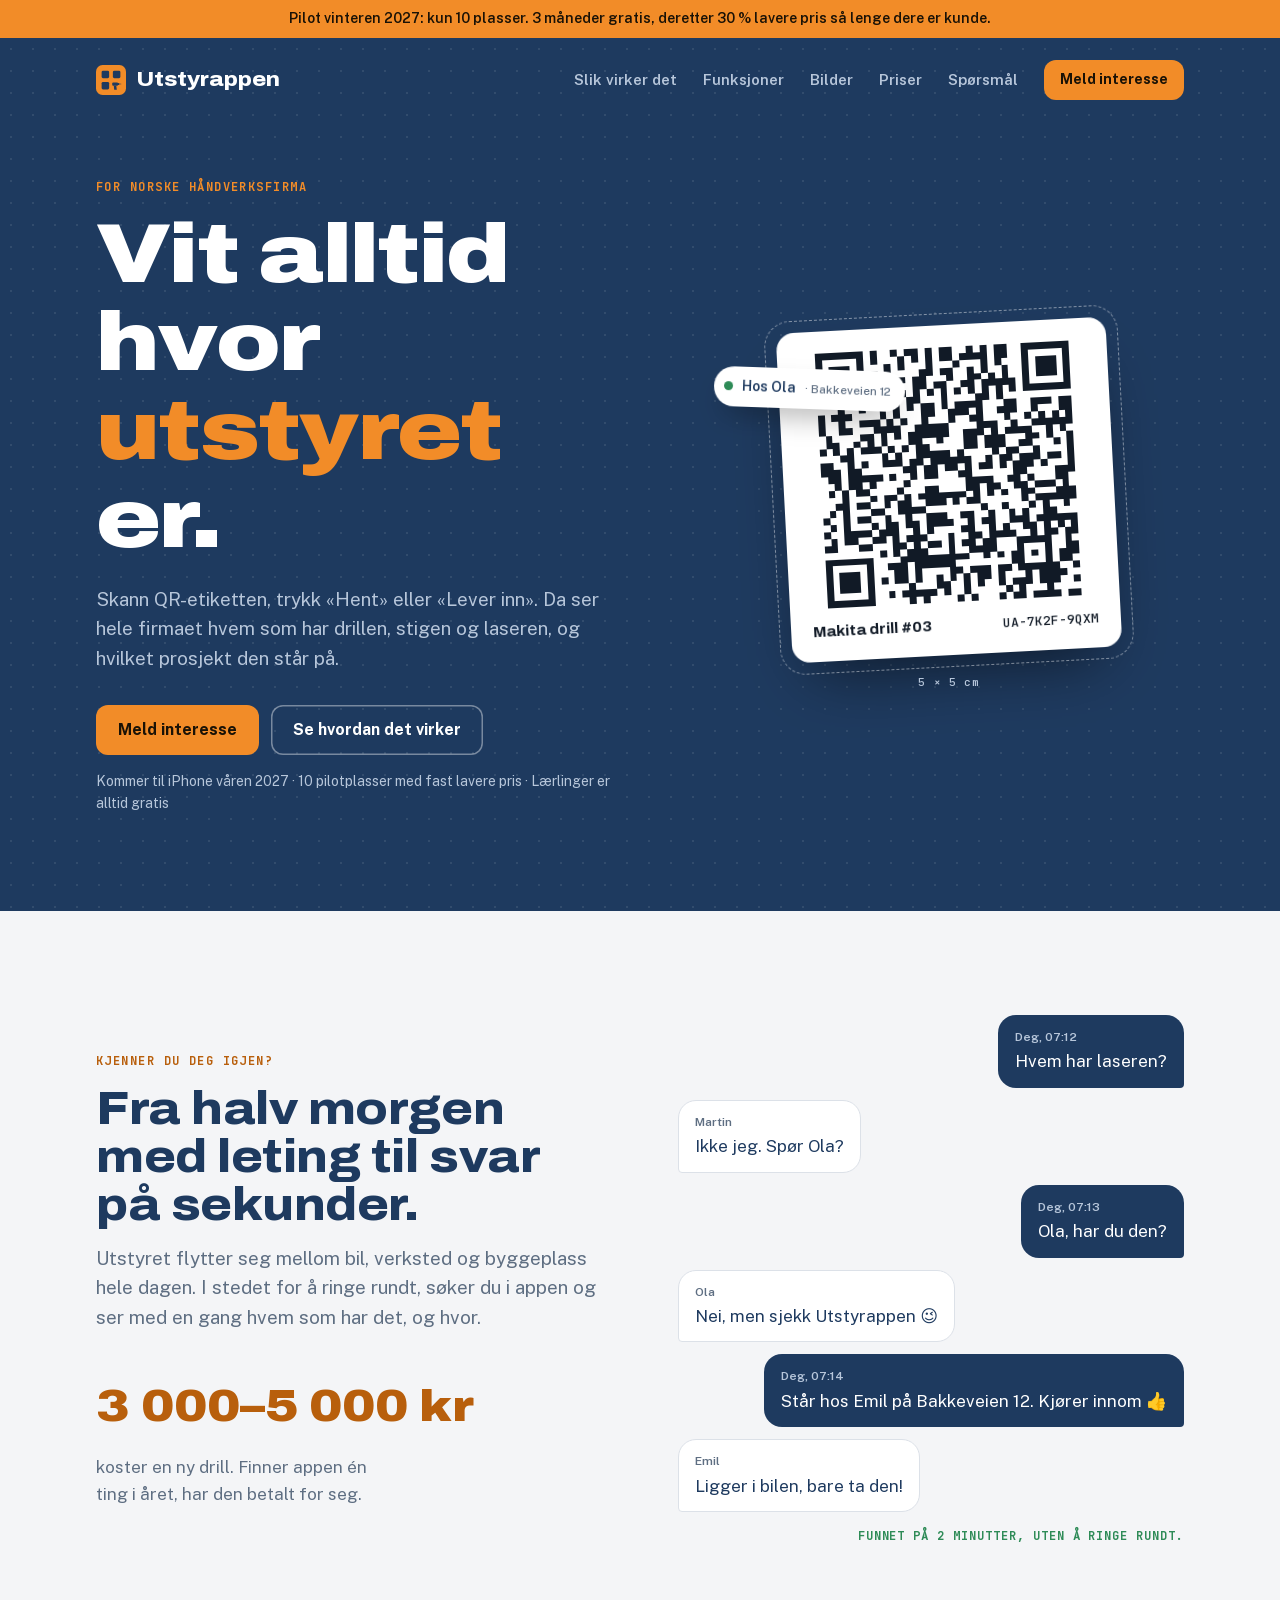
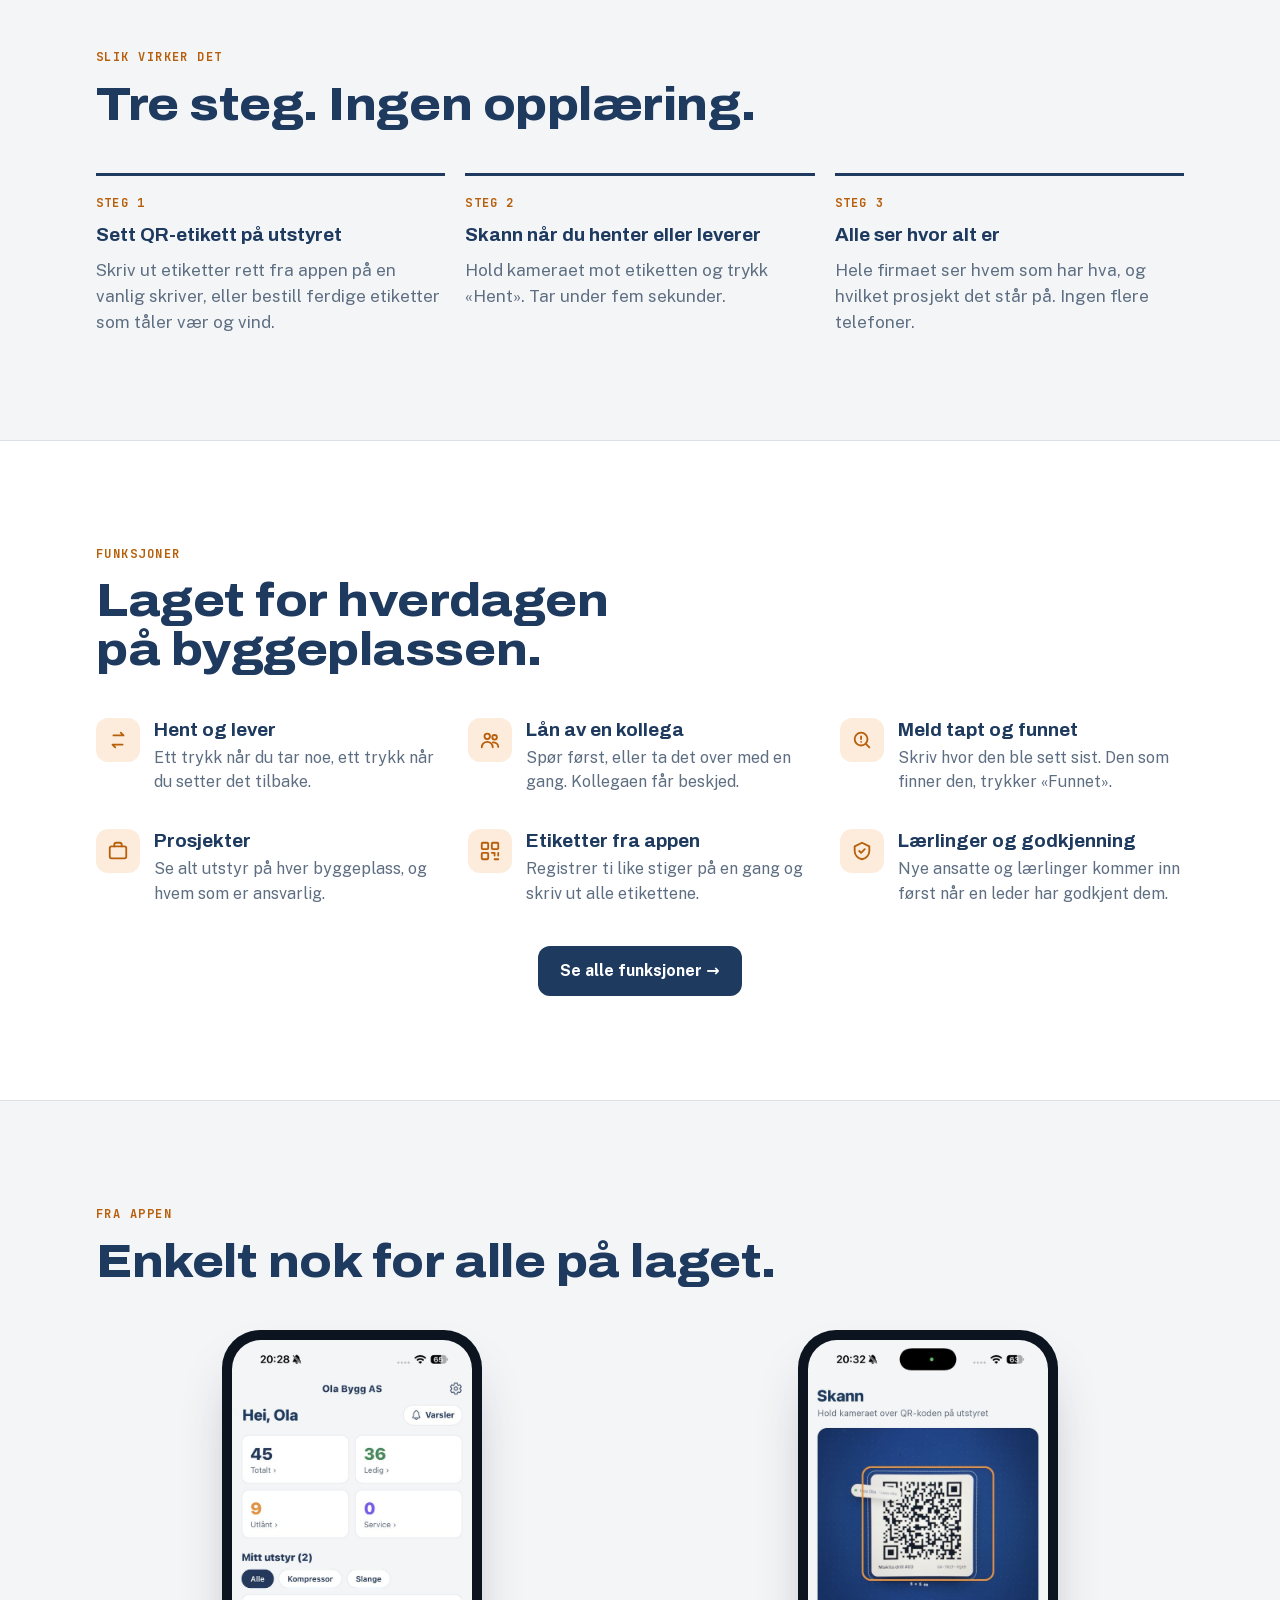
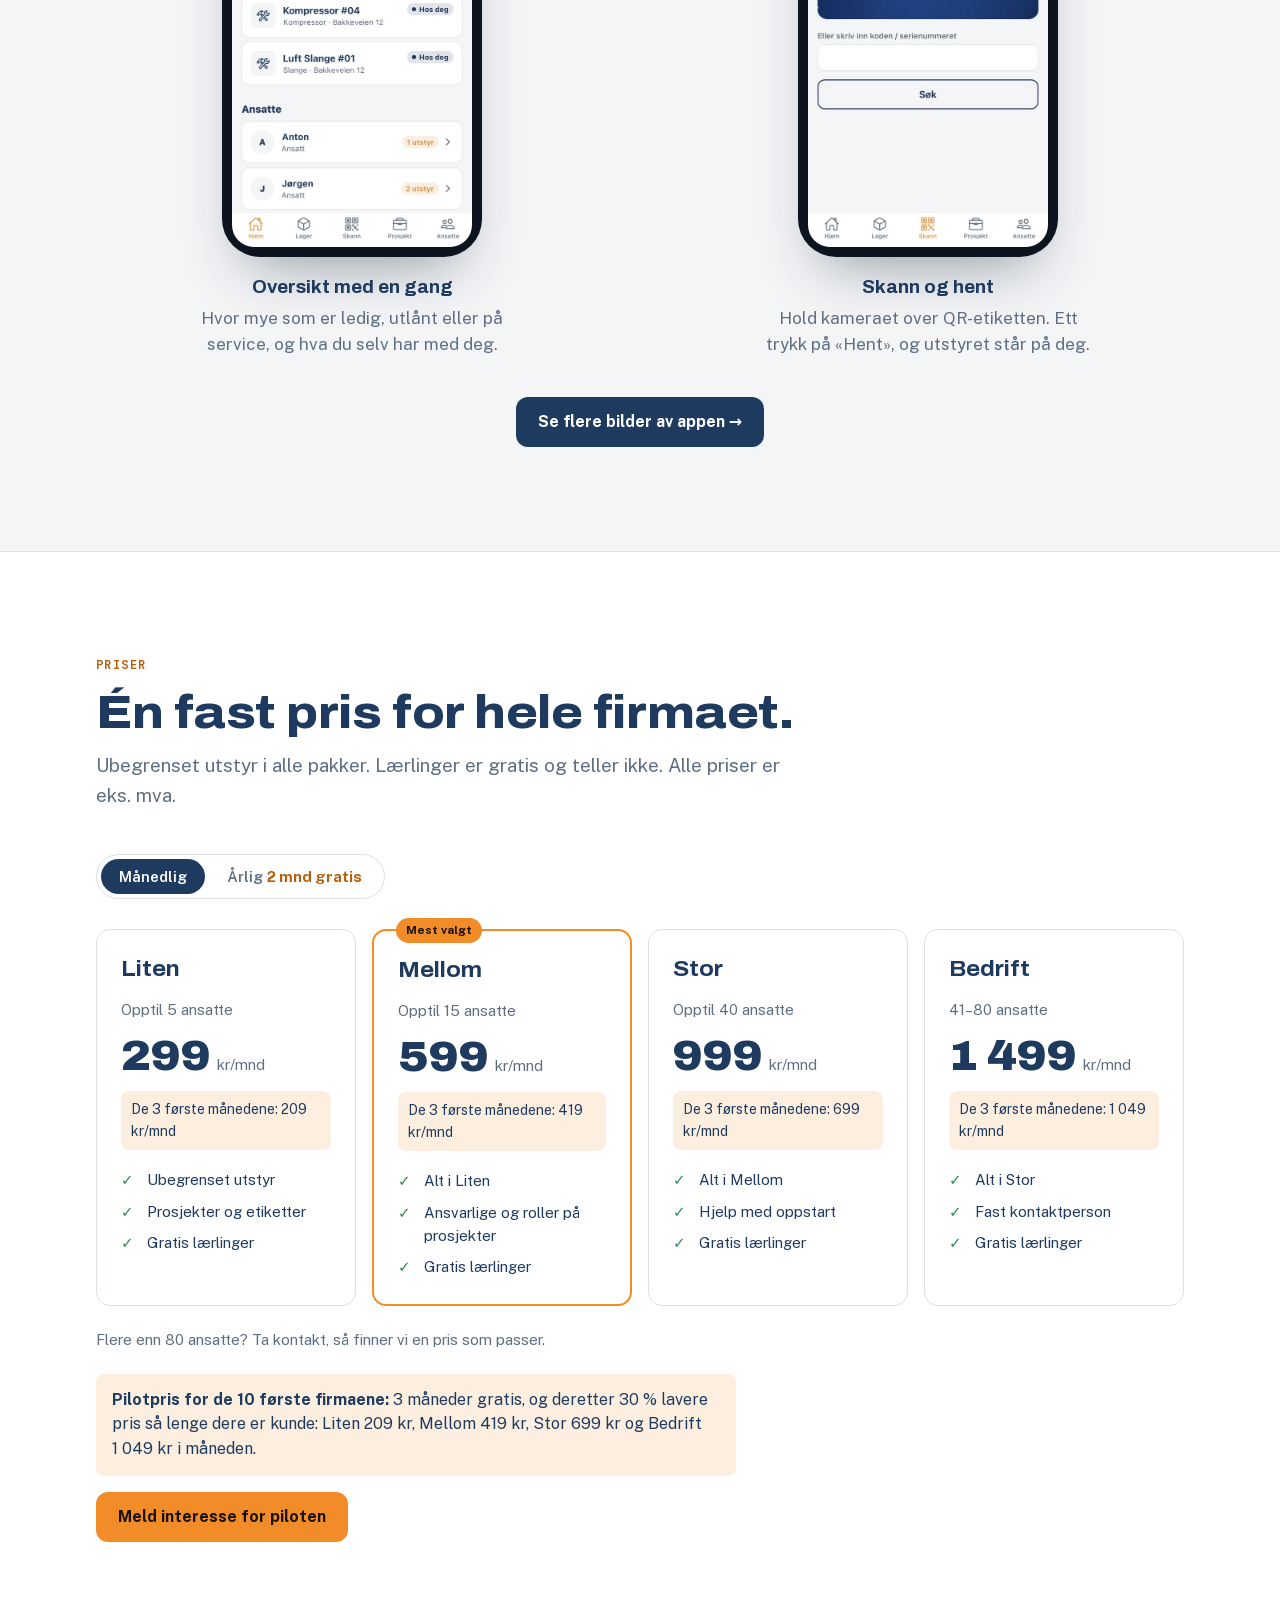
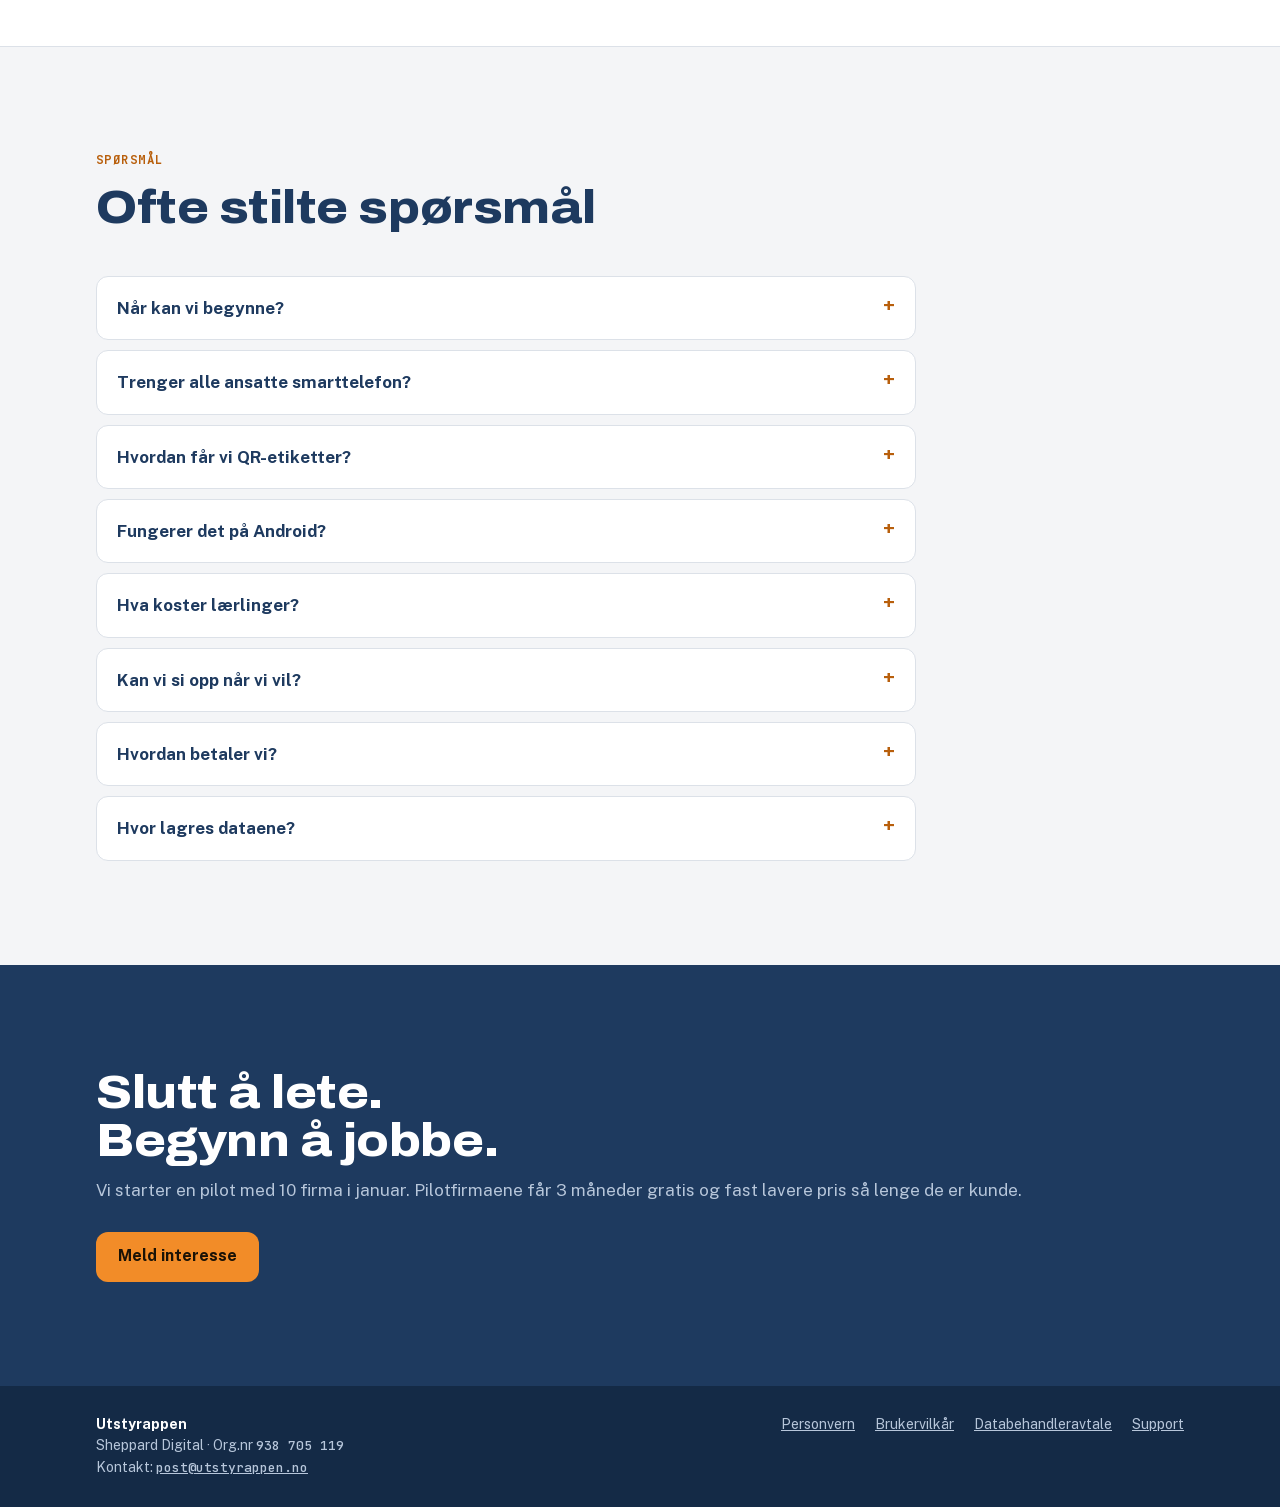
<file: index.html>
<!doctype html>
<html lang="nb">
<head>
<meta charset="utf-8">
<meta name="viewport" content="width=device-width, initial-scale=1, viewport-fit=cover">
<title>Utstyrappen – vit alltid hvor utstyret er</title>
<meta name="description" content="Utstyrappen holder oversikt over drill, stige, laser og alt annet utstyr i håndverksfirmaet. Skann QR-etiketten, trykk Hent eller Lever inn, og hele firmaet ser hvor alt er.">
<meta property="og:title" content="Utstyrappen – vit alltid hvor utstyret er">
<meta property="og:description" content="Utstyrsoversikt for norske håndverksfirma. Skann, hent og lever – hele firmaet ser hvor alt er.">
<meta property="og:url" content="https://utstyrappen.no/">
<meta property="og:type" content="website">
<meta property="og:locale" content="nb_NO">
<link rel="icon" href="favicon.svg" type="image/svg+xml">
<link rel="stylesheet" href="fonts.css">
<script>
// Lenker fra appens e-poster (bekreft e-post, nytt passord) lander her med nøkler i adressen.
// Send dem videre til en forklarende side, og fjern nøklene fra adressen.
(function () {
  var h = location.hash.slice(1), s = location.search.slice(1);
  if (!/(access_token|error_code|error_description|type)=/.test(h + '&' + s)) return;
  var p = new URLSearchParams(h + '&' + s);
  var dit = p.get('error_code') || p.get('error') ? '?feil=1' : p.get('type') === 'recovery' ? '?type=recovery' : '';
  location.replace('/bekreftet.html' + dit);
})();
</script>
<style>
html { -webkit-text-size-adjust: 100%; }
body { margin: 0; }
img { max-width: 100%; }
/* Layout: a workshop label sheet — navy band hero holding one oversized QR label, then calm white sections on a cool grey ground */
:root {
  --navy: #1E3A5F;
  --navy-deep: #142A46;
  --orange: #F28C28;
  --orange-ink: #B85F0C;
  --bg: #F4F5F7;
  --surface: #FFFFFF;
  --ink: #1E3A5F;
  --muted: #5E6E82;
  --line: #DCE1E8;
  --label: #FFFFFF;
  --label-ink: #111A26;
  --on-navy: #FFFFFF;
  --on-navy-muted: #B7C6DA;
  --font-display: "Archivo", "Arial Narrow", system-ui, sans-serif;
  --font-body: "Public Sans", system-ui, -apple-system, "Segoe UI", sans-serif;
  --font-mono: "JetBrains Mono", ui-monospace, "SF Mono", Menlo, monospace;
  --r: 14px;
}
@media (prefers-color-scheme: dark) {
  :root:not([data-theme="light"]) {
    --navy: #17304F; --navy-deep: #0E1F35; --orange: #F59A3E; --orange-ink: #F59A3E;
    --bg: #0E1621; --surface: #172231; --ink: #E4ECF6; --muted: #93A3B8; --line: #263447;
    --label: #F7F8FA; --label-ink: #111A26; --on-navy: #FFFFFF; --on-navy-muted: #A9BAD0;
    color-scheme: dark;
  }
}
:root[data-theme="dark"] {
  --navy: #17304F; --navy-deep: #0E1F35; --orange: #F59A3E; --orange-ink: #F59A3E;
  --bg: #0E1621; --surface: #172231; --ink: #E4ECF6; --muted: #93A3B8; --line: #263447;
  --label: #F7F8FA; --label-ink: #111A26; --on-navy: #FFFFFF; --on-navy-muted: #A9BAD0;
  color-scheme: dark;
}

* { box-sizing: border-box; }
body { background: var(--bg); color: var(--ink); font-family: var(--font-body); font-size: 17px; line-height: 1.55; }
h1, h2, h3 { font-family: var(--font-display); text-wrap: balance; margin: 0; line-height: 1.05; }
h2 { font-size: clamp(30px, 4.6vw, 46px); font-weight: 800; font-stretch: 112%; letter-spacing: -0.01em; }
h3 { font-size: 19px; font-weight: 700; font-stretch: 100%; line-height: 1.25; }
p { margin: 0; }
a { color: inherit; }
:focus-visible { outline: 3px solid var(--orange); outline-offset: 3px; border-radius: 6px; }

.wrap { max-width: 1120px; margin: 0 auto; padding-left: max(16px, env(safe-area-inset-left, 0px)); padding-right: max(16px, env(safe-area-inset-right, 0px)); }
section { padding-block: clamp(56px, 9vw, 104px); }
.eyebrow { font-family: var(--font-mono); font-size: 12px; font-weight: 700; letter-spacing: 0.12em; text-transform: uppercase; color: var(--orange-ink); }
.lead { color: var(--muted); font-size: 19px; max-width: 58ch; }
.section-head { display: grid; gap: 14px; margin-bottom: 44px; max-width: 760px; }

/* Utkast-stripe */
.draft { background: var(--orange); color: #1A1206; font-size: 14px; font-weight: 600; }
.draft .wrap { padding-block: 8px; display: flex; gap: 8px; flex-wrap: wrap; justify-content: center; text-align: center; }

/* Topplinje + hero */
.hero { background: var(--navy); color: var(--on-navy); padding-block: 0 clamp(56px, 8vw, 96px); position: relative; overflow: hidden; }
.hero::before { content: ""; position: absolute; inset: 0; background-image: radial-gradient(color-mix(in srgb, var(--on-navy) 9%, transparent) 1px, transparent 1px); background-size: 22px 22px; pointer-events: none; }
nav { position: relative; display: flex; align-items: center; justify-content: space-between; gap: 16px; padding-block: 22px; }
.brand { display: flex; align-items: center; gap: 10px; font-family: var(--font-display); font-weight: 800; font-stretch: 110%; font-size: 21px; text-decoration: none; }
.brand-mark { width: 30px; height: 30px; border-radius: 8px; background: var(--orange); display: grid; place-items: center; }
.navlinks { display: flex; gap: 26px; align-items: center; font-weight: 600; font-size: 15px; }
.navlinks a { text-decoration: none; color: var(--on-navy-muted); }
.navlinks a:hover { color: var(--on-navy); }

.hero-grid { position: relative; display: grid; grid-template-columns: 1.15fr 1fr; gap: clamp(32px, 6vw, 80px); align-items: center; padding-top: clamp(24px, 5vw, 56px); }
@media (max-width: 860px) { .hero-grid { grid-template-columns: 1fr; } }
.hero h1 { font-size: clamp(44px, 7.4vw, 84px); font-weight: 900; font-stretch: 118%; letter-spacing: -0.02em; }
.hero h1 em { font-style: normal; color: var(--orange); }
.hero .lead { color: var(--on-navy-muted); margin-top: 22px; }
.cta-row { display: flex; flex-wrap: wrap; gap: 12px; margin-top: 32px; }
.btn { display: inline-flex; align-items: center; justify-content: center; gap: 8px; height: 50px; padding: 0 22px; border-radius: 12px; font-weight: 700; font-size: 16px; text-decoration: none; border: 0; cursor: pointer; font-family: var(--font-body); }
.btn-orange { background: var(--orange); color: #1A1206; }
.btn-orange:hover { filter: brightness(1.06); }
.btn-ghost { background: transparent; color: var(--on-navy); box-shadow: inset 0 0 0 1.5px color-mix(in srgb, var(--on-navy) 40%, transparent); }
.btn-small { height: 40px; padding: 0 16px; font-size: 14px; }
.hero-note { margin-top: 16px; font-size: 14px; color: var(--on-navy-muted); }

/* Den store etiketten */
.label-stage { position: relative; display: grid; place-items: center; padding: 28px 8px 40px; }
.label { position: relative; width: min(330px, 82vw); aspect-ratio: 1; max-width: 100%; background: var(--label); color: var(--label-ink); border-radius: 18px; padding: 22px 22px 18px; display: grid; grid-template-rows: 1fr auto; gap: 12px; box-shadow: 0 30px 60px -20px rgba(0,0,0,.55); transform: rotate(-3deg); }
.label::after { content: ""; position: absolute; inset: -12px; border: 1.5px dashed color-mix(in srgb, var(--on-navy) 45%, transparent); border-radius: 26px; pointer-events: none; }
.label svg { width: 100%; height: 100%; display: block; }
.label svg path[stroke] { stroke: var(--label-ink); }
.label-meta { display: flex; justify-content: space-between; align-items: baseline; gap: 8px; font-family: var(--font-mono); font-size: 13px; }
.label-meta b { font-family: var(--font-display); font-stretch: 105%; font-size: 15px; }
.dim { position: absolute; font-family: var(--font-mono); font-size: 11px; color: var(--on-navy-muted); letter-spacing: .06em; }
.dim-x { bottom: 4px; left: 50%; transform: translateX(-50%); }
.dim-y { right: -6px; top: 50%; transform: translateY(-50%) rotate(90deg); }
.chip { position: absolute; left: 0; top: 18%; background: var(--surface); color: var(--ink); border-radius: 999px; padding: 9px 14px 9px 10px; display: flex; align-items: center; gap: 9px; font-size: 14px; font-weight: 600; box-shadow: 0 14px 30px -12px rgba(0,0,0,.5); transform: rotate(2deg); }
.chip .dot { width: 9px; height: 9px; border-radius: 50%; background: #2E8B57; }
.chip small { color: var(--muted); font-weight: 500; }
@media (max-width: 480px) { .chip { left: -4px; top: 4%; } }

/* Problem */
.calls { display: grid; gap: 12px; max-width: 560px; }
.bubble { background: var(--surface); border: 1px solid var(--line); border-radius: 18px 18px 18px 4px; padding: 12px 16px; width: fit-content; max-width: 100%; }
.bubble.me { justify-self: end; border-radius: 18px 18px 4px 18px; background: var(--navy); color: var(--on-navy); border-color: transparent; }
.bubble small { display: block; font-size: 12px; color: var(--muted); font-weight: 600; margin-bottom: 2px; }
.bubble.me small { color: var(--on-navy-muted); }
.solved { justify-self: end; margin: 4px 0 0; font: 700 12px var(--font-mono); letter-spacing: .08em; text-transform: uppercase; color: #2E8B57; }
.switch { display: flex; align-items: center; gap: 10px; color: var(--orange-ink); font: 700 12px var(--font-mono); letter-spacing: .1em; text-transform: uppercase; margin-block: 6px; }
.switch::before, .switch::after { content: ""; flex: 1; height: 1px; background: var(--line); }
.appcard { display: grid; grid-template-columns: 40px 1fr auto; gap: 12px; align-items: center; background: var(--surface); border: 2px solid var(--orange); border-radius: 16px; padding: 12px 14px; box-shadow: 0 14px 30px -18px rgba(15,30,50,.45); }
.appcard-ico { width: 40px; height: 40px; border-radius: 10px; background: var(--orange); color: #1A1206; display: grid; place-items: center; }
.appcard div { display: grid; min-width: 0; }
.appcard b { font-family: var(--font-display); font-stretch: 105%; font-size: 17px; }
.appcard span { color: var(--muted); font-size: 14px; }
.appcard em { font-style: normal; font-size: 12px; font-weight: 700; color: #2E8B57; background: color-mix(in srgb, #2E8B57 14%, transparent); padding: 4px 9px; border-radius: 999px; }
.more { display: flex; justify-content: center; margin-top: 40px; }
.btn-more { background: var(--navy); color: var(--on-navy); }
.btn-more:hover { filter: brightness(1.15); }
.problem-grid { display: grid; grid-template-columns: 1fr 1fr; gap: clamp(32px, 6vw, 80px); align-items: center; }
@media (max-width: 860px) { .problem-grid { grid-template-columns: 1fr; } }
.cost { margin-top: 26px; display: flex; gap: 14px; align-items: baseline; flex-wrap: wrap; }
.cost strong { font-family: var(--font-display); font-weight: 900; font-stretch: 115%; font-size: 44px; color: var(--orange-ink); font-variant-numeric: tabular-nums; }
.cost span { color: var(--muted); max-width: 30ch; }

/* Steg */
.steps { display: grid; grid-template-columns: repeat(3, 1fr); gap: 20px; counter-reset: s; }
@media (max-width: 860px) { .steps { grid-template-columns: 1fr; } }
.step { border-top: 3px solid var(--ink); padding-top: 18px; display: grid; gap: 10px; align-content: start; }
.step::before { counter-increment: s; content: "Steg " counter(s); font-family: var(--font-mono); font-size: 12px; font-weight: 700; letter-spacing: .1em; text-transform: uppercase; color: var(--orange-ink); }
.step p { color: var(--muted); }

/* Funksjoner */
.band { background: var(--surface); border-block: 1px solid var(--line); }
.features { display: grid; grid-template-columns: repeat(3, 1fr); gap: 34px 28px; }
@media (max-width: 860px) { .features { grid-template-columns: repeat(2, 1fr); } }
@media (max-width: 520px) { .features { grid-template-columns: 1fr; } }
.feature { display: grid; grid-template-columns: 44px 1fr; gap: 14px; align-items: start; }
.feature .ico { width: 44px; height: 44px; border-radius: 12px; background: color-mix(in srgb, var(--orange) 16%, transparent); display: grid; place-items: center; color: var(--orange-ink); }
.feature .ico svg { width: 22px; height: 22px; }
.feature div { min-width: 0; display: grid; gap: 4px; }
.feature p { color: var(--muted); font-size: 16px; }

/* Skjermbilder */
.shots { display: grid; grid-template-columns: 1fr 1fr; gap: clamp(24px, 5vw, 64px); align-items: start; }
@media (max-width: 700px) { .shots { grid-template-columns: 1fr; } }
.shot { display: grid; gap: 18px; justify-items: center; text-align: center; }
.phone { width: min(260px, 72vw); max-width: 100%; border-radius: 38px; padding: 10px; background: #0C1420; box-shadow: 0 30px 60px -25px rgba(15,30,50,.45); }
.phone img { display: block; width: 100%; height: auto; aspect-ratio: 9 / 19; object-fit: cover; object-position: top; border-radius: 29px 29px 22px 22px; }
.shot p { color: var(--muted); max-width: 34ch; }

/* Priser */
.toggle { display: inline-flex; background: var(--surface); border: 1px solid var(--line); border-radius: 999px; padding: 4px; gap: 4px; margin-bottom: 30px; }
.toggle button { border: 0; background: transparent; color: var(--muted); font: 600 15px var(--font-body); padding: 9px 18px; border-radius: 999px; cursor: pointer; }
.toggle button[aria-pressed="true"] { background: var(--navy); color: var(--on-navy); }
.toggle .save { color: var(--orange-ink); font-weight: 700; }
.toggle button[aria-pressed="true"] .save { color: var(--orange); }
.plans { display: grid; grid-template-columns: repeat(4, 1fr); gap: 16px; }
@media (max-width: 1000px) { .plans { grid-template-columns: repeat(2, 1fr); } }
@media (max-width: 600px) { .plans { grid-template-columns: 1fr; } }
.plan { background: var(--surface); border: 1px solid var(--line); border-radius: var(--r); padding: 26px 24px; display: grid; gap: 14px; align-content: start; }
.plan.pop { border: 2px solid var(--orange); position: relative; }
.plan.pop::before { content: "Mest valgt"; position: absolute; top: -13px; left: 22px; background: var(--orange); color: #1A1206; font-size: 12px; font-weight: 700; padding: 3px 10px; border-radius: 999px; }
.plan h3 { font-size: 22px; font-stretch: 110%; }
.plan .who { color: var(--muted); font-size: 15px; }
.price { display: flex; align-items: baseline; gap: 6px; font-variant-numeric: tabular-nums; }
.price b { font-family: var(--font-display); font-size: 42px; font-weight: 900; font-stretch: 108%; line-height: 1; }
.price span { color: var(--muted); font-size: 15px; }
.deal { font-size: 14px; background: color-mix(in srgb, var(--orange) 14%, transparent); color: var(--ink); border-radius: 8px; padding: 8px 10px; }
.plan ul { list-style: none; padding: 0; margin: 4px 0 0; display: grid; gap: 8px; font-size: 15px; }
.plan li { display: grid; grid-template-columns: 18px 1fr; gap: 8px; }
.plan li::before { content: "✓"; color: #2E8B57; font-weight: 800; }
.plans-note { margin-top: 22px; color: var(--muted); font-size: 15px; }

/* FAQ */
.faq { display: grid; gap: 10px; max-width: 820px; }
details { background: var(--surface); border: 1px solid var(--line); border-radius: 12px; padding: 0 20px; }
summary { cursor: pointer; list-style: none; padding: 18px 0; font-weight: 700; display: flex; justify-content: space-between; gap: 16px; }
summary::-webkit-details-marker { display: none; }
summary::after { content: "+"; font-family: var(--font-mono); color: var(--orange-ink); font-size: 20px; line-height: 1; }
details[open] summary::after { content: "–"; }
details p { padding-bottom: 18px; color: var(--muted); max-width: 65ch; }

/* Avslutning */
.final { background: var(--navy); color: var(--on-navy); text-align: left; }
.final-grid { display: flex; flex-wrap: wrap; gap: 28px; align-items: center; justify-content: space-between; }
.final h2 { max-width: 16ch; }
.final p { color: var(--on-navy-muted); margin-top: 12px; }

footer { background: var(--navy-deep); color: var(--on-navy-muted); font-size: 14px; }
footer .wrap { padding-block: 28px; display: flex; flex-wrap: wrap; gap: 14px 28px; justify-content: space-between; }
footer .links { display: flex; gap: 20px; flex-wrap: wrap; }
footer .mono { font-family: var(--font-mono); font-size: 13px; }

@media (prefers-reduced-motion: no-preference) {
  .label { animation: settle .9s cubic-bezier(.2,.8,.2,1) both; }
  .chip { animation: pop .5s .6s cubic-bezier(.2,.8,.2,1.2) both; }
  @keyframes settle { from { transform: rotate(-9deg) translateY(14px); } to { transform: rotate(-3deg); } }
  @keyframes pop { from { transform: rotate(2deg) scale(.85); } to { transform: rotate(2deg) scale(1); } }
}
/* Felles meny på alle sider. På mobil legger lenkene seg på en egen linje som kan sveipes. */
.topnav { position: relative; display: flex; align-items: center; flex-wrap: wrap; gap: 14px 26px; padding-block: 22px; }
.topnav .brand { margin-right: auto; display: flex; align-items: center; gap: 10px; font-family: var(--font-display); font-weight: 800; font-stretch: 110%; font-size: 21px; text-decoration: none; color: var(--on-navy); }
.topnav .brand img { width: 30px; height: 30px; display: block; }
.topnav .navlinks { display: flex; gap: 26px; align-items: center; font-weight: 600; font-size: 15px; }
.topnav .navlinks a { text-decoration: none; color: var(--on-navy-muted); white-space: nowrap; }
.topnav .navlinks a:hover, .topnav .navlinks a[aria-current] { color: var(--on-navy); }
.topnav .navlinks a[aria-current] { text-decoration: underline; text-decoration-color: var(--orange); text-decoration-thickness: 2px; text-underline-offset: 6px; }
.topnav .btn-small { height: 40px; padding: 0 16px; font-size: 14px; }
@media (max-width: 760px) {
  .topnav .navlinks { order: 3; width: 100%; gap: 20px; font-size: 14px; overflow-x: auto; scrollbar-width: none; padding-bottom: 4px; }
  .topnav .navlinks::-webkit-scrollbar { display: none; }
  .topnav .navlinks a { display: inline; }
}
</style>
</head>
<body>

<div class="draft"><div class="wrap">Pilot vinteren 2027: kun 10 plasser. 3 måneder gratis, deretter 30 % lavere pris så lenge dere er kunde.</div></div>

<header class="hero">
  <div class="wrap">
    <nav class="topnav" aria-label="Hovedmeny">
      <a class="brand" href="/"><img src="favicon.svg" width="30" height="30" alt="">Utstyrappen</a>
      <div class="navlinks">
        <a href="/#slik">Slik virker det</a>
        <a href="funksjoner.html">Funksjoner</a>
        <a href="bilder.html">Bilder</a>
        <a href="/#priser">Priser</a>
        <a href="/#sporsmal">Spørsmål</a>
      </div>
      <a class="btn btn-orange btn-small" href="mailto:post@utstyrappen.no?subject=Interessert%20i%20Utstyrappen&amp;body=Hei%21%0A%0AVi%20er%20interessert%20i%20Utstyrappen.%0A%0AFirma%3A%0AAntall%20ansatte%3A%0ATelefon%3A%0A">Meld interesse</a>
    </nav>

    <div class="hero-grid">
      <div>
        <p class="eyebrow" style="color: var(--orange)">For norske håndverksfirma</p>
        <h1 style="margin-top:14px">Vit alltid hvor <em>utstyret</em> er.</h1>
        <p class="lead">Skann QR-etiketten, trykk «Hent» eller «Lever inn». Da ser hele firmaet hvem som har drillen, stigen og laseren, og hvilket prosjekt den står på.</p>
        <div class="cta-row">
          <a class="btn btn-orange" href="mailto:post@utstyrappen.no?subject=Interessert%20i%20Utstyrappen&body=Hei%21%0A%0AVi%20er%20interessert%20i%20Utstyrappen.%0A%0AFirma%3A%0AAntall%20ansatte%3A%0ATelefon%3A%0A">Meld interesse</a>
          <a class="btn btn-ghost" href="#slik">Se hvordan det virker</a>
        </div>
        <p class="hero-note">Kommer til iPhone våren 2027 · 10 pilotplasser med fast lavere pris · Lærlinger er alltid gratis</p>
      </div>

      <div class="label-stage" aria-label="Eksempel på QR-etikett">
        <div class="label">
          <svg aria-hidden="true" xmlns="http://www.w3.org/2000/svg" viewBox="0 0 37 37" shape-rendering="crispEdges"><path stroke="#000000" d="M0 0.5h7m1 0h1m2 0h1m1 0h2m1 0h1m1 0h2m2 0h1m1 0h1m1 0h2m2 0h7M0 1.5h1m5 0h1m1 0h1m3 0h1m1 0h1m1 0h1m1 0h2m1 0h4m1 0h2m2 0h1m5 0h1M0 2.5h1m1 0h3m1 0h1m3 0h1m1 0h1m3 0h1m3 0h1m3 0h1m1 0h1m3 0h1m1 0h3m1 0h1M0 3.5h1m1 0h3m1 0h1m1 0h1m1 0h1m4 0h2m1 0h2m2 0h1m1 0h1m2 0h1m2 0h1m1 0h3m1 0h1M0 4.5h1m1 0h3m1 0h1m1 0h1m2 0h2m1 0h2m3 0h1m2 0h2m1 0h1m1 0h1m2 0h1m1 0h3m1 0h1M0 5.5h1m5 0h1m1 0h1m5 0h2m1 0h2m2 0h2m1 0h5m1 0h1m5 0h1M0 6.5h7m1 0h1m1 0h1m1 0h1m1 0h1m1 0h1m1 0h1m1 0h1m1 0h1m1 0h1m1 0h1m1 0h1m1 0h7M10 7.5h2m1 0h2m3 0h1m4 0h2m1 0h1M3 8.5h1m2 0h1m2 0h1m1 0h1m1 0h1m1 0h2m1 0h1m1 0h4m3 0h2m2 0h3m1 0h2M0 9.5h1m1 0h3m4 0h1m1 0h1m3 0h2m2 0h3m1 0h1m2 0h3m2 0h1m3 0h2M0 10.5h1m2 0h1m2 0h3m1 0h1m1 0h1m2 0h1m3 0h1m2 0h2m3 0h1m2 0h1m1 0h1m1 0h1m1 0h1M0 11.5h1m2 0h2m3 0h4m2 0h5m4 0h3m2 0h1m2 0h6M1 12.5h1m4 0h2m1 0h1m1 0h1m1 0h6m2 0h3m1 0h1m1 0h4m2 0h1m1 0h1M1 13.5h2m2 0h1m1 0h1m1 0h1m3 0h2m2 0h1m3 0h2m1 0h3m3 0h2m1 0h1m2 0h1M0 14.5h1m1 0h1m1 0h1m1 0h3m1 0h1m1 0h1m1 0h2m5 0h2m1 0h3m2 0h2m3 0h1m1 0h1M3 15.5h2m4 0h1m1 0h1m2 0h5m1 0h1m4 0h1m1 0h2m2 0h1m4 0h1M0 16.5h2m2 0h1m1 0h1m2 0h3m1 0h2m1 0h6m2 0h1m1 0h2m1 0h3m1 0h2m1 0h1M0 17.5h3m1 0h2m6 0h2m1 0h2m1 0h2m1 0h1m1 0h2m1 0h1m1 0h3m1 0h1m3 0h1M1 18.5h2m1 0h5m1 0h1m2 0h1m1 0h2m3 0h2m6 0h2m4 0h3M2 19.5h1m1 0h2m1 0h1m4 0h1m8 0h4m2 0h2m1 0h1m3 0h2M1 20.5h1m1 0h1m1 0h2m4 0h1m3 0h2m4 0h2m1 0h2m2 0h2m1 0h3m1 0h1M3 21.5h1m3 0h1m1 0h2m1 0h1m1 0h7m1 0h1m1 0h1m1 0h1m2 0h2m3 0h3M2 22.5h2m1 0h2m2 0h1m1 0h2m2 0h3m1 0h1m1 0h2m6 0h1m1 0h6M1 23.5h1m1 0h1m3 0h2m2 0h4m8 0h1m2 0h1m3 0h1m1 0h1m2 0h1M0 24.5h1m2 0h1m1 0h2m2 0h1m2 0h1m2 0h3m2 0h2m2 0h1m2 0h1m1 0h1m2 0h2M1 25.5h1m1 0h1m3 0h1m1 0h2m1 0h2m1 0h4m2 0h1m1 0h2m2 0h3m1 0h6M0 26.5h1m2 0h4m1 0h3m2 0h1m1 0h1m4 0h2m2 0h1m1 0h1m2 0h2m1 0h1m1 0h1m1 0h1M1 27.5h1m1 0h2m2 0h2m1 0h1m1 0h3m3 0h1m2 0h2m1 0h4m2 0h1m1 0h2m1 0h2M0 28.5h2m3 0h2m3 0h2m1 0h1m1 0h2m1 0h1m1 0h2m1 0h2m3 0h5m2 0h1M8 29.5h1m1 0h1m1 0h3m3 0h1m2 0h4m3 0h1m3 0h1m2 0h2M0 30.5h7m4 0h10m2 0h1m1 0h1m1 0h2m1 0h1m1 0h1m1 0h3M0 31.5h1m5 0h1m2 0h3m1 0h6m8 0h2m3 0h1m1 0h2M0 32.5h1m1 0h3m1 0h1m3 0h2m1 0h1m4 0h2m1 0h3m1 0h2m1 0h6m2 0h1M0 33.5h1m1 0h3m1 0h1m1 0h1m1 0h2m1 0h1m2 0h1m1 0h1m1 0h1m1 0h2m1 0h1m3 0h1m1 0h4M0 34.5h1m1 0h3m1 0h1m5 0h1m3 0h2m2 0h1m1 0h1m2 0h1m1 0h3m1 0h3m2 0h1M0 35.5h1m5 0h1m2 0h1m1 0h5m1 0h1m2 0h1m5 0h1m1 0h1m3 0h1M0 36.5h7m5 0h1m1 0h1m4 0h1m1 0h1m3 0h1m1 0h2m1 0h4m1 0h2"/></svg>

          <div class="label-meta"><b>Makita drill #03</b><span>UA-7K2F-9QXM</span></div>
        </div>
        <span class="dim dim-x">5 × 5 cm</span>
        <div class="chip" aria-hidden="true"><span class="dot"></span>Hos Ola <small>· Bakkeveien 12</small></div>
      </div>
    </div>
  </div>
</header>

<main>
  <section>
    <div class="wrap problem-grid">
      <div class="section-head" style="margin:0">
        <p class="eyebrow">Kjenner du deg igjen?</p>
        <h2>Fra halv morgen med leting til svar på sekunder.</h2>
        <p class="lead">Utstyret flytter seg mellom bil, verksted og byggeplass hele dagen. I stedet for å ringe rundt, søker du i appen og ser med en gang hvem som har det, og hvor.</p>
        <div class="cost"><strong>3 000–5 000 kr</strong><span>koster en ny drill. Finner appen én ting i året, har den betalt for seg.</span></div>
      </div>
      <div class="calls" aria-label="Eksempel på en samtale der Utstyrappen finner laseren">
        <div class="bubble me"><small>Deg, 07:12</small>Hvem har laseren?</div>
        <div class="bubble"><small>Martin</small>Ikke jeg. Spør Ola?</div>
        <div class="bubble me"><small>Deg, 07:13</small>Ola, har du den?</div>
        <div class="bubble"><small>Ola</small>Nei, men sjekk Utstyrappen 😉</div>
        <div class="bubble me"><small>Deg, 07:14</small>Står hos Emil på Bakkeveien 12. Kjører innom 👍</div>
        <div class="bubble"><small>Emil</small>Ligger i bilen, bare ta den!</div>
        <p class="solved">Funnet på 2 minutter, uten å ringe rundt.</p>
      </div>
    </div>
  </section>

  <section id="slik" style="padding-top:0">
    <div class="wrap">
      <div class="section-head">
        <p class="eyebrow">Slik virker det</p>
        <h2>Tre steg. Ingen opplæring.</h2>
      </div>
      <div class="steps">
        <div class="step"><h3>Sett QR-etikett på utstyret</h3><p>Skriv ut etiketter rett fra appen på en vanlig skriver, eller bestill ferdige etiketter som tåler vær og vind.</p></div>
        <div class="step"><h3>Skann når du henter eller leverer</h3><p>Hold kameraet mot etiketten og trykk «Hent». Tar under fem sekunder.</p></div>
        <div class="step"><h3>Alle ser hvor alt er</h3><p>Hele firmaet ser hvem som har hva, og hvilket prosjekt det står på. Ingen flere telefoner.</p></div>
      </div>
    </div>
  </section>

  <section id="funksjoner" class="band">
    <div class="wrap">
      <div class="section-head">
        <p class="eyebrow">Funksjoner</p>
        <h2>Laget for hverdagen på byggeplassen.</h2>
      </div>
      <div class="features">
        <div class="feature"><span class="ico"><svg viewBox="0 0 24 24" fill="none" stroke="currentColor" stroke-width="2" stroke-linecap="round" stroke-linejoin="round"><path d="M7 7h11l-3-3M17 17H6l3 3"/></svg></span><div><h3>Hent og lever</h3><p>Ett trykk når du tar noe, ett trykk når du setter det tilbake.</p></div></div>
        <div class="feature"><span class="ico"><svg viewBox="0 0 24 24" fill="none" stroke="currentColor" stroke-width="2" stroke-linecap="round" stroke-linejoin="round"><circle cx="9" cy="8" r="3"/><circle cx="17" cy="9" r="2.5"/><path d="M3 20c0-3.3 2.7-6 6-6s6 2.7 6 6M15 14.5c3 0 6 1.8 6 5"/></svg></span><div><h3>Lån av en kollega</h3><p>Spør først, eller ta det over med en gang. Kollegaen får beskjed.</p></div></div>
        <div class="feature"><span class="ico"><svg viewBox="0 0 24 24" fill="none" stroke="currentColor" stroke-width="2" stroke-linecap="round" stroke-linejoin="round"><circle cx="11" cy="11" r="7"/><path d="m20 20-3.5-3.5M11 8v3M11 14h.01"/></svg></span><div><h3>Meld tapt og funnet</h3><p>Skriv hvor den ble sett sist. Den som finner den, trykker «Funnet».</p></div></div>
        <div class="feature"><span class="ico"><svg viewBox="0 0 24 24" fill="none" stroke="currentColor" stroke-width="2" stroke-linecap="round" stroke-linejoin="round"><rect x="3" y="7" width="18" height="13" rx="2"/><path d="M8 7V5a2 2 0 0 1 2-2h4a2 2 0 0 1 2 2v2"/></svg></span><div><h3>Prosjekter</h3><p>Se alt utstyr på hver byggeplass, og hvem som er ansvarlig.</p></div></div>
        <div class="feature"><span class="ico"><svg viewBox="0 0 24 24" fill="none" stroke="currentColor" stroke-width="2" stroke-linecap="round" stroke-linejoin="round"><rect x="3" y="3" width="7" height="7" rx="1"/><rect x="14" y="3" width="7" height="7" rx="1"/><rect x="3" y="14" width="7" height="7" rx="1"/><path d="M14 14h3v3M21 21h-4M21 14v3"/></svg></span><div><h3>Etiketter fra appen</h3><p>Registrer ti like stiger på en gang og skriv ut alle etikettene.</p></div></div>
        <div class="feature"><span class="ico"><svg viewBox="0 0 24 24" fill="none" stroke="currentColor" stroke-width="2" stroke-linecap="round" stroke-linejoin="round"><path d="M12 3 4 7v5c0 4.4 3.4 8.2 8 9 4.6-.8 8-4.6 8-9V7l-8-4z"/><path d="m9 12 2 2 4-4"/></svg></span><div><h3>Lærlinger og godkjenning</h3><p>Nye ansatte og lærlinger kommer inn først når en leder har godkjent dem.</p></div></div>
      </div>
      <p class="more"><a class="btn btn-more" href="funksjoner.html">Se alle funksjoner →</a></p>
    </div>
  </section>

  <section>
    <div class="wrap">
      <div class="section-head">
        <p class="eyebrow">Fra appen</p>
        <h2>Enkelt nok for alle på laget.</h2>
      </div>
      <div class="shots">
        <figure class="shot" style="margin:0">
          <div class="phone"><img src="bilder/hjem.jpg" alt="Forsiden i appen med tall for totalt, ledig, utlånt og service, og ditt eget utstyr" width="600" height="1304" loading="lazy"></div>
          <figcaption><h3>Oversikt med en gang</h3><p style="margin-top:6px">Hvor mye som er ledig, utlånt eller på service, og hva du selv har med deg.</p></figcaption>
        </figure>
        <figure class="shot" style="margin:0">
          <div class="phone"><img src="bilder/skann.jpg" alt="Skann-skjermen med kameraet rettet mot en QR-etikett i den oransje rammen" width="600" height="1304" loading="lazy"></div>
          <figcaption><h3>Skann og hent</h3><p style="margin-top:6px">Hold kameraet over QR-etiketten. Ett trykk på «Hent», og utstyret står på deg.</p></figcaption>
        </figure>
      </div>
      <p class="more"><a class="btn btn-more" href="bilder.html">Se flere bilder av appen →</a></p>
    </div>
  </section>

  <section id="priser" class="band">
    <div class="wrap">
      <div class="section-head">
        <p class="eyebrow">Priser</p>
        <h2>Én fast pris for hele firmaet.</h2>
        <p class="lead">Ubegrenset utstyr i alle pakker. Lærlinger er gratis og teller ikke. Alle priser er eks. mva.</p>
      </div>
      <div class="toggle" role="group" aria-label="Velg betaling">
        <button id="bill-month" type="button" aria-pressed="true">Månedlig</button>
        <button id="bill-year" type="button" aria-pressed="false">Årlig <span class="save">2 mnd gratis</span></button>
      </div>
      <div class="plans">
        <div class="plan">
          <h3>Liten</h3><p class="who">Opptil 5 ansatte</p>
          <div class="price"><b data-m="299" data-y="2 990">299</b><span data-m="kr/mnd" data-y="kr/år">kr/mnd</span></div>
          <p class="deal" data-m="De 3 første månedene: 209 kr/mnd" data-y="Tilsvarer 249 kr/mnd">De 3 første månedene: 209 kr/mnd</p>
          <ul><li>Ubegrenset utstyr</li><li>Prosjekter og etiketter</li><li>Gratis lærlinger</li></ul>
        </div>
        <div class="plan pop">
          <h3>Mellom</h3><p class="who">Opptil 15 ansatte</p>
          <div class="price"><b data-m="599" data-y="5 990">599</b><span data-m="kr/mnd" data-y="kr/år">kr/mnd</span></div>
          <p class="deal" data-m="De 3 første månedene: 419 kr/mnd" data-y="Tilsvarer 499 kr/mnd">De 3 første månedene: 419 kr/mnd</p>
          <ul><li>Alt i Liten</li><li>Ansvarlige og roller på prosjekter</li><li>Gratis lærlinger</li></ul>
        </div>
        <div class="plan">
          <h3>Stor</h3><p class="who">Opptil 40 ansatte</p>
          <div class="price"><b data-m="999" data-y="9 990">999</b><span data-m="kr/mnd" data-y="kr/år">kr/mnd</span></div>
          <p class="deal" data-m="De 3 første månedene: 699 kr/mnd" data-y="Tilsvarer 833 kr/mnd">De 3 første månedene: 699 kr/mnd</p>
          <ul><li>Alt i Mellom</li><li>Hjelp med oppstart</li><li>Gratis lærlinger</li></ul>
        </div>
        <div class="plan">
          <h3>Bedrift</h3><p class="who">41–80 ansatte</p>
          <div class="price"><b data-m="1 499" data-y="14 990">1 499</b><span data-m="kr/mnd" data-y="kr/år">kr/mnd</span></div>
          <p class="deal" data-m="De 3 første månedene: 1 049 kr/mnd" data-y="Tilsvarer 1 249 kr/mnd">De 3 første månedene: 1 049 kr/mnd</p>
          <ul><li>Alt i Stor</li><li>Fast kontaktperson</li><li>Gratis lærlinger</li></ul>
        </div>
      </div>
      <p class="plans-note">Flere enn 80 ansatte? Ta kontakt, så finner vi en pris som passer.</p>
      <div class="deal" style="margin-top:22px;max-width:640px;font-size:16px;padding:14px 16px"><strong>Pilotpris for de 10 første firmaene:</strong> 3 måneder gratis, og deretter 30 % lavere pris så lenge dere er kunde: Liten 209 kr, Mellom 419 kr, Stor 699 kr og Bedrift 1 049 kr i måneden.</div>
      <p style="margin-top:16px"><a class="btn btn-orange" href="mailto:post@utstyrappen.no?subject=Interessert%20i%20Utstyrappen&body=Hei%21%0A%0AVi%20er%20interessert%20i%20Utstyrappen.%0A%0AFirma%3A%0AAntall%20ansatte%3A%0ATelefon%3A%0A">Meld interesse for piloten</a></p>
    </div>
  </section>

  <section id="sporsmal">
    <div class="wrap">
      <div class="section-head">
        <p class="eyebrow">Spørsmål</p>
        <h2>Ofte stilte spørsmål</h2>
      </div>
      <div class="faq">
        <details><summary>Når kan vi begynne?</summary><p>Vi starter en pilot med 10 firma i januar 2027, og appen kommer i App Store våren 2027. Pilotfirmaene får 3 måneder gratis, og deretter 30 % lavere pris så lenge de er kunde. Meld interesse, så tar vi kontakt og viser deg appen.</p></details>
        <details><summary>Trenger alle ansatte smarttelefon?</summary><p>Ja, appen brukes på mobilen. Den er gratis å laste ned for alle i firmaet. Det er firmaet som betaler abonnementet.</p></details>
        <details><summary>Hvordan får vi QR-etiketter?</summary><p>Du kan skrive dem ut selv fra appen på en vanlig skriver. Velg «Faktisk størrelse» eller 100 % når du skriver ut. Ferdige etiketter som tåler vær og vind kommer i salg senere.</p></details>
        <details><summary>Fungerer det på Android?</summary><p>Appen kommer først til iPhone. Android kommer etter.</p></details>
        <details><summary>Hva koster lærlinger?</summary><p>Ingenting. Lærlinger er gratis i alle pakker og teller ikke med i antall ansatte.</p></details>
        <details><summary>Kan vi si opp når vi vil?</summary><p>Ja. Med månedlig betaling kan dere si opp fra neste måned. Årlig betaling gjelder ut året dere har betalt for.</p></details>
        <details><summary>Hvordan betaler vi?</summary><p>Dere får faktura fra oss, månedlig eller årlig. Det skjer utenfor appen, så det er ingen kjøp i App Store.</p></details>
        <details><summary>Hvor lagres dataene?</summary><p>Dataene lagres trygt i EU, på servere i Stockholm, og deles aldri med andre. Hver bedrift ser bare sitt eget utstyr. Du finner detaljene i personvernerklæringen.</p></details>
      </div>
    </div>
  </section>

  <section class="final">
    <div class="wrap final-grid">
      <div>
        <h2>Slutt å lete. Begynn å jobbe.</h2>
        <p>Vi starter en pilot med 10 firma i januar. Pilotfirmaene får 3 måneder gratis og fast lavere pris så lenge de er kunde.</p>
      </div>
      <a class="btn btn-orange" href="mailto:post@utstyrappen.no?subject=Interessert%20i%20Utstyrappen&body=Hei%21%0A%0AVi%20er%20interessert%20i%20Utstyrappen.%0A%0AFirma%3A%0AAntall%20ansatte%3A%0ATelefon%3A%0A">Meld interesse</a>
    </div>
  </section>
</main>

<footer>
  <div class="wrap">
    <div>
      <div style="color:var(--on-navy);font-weight:700">Utstyrappen</div>
      <div>Sheppard Digital · Org.nr <span class="mono">938 705 119</span></div>
      <div>Kontakt: <a class="mono" href="mailto:post@utstyrappen.no">post@utstyrappen.no</a></div>
    </div>
    <div class="links">
      <a href="personvern.html">Personvern</a>
      <a href="vilkar.html">Brukervilkår</a>
      <a href="databehandleravtale.html">Databehandleravtale</a>
      <a href="mailto:support@utstyrappen.no">Support</a>
    </div>
  </div>
</footer>

<script>
(function () {
  var m = document.getElementById('bill-month');
  var y = document.getElementById('bill-year');
  function set(mode) {
    m.setAttribute('aria-pressed', String(mode === 'm'));
    y.setAttribute('aria-pressed', String(mode === 'y'));
    document.querySelectorAll('[data-m]').forEach(function (el) {
      el.textContent = el.getAttribute(mode === 'm' ? 'data-m' : 'data-y');
    });
  }
  m.addEventListener('click', function () { set('m'); });
  y.addEventListener('click', function () { set('y'); });
})();
</script>
<script data-goatcounter="https://utstyrappen.goatcounter.com/count" async src="//gc.zgo.at/count.js"></script>
</body>
</html>
</file>
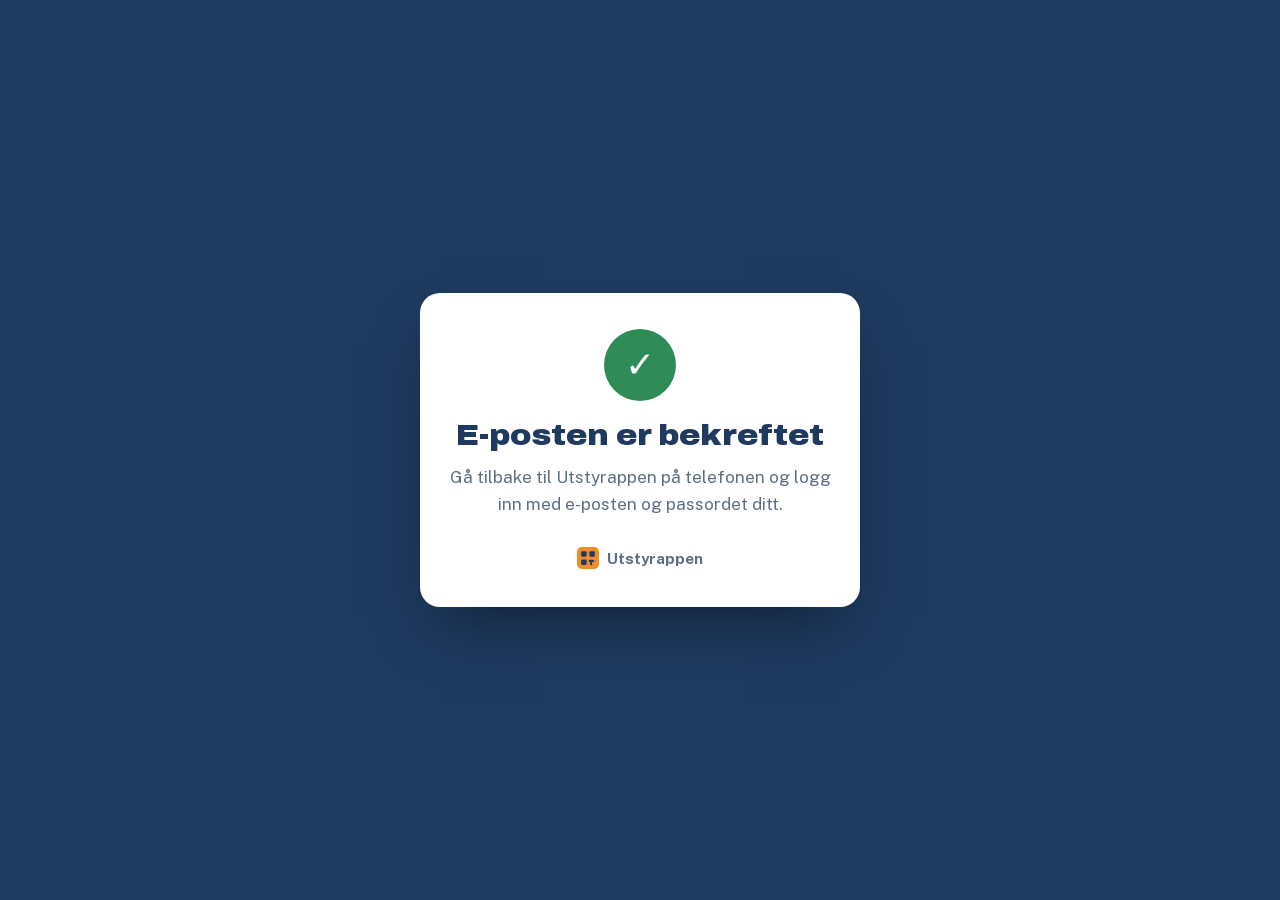
<file: bekreftet.html>
<!doctype html>
<html lang="nb">
<head>
<meta charset="utf-8">
<meta name="viewport" content="width=device-width, initial-scale=1, viewport-fit=cover">
<meta name="robots" content="noindex">
<title>E-posten er bekreftet – Utstyrappen</title>
<link rel="icon" href="favicon.svg" type="image/svg+xml">
<link rel="stylesheet" href="fonts.css">
<style>
/* Layout: one centred card on the site's navy ground – a receipt you glance at, then go back to the phone */
:root {
  --navy: #1E3A5F;
  --orange: #F28C28;
  --bg: #1E3A5F;
  --card: #FFFFFF;
  --ink: #1E3A5F;
  --muted: #5E6E82;
  --ok: #2E8B57;
  --warn: #B85F0C;
  --font-display: "Archivo", "Arial Narrow", system-ui, sans-serif;
  --font-body: "Public Sans", system-ui, -apple-system, "Segoe UI", sans-serif;
}
@media (prefers-color-scheme: dark) {
  :root { --bg: #0E1621; --card: #172231; --ink: #E4ECF6; --muted: #93A3B8; --ok: #45B07A; --warn: #F59A3E; color-scheme: dark; }
}
* { box-sizing: border-box; }
html { -webkit-text-size-adjust: 100%; height: 100%; }
body { margin: 0; min-height: 100%; background: var(--bg); color: var(--ink); font-family: var(--font-body); font-size: 17px; line-height: 1.55;
  display: grid; place-items: center; padding-block: 32px; padding-left: max(16px, env(safe-area-inset-left, 0px)); padding-right: max(16px, env(safe-area-inset-right, 0px)); }
.card { background: var(--card); border-radius: 20px; padding: 36px 28px 30px; max-width: 440px; width: 100%; text-align: center; box-shadow: 0 30px 60px -25px rgba(0,0,0,.5); }
.mark { width: 72px; height: 72px; border-radius: 50%; display: grid; place-items: center; margin: 0 auto 18px; font-size: 36px; font-weight: 900; color: #fff; background: var(--ok); }
.card.warn .mark { background: var(--warn); }
h1 { font-family: var(--font-display); font-weight: 900; font-stretch: 110%; font-size: 30px; line-height: 1.1; margin: 0 0 12px; text-wrap: balance; }
p { margin: 0 0 12px; color: var(--muted); }
.brand { display: inline-flex; align-items: center; gap: 8px; margin-top: 18px; color: var(--muted); text-decoration: none; font-weight: 700; font-size: 15px; }
.brand img { width: 22px; height: 22px; }
[hidden] { display: none !important; }
</style>
</head>
<body>
<main class="card" id="kort">
  <div class="mark" id="merke" aria-hidden="true">✓</div>

  <section id="ok">
    <h1>E-posten er bekreftet</h1>
    <p>Gå tilbake til Utstyrappen på telefonen og logg inn med e-posten og passordet ditt.</p>
  </section>

  <section id="passord" hidden>
    <h1>Åpne lenken på telefonen</h1>
    <p>Lenken for nytt passord åpner appen, så den må åpnes på telefonen der Utstyrappen er installert.</p>
    <p>Be om en ny lenke under «Glemt passord» i appen, og trykk på den i e-posten på telefonen.</p>
  </section>

  <section id="feil" hidden>
    <h1>Lenken virker ikke lenger</h1>
    <p>Den er utløpt eller allerede brukt. Har du bekreftet e-posten før, kan du bare logge inn i appen.</p>
    <p>Ellers kan du be om en ny lenke fra appen.</p>
  </section>

  <a class="brand" href="/"><img src="favicon.svg" alt="">Utstyrappen</a>
</main>
<script>
(function () {
  var q = new URLSearchParams(location.search);
  var hvilken = q.get('feil') ? 'feil' : q.get('type') === 'recovery' ? 'passord' : 'ok';
  if (hvilken !== 'ok') {
    document.getElementById('ok').hidden = true;
    document.getElementById(hvilken).hidden = false;
    document.getElementById('kort').classList.add('warn');
    document.getElementById('merke').textContent = '!';
  }
})();
</script>
<script data-goatcounter="https://utstyrappen.goatcounter.com/count" async src="//gc.zgo.at/count.js"></script>
</body>
</html>
</file>
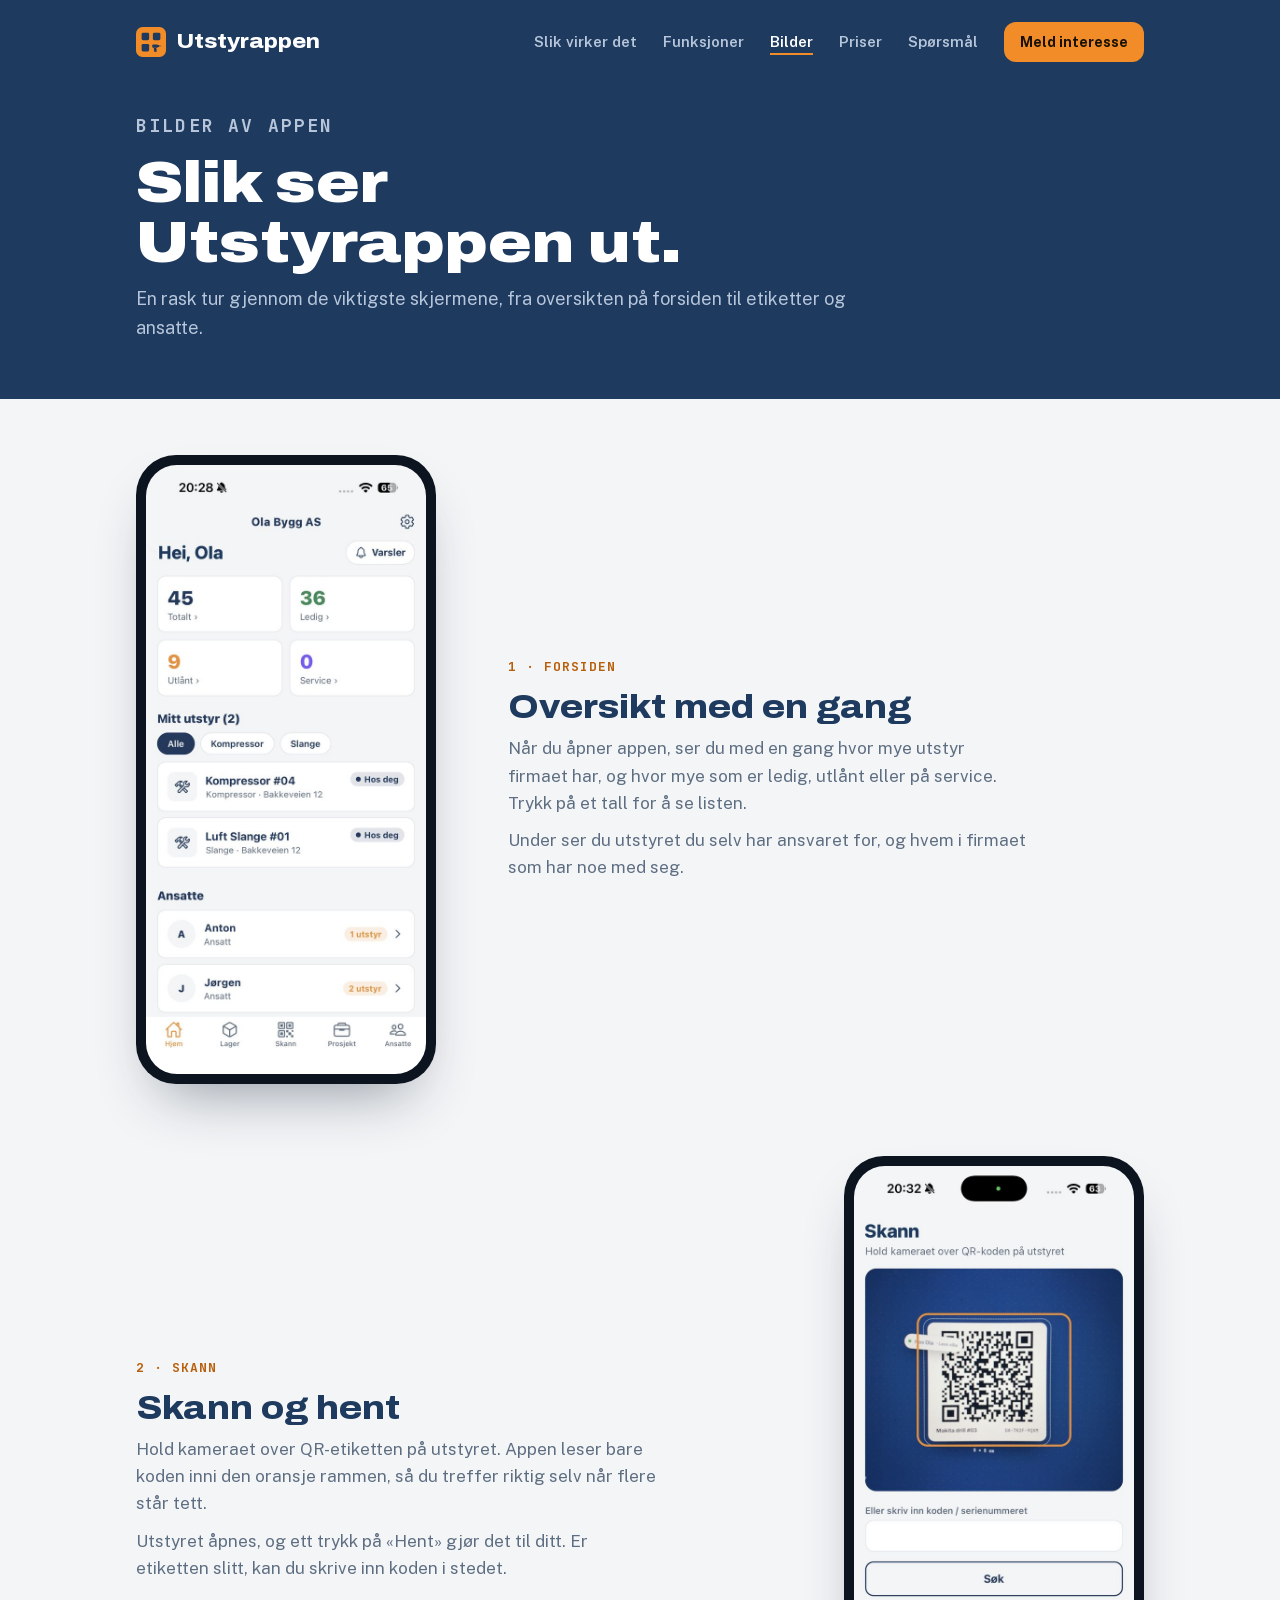
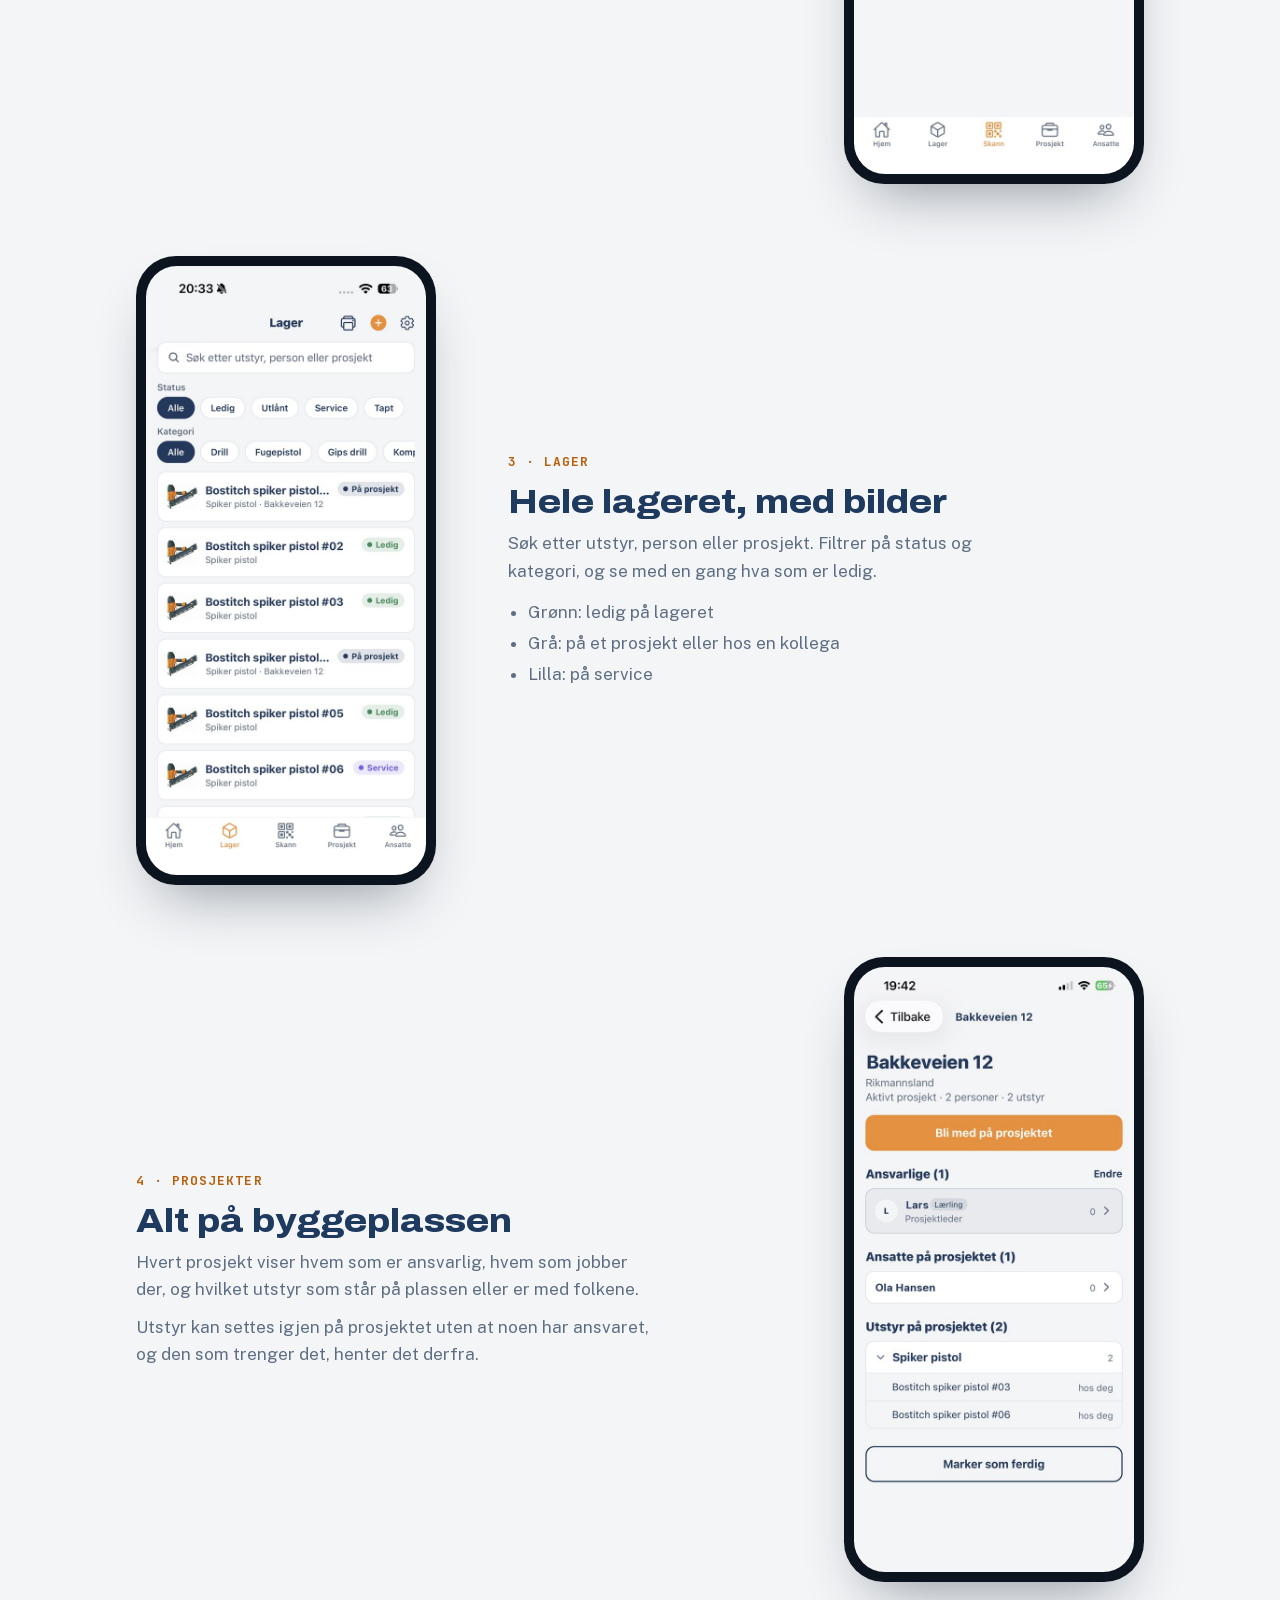
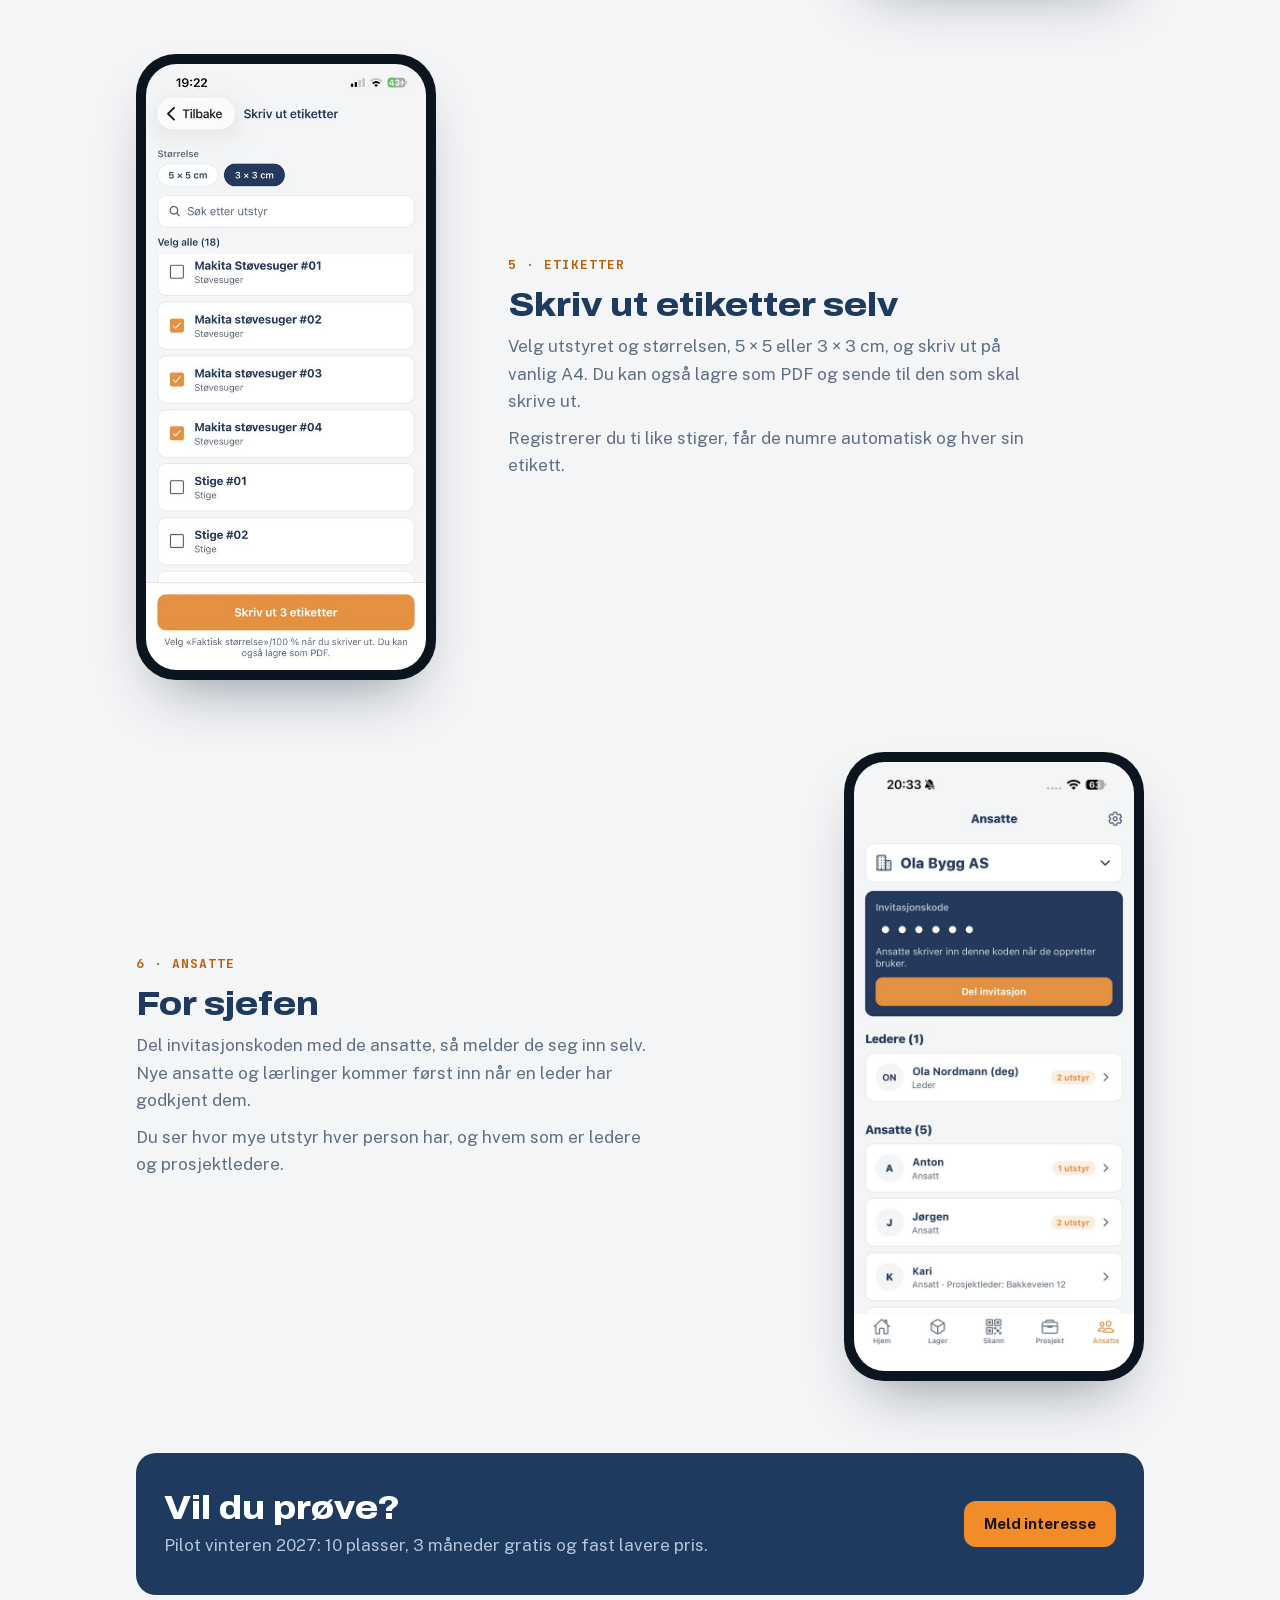
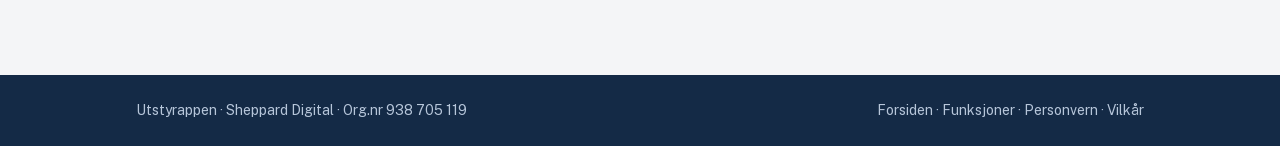
<file: bilder.html>
<!doctype html>
<html lang="nb">
<head>
<meta charset="utf-8">
<meta name="viewport" content="width=device-width, initial-scale=1, viewport-fit=cover">
<title>Bilder av appen – Utstyrappen</title>
<meta name="description" content="Se hvordan Utstyrappen ser ut: oversikt, skanning, lager, prosjekter, etiketter og ansatte.">
<link rel="icon" href="favicon.svg" type="image/svg+xml">
<link rel="stylesheet" href="fonts.css">
<style>
/* Layout: a guided tour – one phone per row, alternating sides, a numbered step beside each */
:root {
  --navy: #1E3A5F;
  --navy-deep: #142A46;
  --orange: #F28C28;
  --orange-ink: #B85F0C;
  --bg: #F4F5F7;
  --surface: #FFFFFF;
  --ink: #1E3A5F;
  --muted: #5E6E82;
  --line: #DCE1E8;
  --on-navy: #FFFFFF;
  --on-navy-muted: #B7C6DA;
  --font-display: "Archivo", "Arial Narrow", system-ui, sans-serif;
  --font-body: "Public Sans", system-ui, -apple-system, "Segoe UI", sans-serif;
  --font-mono: "JetBrains Mono", ui-monospace, "SF Mono", Menlo, monospace;
}
@media (prefers-color-scheme: dark) {
  :root { --navy: #17304F; --navy-deep: #0E1F35; --orange: #F59A3E; --orange-ink: #F59A3E; --bg: #0E1621; --surface: #172231; --ink: #E4ECF6; --muted: #93A3B8; --line: #263447; --on-navy-muted: #A9BAD0; color-scheme: dark; }
}
* { box-sizing: border-box; }
html { -webkit-text-size-adjust: 100%; }
body { margin: 0; background: var(--bg); color: var(--ink); font-family: var(--font-body); font-size: 17px; line-height: 1.6; }
.wrap { max-width: 1040px; margin: 0 auto; padding-left: max(16px, env(safe-area-inset-left, 0px)); padding-right: max(16px, env(safe-area-inset-right, 0px)); }
a { color: inherit; }
:focus-visible { outline: 3px solid var(--orange); outline-offset: 3px; border-radius: 6px; }
header { background: var(--navy); color: var(--on-navy); }
nav { display: flex; align-items: center; justify-content: space-between; gap: 16px; padding-block: 22px; }
.brand { display: flex; align-items: center; gap: 10px; font-family: var(--font-display); font-weight: 800; font-stretch: 110%; font-size: 21px; text-decoration: none; }
.brand img { width: 30px; height: 30px; }
.links { display: flex; align-items: center; gap: 22px; font-weight: 600; font-size: 15px; }
.links a:not(.btn) { color: var(--on-navy-muted); text-decoration: none; }
.links a:not(.btn):hover, .links a[aria-current] { color: var(--on-navy); }
.btn { display: inline-flex; align-items: center; justify-content: center; height: 46px; padding: 0 20px; border-radius: 12px; font-weight: 700; font-size: 15px; text-decoration: none; }
.btn-orange { background: var(--orange); color: #1A1206; }
.hero { padding-block: 28px 56px; display: grid; gap: 12px; max-width: 720px; }
.eyebrow { font-family: var(--font-mono); font-size: 12px; font-weight: 700; letter-spacing: .12em; text-transform: uppercase; color: var(--orange); margin: 0; }
h1 { font-family: var(--font-display); font-weight: 900; font-stretch: 115%; font-size: clamp(36px, 6vw, 58px); line-height: 1.04; margin: 0; text-wrap: balance; }
.hero p { margin: 0; color: var(--on-navy-muted); font-size: 18px; }
main { padding-block: 56px 24px; }
.step { display: grid; grid-template-columns: 300px 1fr; gap: clamp(28px, 6vw, 72px); align-items: center; margin-bottom: 72px; }
.step:nth-child(even) { grid-template-columns: 1fr 300px; }
.step:nth-child(even) .phone { order: 2; }
@media (max-width: 760px) {
  .step, .step:nth-child(even) { grid-template-columns: 1fr; justify-items: center; text-align: left; }
  .step:nth-child(even) .phone { order: 0; }
}
.phone { width: min(300px, 76vw); max-width: 100%; border-radius: 40px; padding: 10px; background: #0C1420; box-shadow: 0 30px 60px -25px rgba(15,30,50,.45); }
.phone img { display: block; width: 100%; height: auto; border-radius: 31px; }
.text { display: grid; gap: 10px; min-width: 0; max-width: 520px; }
.num { font-family: var(--font-mono); font-size: 13px; font-weight: 700; color: var(--orange-ink); letter-spacing: .08em; text-transform: uppercase; }
h2 { font-family: var(--font-display); font-weight: 800; font-stretch: 110%; font-size: clamp(26px, 3.4vw, 34px); line-height: 1.1; margin: 0; text-wrap: balance; }
.text p { margin: 0; color: var(--muted); }
.text ul { margin: 4px 0 0; padding-left: 20px; color: var(--muted); display: grid; gap: 4px; }
.cta { background: var(--navy); color: var(--on-navy); border-radius: 20px; padding: 36px 28px; display: flex; flex-wrap: wrap; gap: 20px; align-items: center; justify-content: space-between; margin-bottom: 56px; }
.cta h2 { color: var(--on-navy); }
.cta p { margin: 6px 0 0; color: var(--on-navy-muted); }
footer { background: var(--navy-deep); color: var(--on-navy-muted); font-size: 14px; }
footer .wrap { padding-block: 24px; display: flex; flex-wrap: wrap; gap: 12px 24px; justify-content: space-between; }
footer a { text-decoration: none; }
/* Felles meny på alle sider. På mobil legger lenkene seg på en egen linje som kan sveipes. */
.topnav { position: relative; display: flex; align-items: center; flex-wrap: wrap; gap: 14px 26px; padding-block: 22px; }
.topnav .brand { margin-right: auto; display: flex; align-items: center; gap: 10px; font-family: var(--font-display); font-weight: 800; font-stretch: 110%; font-size: 21px; text-decoration: none; color: var(--on-navy); }
.topnav .brand img { width: 30px; height: 30px; display: block; }
.topnav .navlinks { display: flex; gap: 26px; align-items: center; font-weight: 600; font-size: 15px; }
.topnav .navlinks a { text-decoration: none; color: var(--on-navy-muted); white-space: nowrap; }
.topnav .navlinks a:hover, .topnav .navlinks a[aria-current] { color: var(--on-navy); }
.topnav .navlinks a[aria-current] { text-decoration: underline; text-decoration-color: var(--orange); text-decoration-thickness: 2px; text-underline-offset: 6px; }
.topnav .btn-small { height: 40px; padding: 0 16px; font-size: 14px; }
@media (max-width: 760px) {
  .topnav .navlinks { order: 3; width: 100%; gap: 20px; font-size: 14px; overflow-x: auto; scrollbar-width: none; padding-bottom: 4px; }
  .topnav .navlinks::-webkit-scrollbar { display: none; }
  .topnav .navlinks a { display: inline; }
}
</style>
</head>
<body>
<header>
  <div class="wrap">
    <nav class="topnav" aria-label="Hovedmeny">
      <a class="brand" href="/"><img src="favicon.svg" width="30" height="30" alt="">Utstyrappen</a>
      <div class="navlinks">
        <a href="/#slik">Slik virker det</a>
        <a href="funksjoner.html">Funksjoner</a>
        <a href="bilder.html" aria-current="page">Bilder</a>
        <a href="/#priser">Priser</a>
        <a href="/#sporsmal">Spørsmål</a>
      </div>
      <a class="btn btn-orange btn-small" href="mailto:post@utstyrappen.no?subject=Interessert%20i%20Utstyrappen&amp;body=Hei%21%0A%0AVi%20er%20interessert%20i%20Utstyrappen.%0A%0AFirma%3A%0AAntall%20ansatte%3A%0ATelefon%3A%0A">Meld interesse</a>
    </nav>
    <div class="hero">
      <p class="eyebrow">Bilder av appen</p>
      <h1>Slik ser Utstyrappen ut.</h1>
      <p>En rask tur gjennom de viktigste skjermene, fra oversikten på forsiden til etiketter og ansatte.</p>
    </div>
  </div>
</header>

<main class="wrap">
  <section class="step">
    <div class="phone"><img src="bilder/hjem.jpg" alt="Forsiden i appen med tall for totalt, ledig, utlånt og service" width="600" height="1304" loading="lazy"></div>
    <div class="text">
      <span class="num">1 · Forsiden</span>
      <h2>Oversikt med en gang</h2>
      <p>Når du åpner appen, ser du med en gang hvor mye utstyr firmaet har, og hvor mye som er ledig, utlånt eller på service. Trykk på et tall for å se listen.</p>
      <p>Under ser du utstyret du selv har ansvaret for, og hvem i firmaet som har noe med seg.</p>
    </div>
  </section>

  <section class="step">
    <div class="phone"><img src="bilder/skann.jpg" alt="Skann-skjermen med kameraet rettet mot en QR-etikett" width="600" height="1304" loading="lazy"></div>
    <div class="text">
      <span class="num">2 · Skann</span>
      <h2>Skann og hent</h2>
      <p>Hold kameraet over QR-etiketten på utstyret. Appen leser bare koden inni den oransje rammen, så du treffer riktig selv når flere står tett.</p>
      <p>Utstyret åpnes, og ett trykk på «Hent» gjør det til ditt. Er etiketten slitt, kan du skrive inn koden i stedet.</p>
    </div>
  </section>

  <section class="step">
    <div class="phone"><img src="bilder/lager.jpg" alt="Lageret i appen med søk, filtre og utstyr med bilder" width="600" height="1304" loading="lazy"></div>
    <div class="text">
      <span class="num">3 · Lager</span>
      <h2>Hele lageret, med bilder</h2>
      <p>Søk etter utstyr, person eller prosjekt. Filtrer på status og kategori, og se med en gang hva som er ledig.</p>
      <ul>
        <li>Grønn: ledig på lageret</li>
        <li>Grå: på et prosjekt eller hos en kollega</li>
        <li>Lilla: på service</li>
      </ul>
    </div>
  </section>

  <section class="step">
    <div class="phone"><img src="bilder/prosjekt.jpg" alt="Prosjektsiden med ansvarlige, ansatte og utstyr på prosjektet" width="600" height="1298" loading="lazy"></div>
    <div class="text">
      <span class="num">4 · Prosjekter</span>
      <h2>Alt på byggeplassen</h2>
      <p>Hvert prosjekt viser hvem som er ansvarlig, hvem som jobber der, og hvilket utstyr som står på plassen eller er med folkene.</p>
      <p>Utstyr kan settes igjen på prosjektet uten at noen har ansvaret, og den som trenger det, henter det derfra.</p>
    </div>
  </section>

  <section class="step">
    <div class="phone"><img src="bilder/etiketter.jpg" alt="Utskrift av QR-etiketter med valg av størrelse" width="520" height="1125" loading="lazy"></div>
    <div class="text">
      <span class="num">5 · Etiketter</span>
      <h2>Skriv ut etiketter selv</h2>
      <p>Velg utstyret og størrelsen, 5 × 5 eller 3 × 3 cm, og skriv ut på vanlig A4. Du kan også lagre som PDF og sende til den som skal skrive ut.</p>
      <p>Registrerer du ti like stiger, får de numre automatisk og hver sin etikett.</p>
    </div>
  </section>

  <section class="step">
    <div class="phone"><img src="bilder/ansatte.jpg" alt="Ansatte-siden med invitasjonskode, ledere og ansatte" width="600" height="1304" loading="lazy"></div>
    <div class="text">
      <span class="num">6 · Ansatte</span>
      <h2>For sjefen</h2>
      <p>Del invitasjonskoden med de ansatte, så melder de seg inn selv. Nye ansatte og lærlinger kommer først inn når en leder har godkjent dem.</p>
      <p>Du ser hvor mye utstyr hver person har, og hvem som er ledere og prosjektledere.</p>
    </div>
  </section>

  <div class="cta">
    <div>
      <h2>Vil du prøve?</h2>
      <p>Pilot vinteren 2027: 10 plasser, 3 måneder gratis og fast lavere pris.</p>
    </div>
    <a class="btn btn-orange" href="mailto:post@utstyrappen.no?subject=Interessert%20i%20Utstyrappen">Meld interesse</a>
  </div>
</main>

<footer>
  <div class="wrap">
    <span>Utstyrappen · Sheppard Digital · Org.nr 938 705 119</span>
    <span><a href="/">Forsiden</a> · <a href="funksjoner.html">Funksjoner</a> · <a href="personvern.html">Personvern</a> · <a href="vilkar.html">Vilkår</a></span>
  </div>
</footer>
<script data-goatcounter="https://utstyrappen.goatcounter.com/count" async src="//gc.zgo.at/count.js"></script>
</body>
</html>
</file>
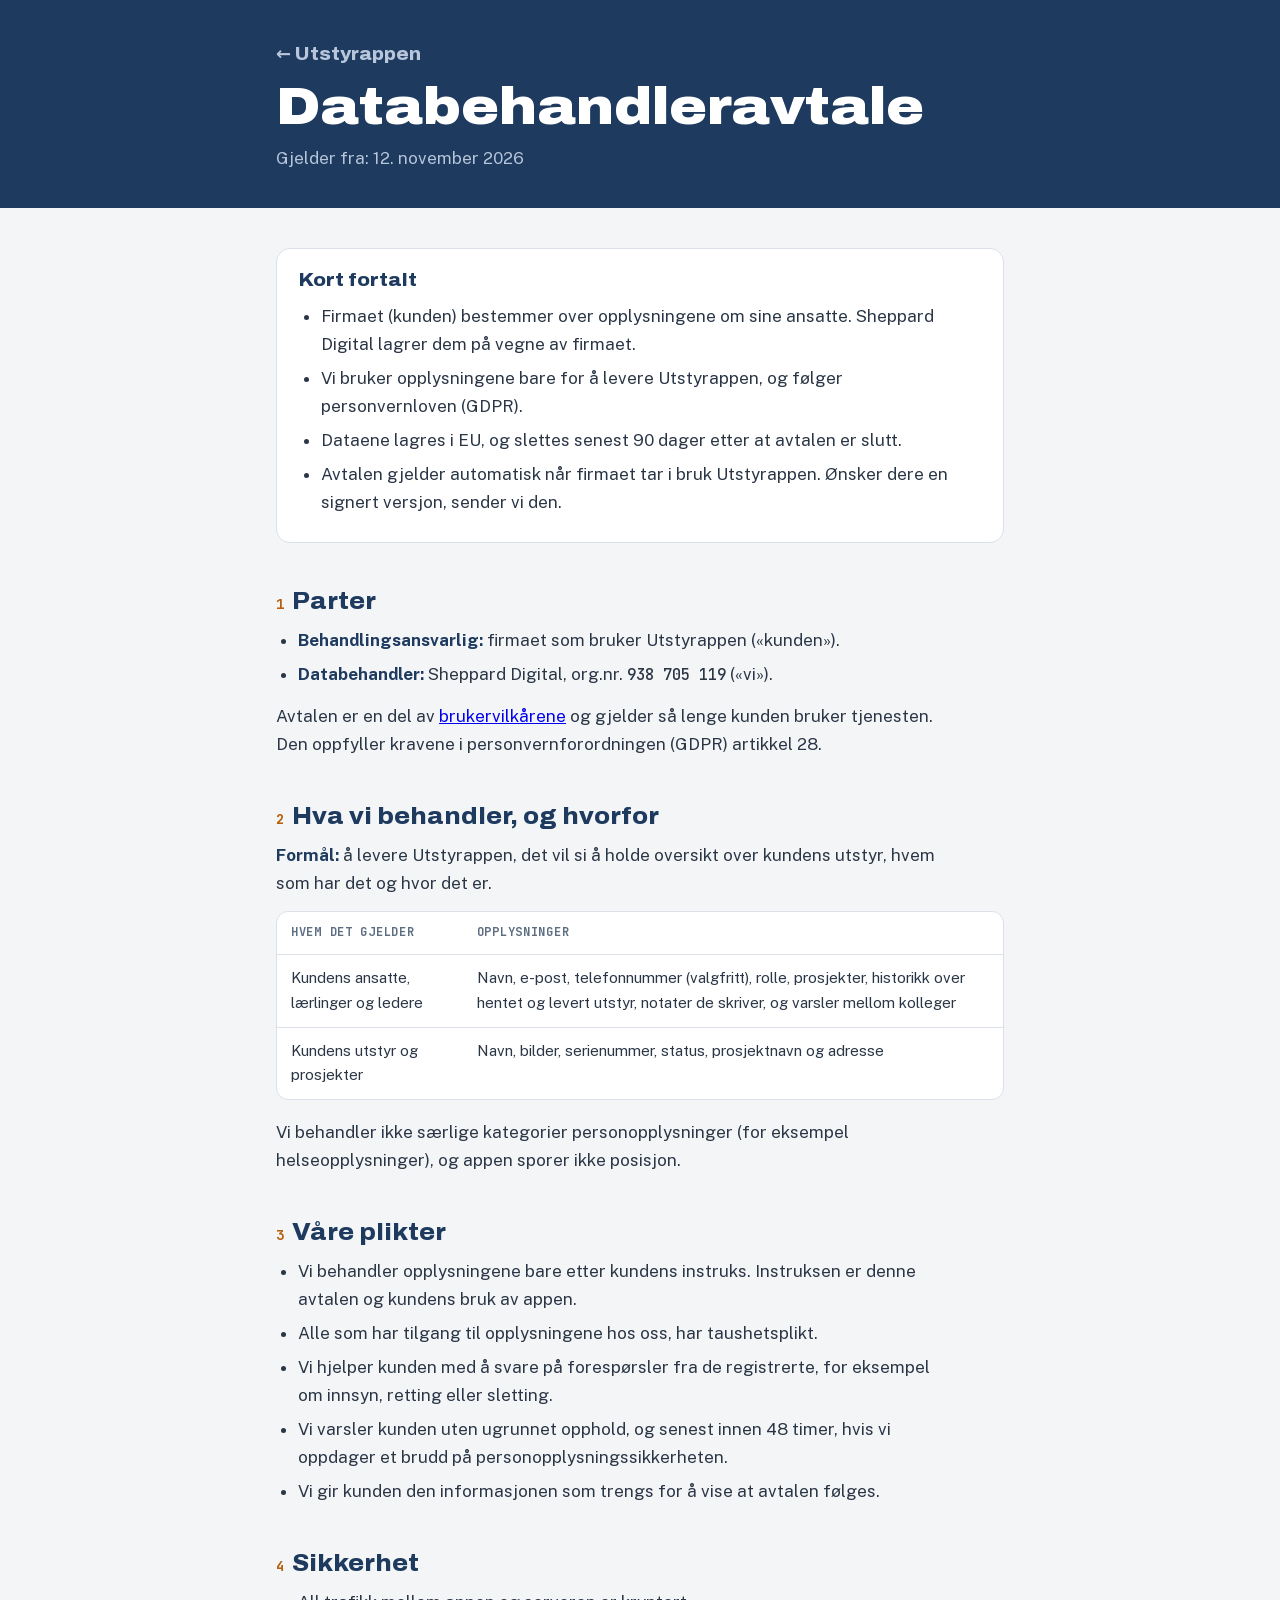
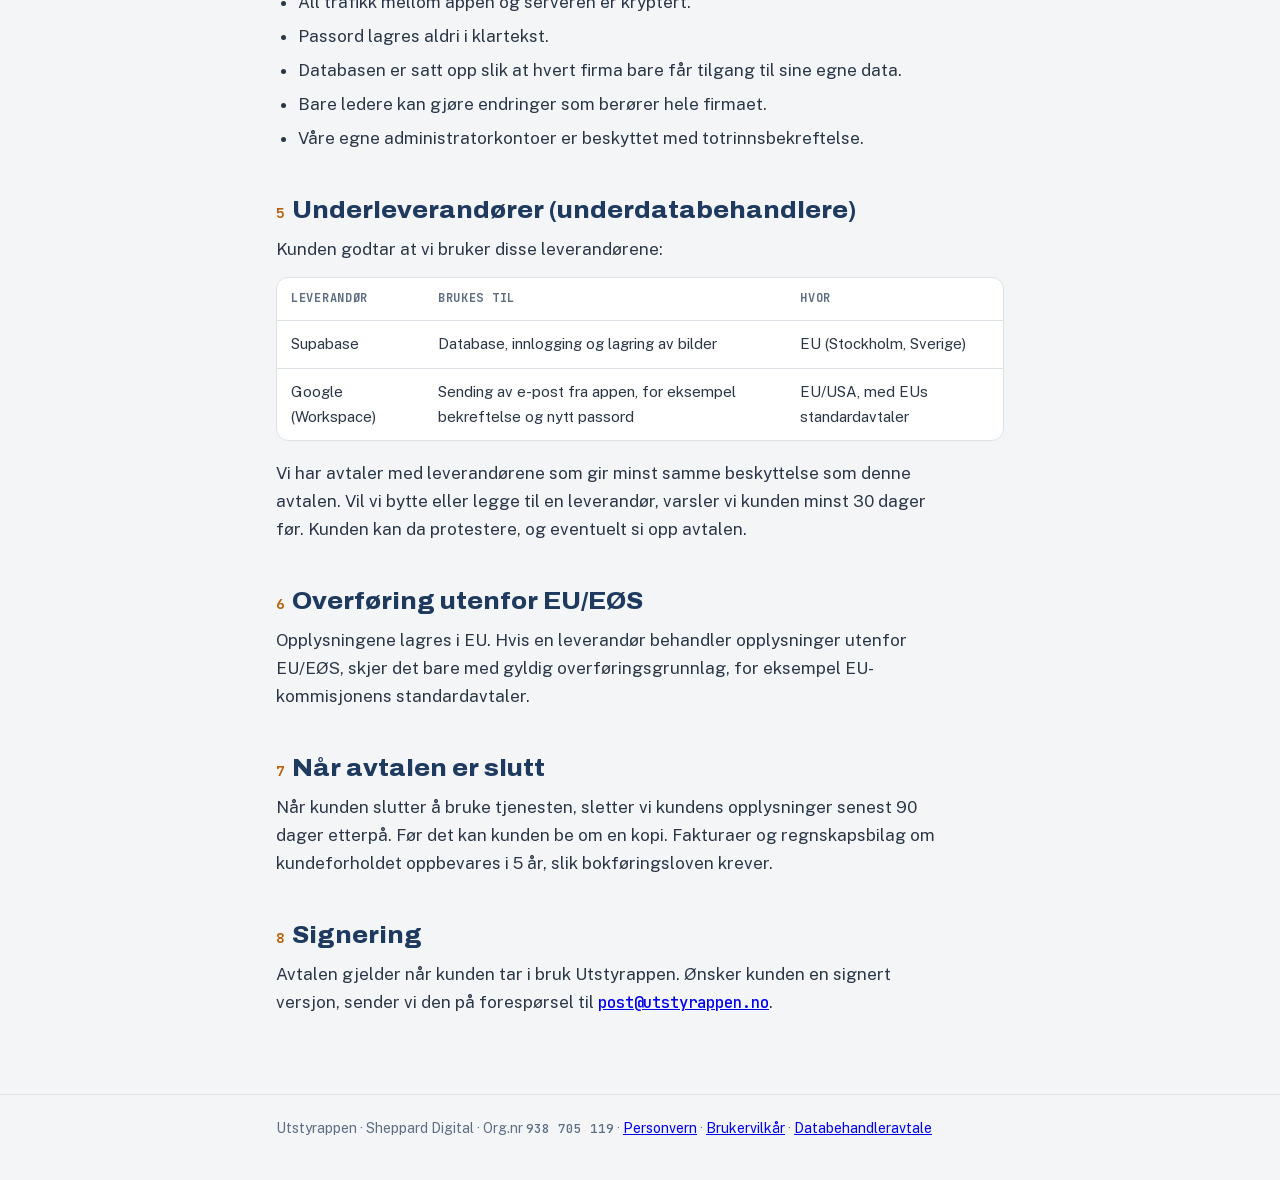
<file: databehandleravtale.html>
<!doctype html>
<html lang="nb">
<head>
<meta charset="utf-8">
<meta name="viewport" content="width=device-width, initial-scale=1, viewport-fit=cover">
<title>Databehandleravtale – Utstyrappen</title>
<meta name="description" content="Databehandleravtale mellom kunden og Sheppard Digital for Utstyrappen.">
<link rel="icon" href="favicon.svg" type="image/svg+xml">
<link rel="stylesheet" href="fonts.css">
<style>
html { -webkit-text-size-adjust: 100%; }
body { margin: 0; }
/* Layout: one readable legal column under the site's navy header band; tables for data and suppliers */
:root {
  --navy: #1E3A5F;
  --orange: #F28C28;
  --orange-ink: #B85F0C;
  --bg: #F4F5F7;
  --surface: #FFFFFF;
  --ink: #1E3A5F;
  --text: #2A3646;
  --muted: #5E6E82;
  --line: #DCE1E8;
  --todo-bg: #FFF1DD;
  --todo-ink: #6B3A00;
  --on-navy: #FFFFFF;
  --on-navy-muted: #B7C6DA;
  --font-display: "Archivo", "Arial Narrow", system-ui, sans-serif;
  --font-body: "Public Sans", system-ui, -apple-system, "Segoe UI", sans-serif;
  --font-mono: "JetBrains Mono", ui-monospace, "SF Mono", Menlo, monospace;
}
@media (prefers-color-scheme: dark) {
  :root:not([data-theme="light"]) {
    --navy: #17304F; --orange: #F59A3E; --orange-ink: #F59A3E; --bg: #0E1621; --surface: #172231;
    --ink: #E4ECF6; --text: #CFD9E6; --muted: #93A3B8; --line: #263447; --todo-bg: #3A2A12; --todo-ink: #FFD7A3;
    --on-navy: #FFFFFF; --on-navy-muted: #A9BAD0; color-scheme: dark;
  }
}
:root[data-theme="dark"] {
  --navy: #17304F; --orange: #F59A3E; --orange-ink: #F59A3E; --bg: #0E1621; --surface: #172231;
  --ink: #E4ECF6; --text: #CFD9E6; --muted: #93A3B8; --line: #263447; --todo-bg: #3A2A12; --todo-ink: #FFD7A3;
  --on-navy: #FFFFFF; --on-navy-muted: #A9BAD0; color-scheme: dark;
}
* { box-sizing: border-box; }
body { background: var(--bg); color: var(--text); font-family: var(--font-body); font-size: 17px; line-height: 1.65; }
.wrap { max-width: 760px; margin: 0 auto; padding-left: max(16px, env(safe-area-inset-left, 0px)); padding-right: max(16px, env(safe-area-inset-right, 0px)); }
header { background: var(--navy); color: var(--on-navy); }
header .wrap { padding-block: 40px 36px; display: grid; gap: 10px; }
.brand { font-family: var(--font-display); font-weight: 800; font-stretch: 110%; font-size: 18px; color: var(--on-navy-muted); }
h1 { font-family: var(--font-display); font-size: clamp(34px, 6vw, 52px); font-weight: 900; font-stretch: 112%; line-height: 1.05; margin: 0; text-wrap: balance; }
header p { color: var(--on-navy-muted); margin: 0; }
main .wrap { padding-block: 40px 64px; }
h2 { font-family: var(--font-display); color: var(--ink); font-size: 24px; font-weight: 800; font-stretch: 108%; margin: 44px 0 10px; text-wrap: balance; line-height: 1.2; }
h2 .num { font-family: var(--font-mono); font-size: 14px; color: var(--orange-ink); margin-right: 8px; font-weight: 700; }
p, ul { margin: 0 0 14px; max-width: 68ch; }
ul { padding-left: 22px; }
li { margin-bottom: 6px; }
strong { color: var(--ink); }
.summary { background: var(--surface); border: 1px solid var(--line); border-radius: 14px; padding: 20px 22px; }
.summary h2 { margin-top: 0; font-size: 19px; }
.summary ul { margin: 0; }
.table-wrap { overflow-x: auto; margin: 6px 0 18px; border: 1px solid var(--line); border-radius: 12px; background: var(--surface); }
table { border-collapse: collapse; width: 100%; font-size: 15px; min-width: 520px; }
th, td { text-align: left; vertical-align: top; padding: 11px 14px; border-bottom: 1px solid var(--line); }
th { font-family: var(--font-mono); font-size: 12px; letter-spacing: .06em; text-transform: uppercase; color: var(--muted); font-weight: 700; }
tr:last-child td { border-bottom: 0; }
.todo { background: var(--todo-bg); color: var(--todo-ink); border-radius: 6px; padding: 1px 6px; font-weight: 600; font-size: 0.92em; }
.draft { background: var(--orange); color: #1A1206; font-size: 14px; font-weight: 600; }
.draft .wrap { padding-block: 8px; text-align: center; }
.mono { font-family: var(--font-mono); font-size: 0.92em; }
footer { color: var(--muted); font-size: 14px; border-top: 1px solid var(--line); }
footer .wrap { padding-block: 22px 40px; }
</style>
</head>
<body>


<header>
  <div class="wrap">
    <a class="brand" href="/" style="text-decoration:none">← Utstyrappen</a>
    <h1>Databehandleravtale</h1>
    <p>Gjelder fra: 12. november 2026</p>
  </div>
</header>

<main>
  <div class="wrap">
    <section class="summary" aria-labelledby="kort">
      <h2 id="kort">Kort fortalt</h2>
      <ul>
        <li>Firmaet (kunden) bestemmer over opplysningene om sine ansatte. Sheppard Digital lagrer dem på vegne av firmaet.</li>
        <li>Vi bruker opplysningene bare for å levere Utstyrappen, og følger personvernloven (GDPR).</li>
        <li>Dataene lagres i EU, og slettes senest 90 dager etter at avtalen er slutt.</li>
        <li>Avtalen gjelder automatisk når firmaet tar i bruk Utstyrappen. Ønsker dere en signert versjon, sender vi den.</li>
      </ul>
    </section>

    <h2><span class="num">1</span>Parter</h2>
    <ul>
      <li><strong>Behandlingsansvarlig:</strong> firmaet som bruker Utstyrappen («kunden»).</li>
      <li><strong>Databehandler:</strong> Sheppard Digital, org.nr. <span class="mono">938 705 119</span> («vi»).</li>
    </ul>
    <p>Avtalen er en del av <a href="vilkar.html">brukervilkårene</a> og gjelder så lenge kunden bruker tjenesten. Den oppfyller kravene i personvernforordningen (GDPR) artikkel 28.</p>

    <h2><span class="num">2</span>Hva vi behandler, og hvorfor</h2>
    <p><strong>Formål:</strong> å levere Utstyrappen, det vil si å holde oversikt over kundens utstyr, hvem som har det og hvor det er.</p>
    <div class="table-wrap">
      <table>
        <thead><tr><th>Hvem det gjelder</th><th>Opplysninger</th></tr></thead>
        <tbody>
          <tr><td>Kundens ansatte, lærlinger og ledere</td><td>Navn, e-post, telefonnummer (valgfritt), rolle, prosjekter, historikk over hentet og levert utstyr, notater de skriver, og varsler mellom kolleger</td></tr>
          <tr><td>Kundens utstyr og prosjekter</td><td>Navn, bilder, serienummer, status, prosjektnavn og adresse</td></tr>
        </tbody>
      </table>
    </div>
    <p>Vi behandler ikke særlige kategorier personopplysninger (for eksempel helseopplysninger), og appen sporer ikke posisjon.</p>

    <h2><span class="num">3</span>Våre plikter</h2>
    <ul>
      <li>Vi behandler opplysningene bare etter kundens instruks. Instruksen er denne avtalen og kundens bruk av appen.</li>
      <li>Alle som har tilgang til opplysningene hos oss, har taushetsplikt.</li>
      <li>Vi hjelper kunden med å svare på forespørsler fra de registrerte, for eksempel om innsyn, retting eller sletting.</li>
      <li>Vi varsler kunden uten ugrunnet opphold, og senest innen 48 timer, hvis vi oppdager et brudd på personopplysningssikkerheten.</li>
      <li>Vi gir kunden den informasjonen som trengs for å vise at avtalen følges.</li>
    </ul>

    <h2><span class="num">4</span>Sikkerhet</h2>
    <ul>
      <li>All trafikk mellom appen og serveren er kryptert.</li>
      <li>Passord lagres aldri i klartekst.</li>
      <li>Databasen er satt opp slik at hvert firma bare får tilgang til sine egne data.</li>
      <li>Bare ledere kan gjøre endringer som berører hele firmaet.</li>
      <li>Våre egne administratorkontoer er beskyttet med totrinnsbekreftelse.</li>
    </ul>

    <h2><span class="num">5</span>Underleverandører (underdatabehandlere)</h2>
    <p>Kunden godtar at vi bruker disse leverandørene:</p>
    <div class="table-wrap">
      <table>
        <thead><tr><th>Leverandør</th><th>Brukes til</th><th>Hvor</th></tr></thead>
        <tbody>
          <tr><td>Supabase</td><td>Database, innlogging og lagring av bilder</td><td>EU (Stockholm, Sverige)</td></tr>
          <tr><td>Google (Workspace)</td><td>Sending av e-post fra appen, for eksempel bekreftelse og nytt passord</td><td>EU/USA, med EUs standardavtaler</td></tr>
        </tbody>
      </table>
    </div>
    <p>Vi har avtaler med leverandørene som gir minst samme beskyttelse som denne avtalen. Vil vi bytte eller legge til en leverandør, varsler vi kunden minst 30 dager før. Kunden kan da protestere, og eventuelt si opp avtalen.</p>

    <h2><span class="num">6</span>Overføring utenfor EU/EØS</h2>
    <p>Opplysningene lagres i EU. Hvis en leverandør behandler opplysninger utenfor EU/EØS, skjer det bare med gyldig overføringsgrunnlag, for eksempel EU-kommisjonens standardavtaler.</p>

    <h2><span class="num">7</span>Når avtalen er slutt</h2>
    <p>Når kunden slutter å bruke tjenesten, sletter vi kundens opplysninger senest 90 dager etterpå. Før det kan kunden be om en kopi. Fakturaer og regnskapsbilag om kundeforholdet oppbevares i 5 år, slik bokføringsloven krever.</p>

    <h2><span class="num">8</span>Signering</h2>
    <p>Avtalen gjelder når kunden tar i bruk Utstyrappen. Ønsker kunden en signert versjon, sender vi den på forespørsel til <a class="mono" href="mailto:post@utstyrappen.no">post@utstyrappen.no</a>.</p>
  </div>
</main>


<footer><div class="wrap">Utstyrappen · Sheppard Digital · Org.nr <span class="mono">938 705 119</span> · <a href="personvern.html">Personvern</a> · <a href="vilkar.html">Brukervilkår</a> · <a href="databehandleravtale.html">Databehandleravtale</a></div></footer>
<script data-goatcounter="https://utstyrappen.goatcounter.com/count" async src="//gc.zgo.at/count.js"></script>
</body>
</html>
</file>
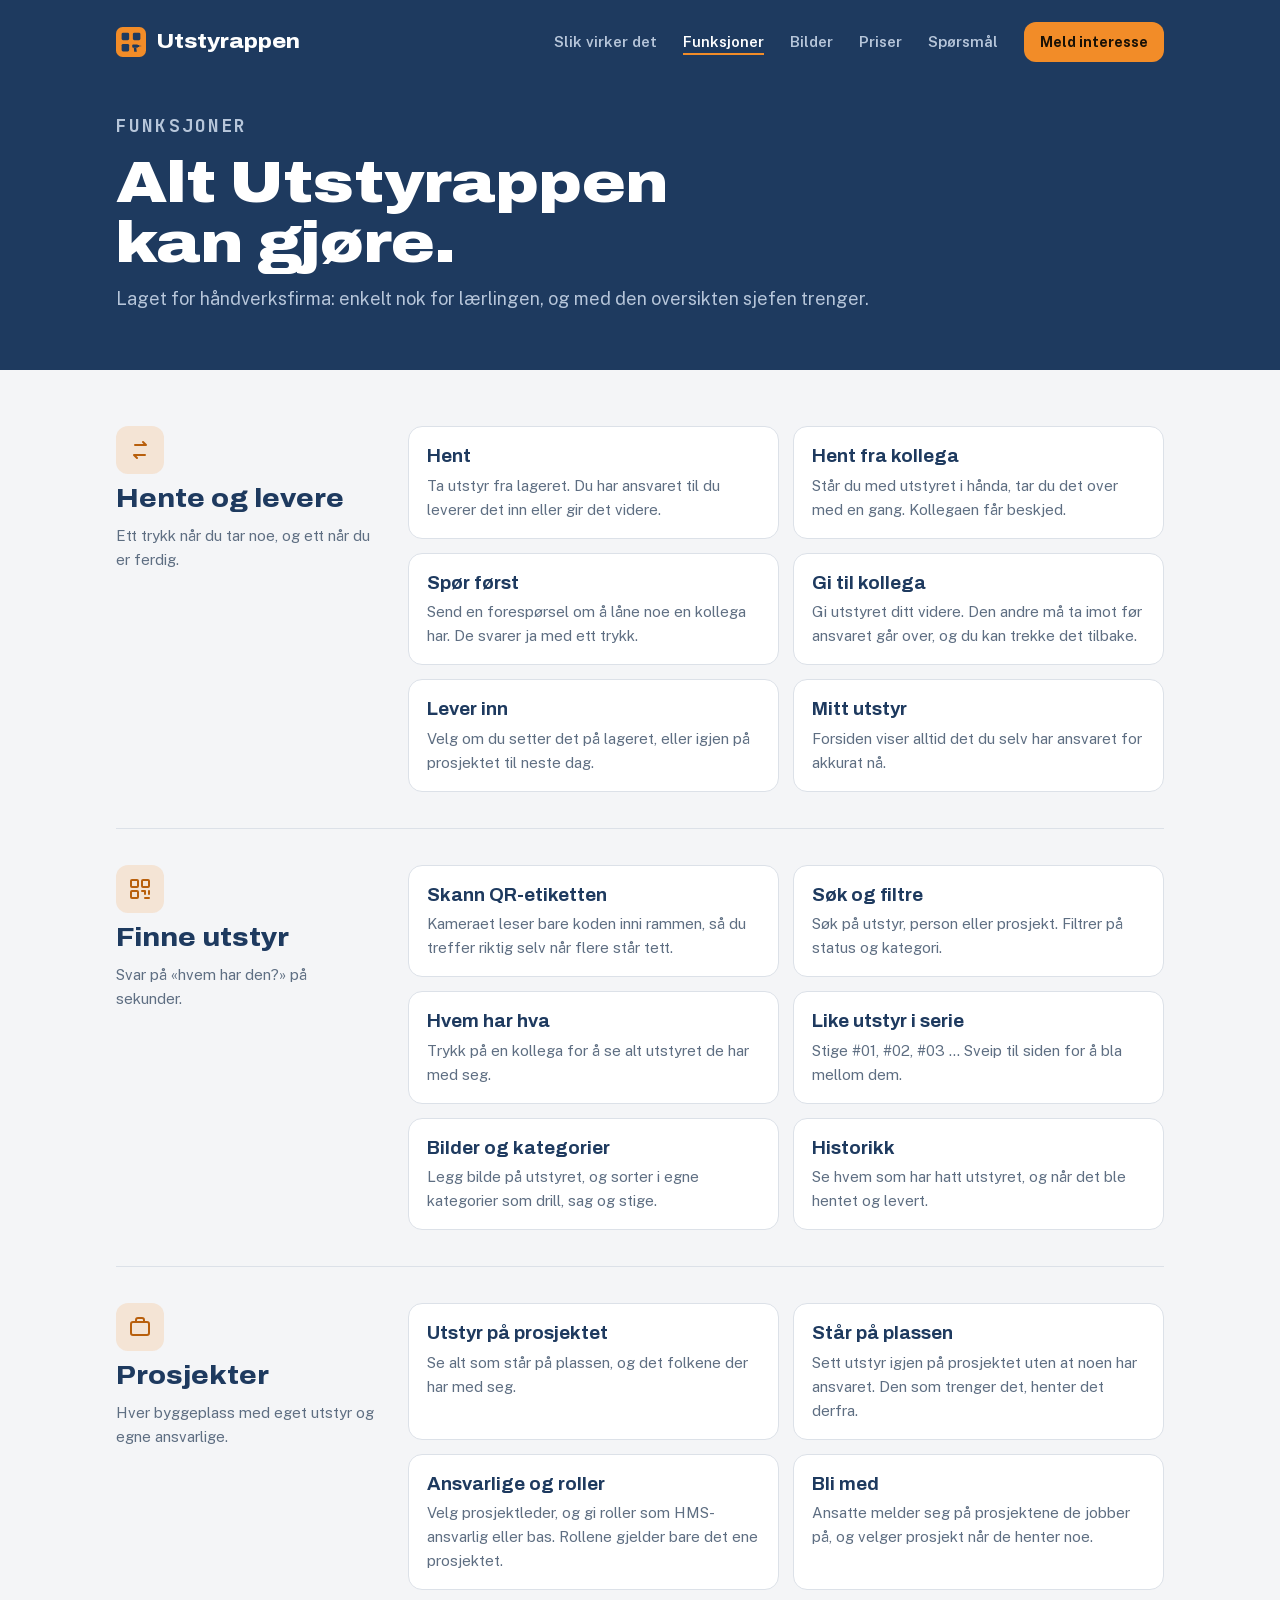
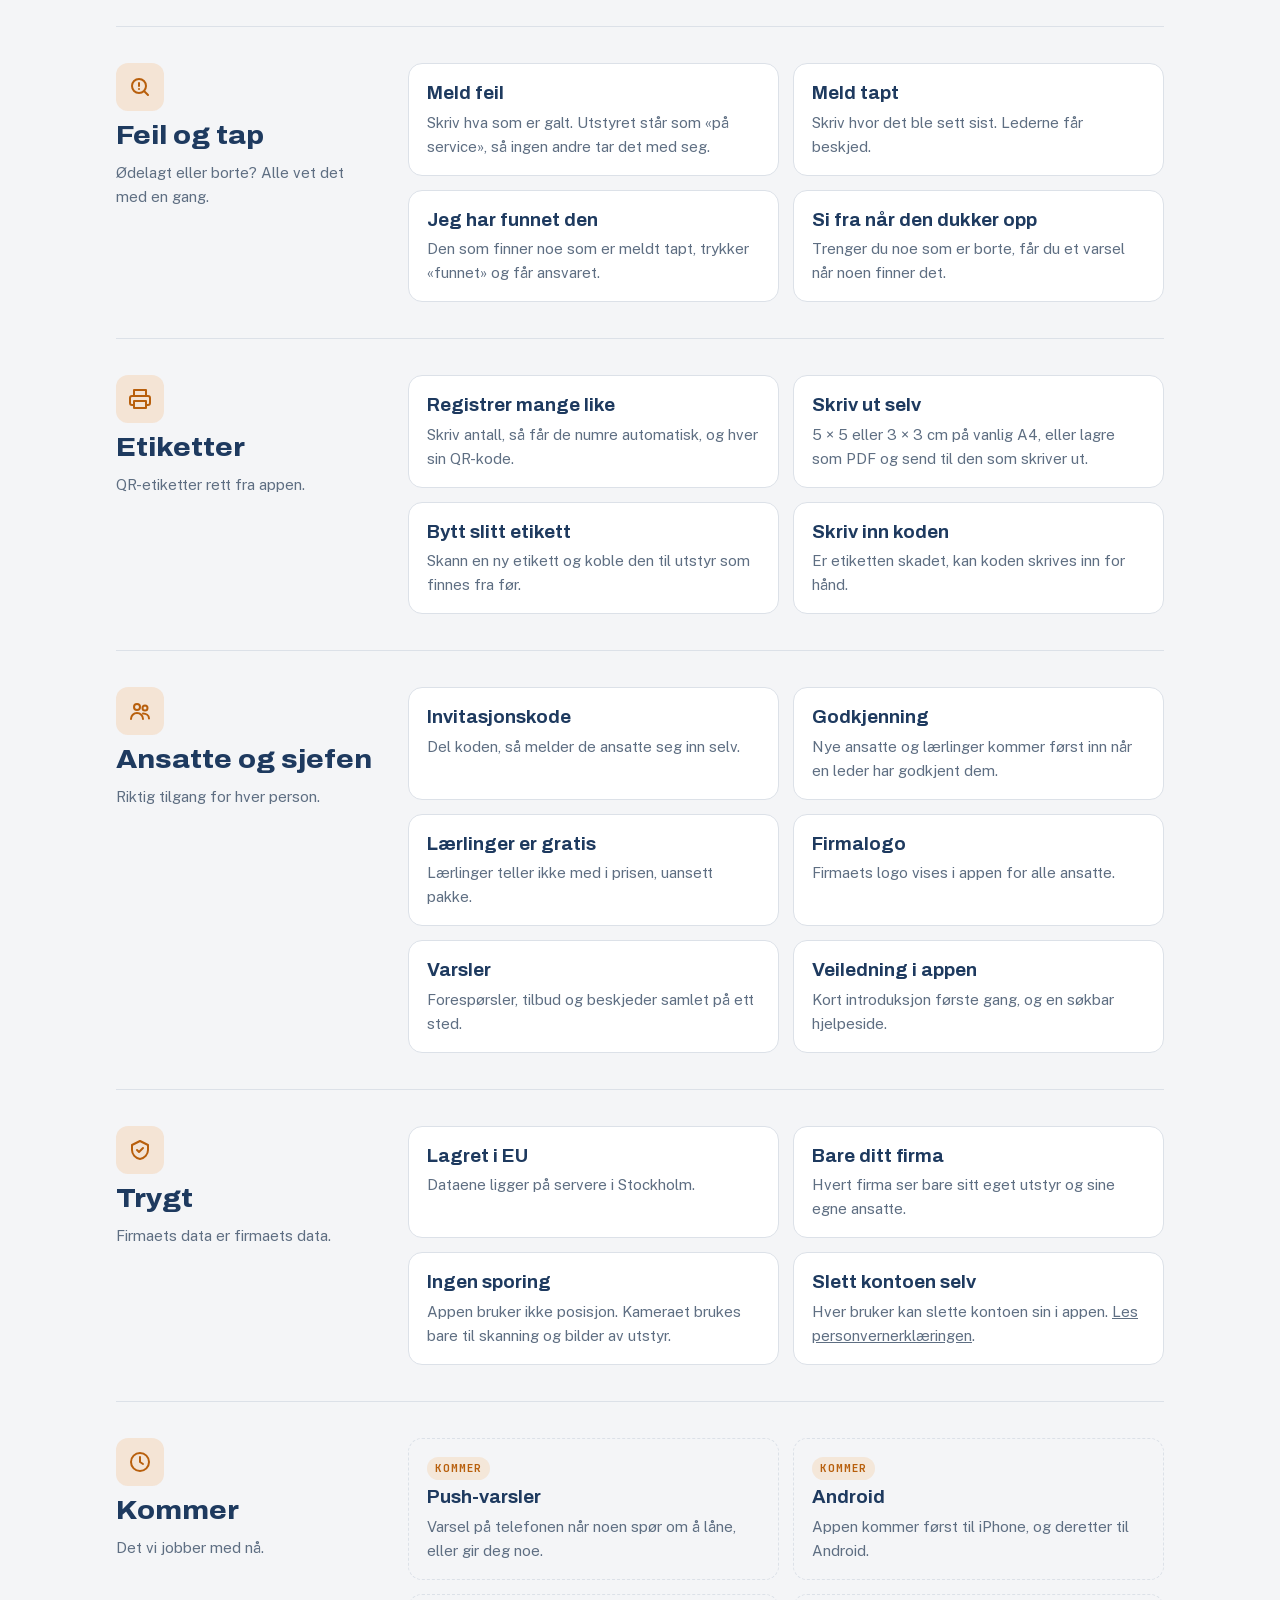
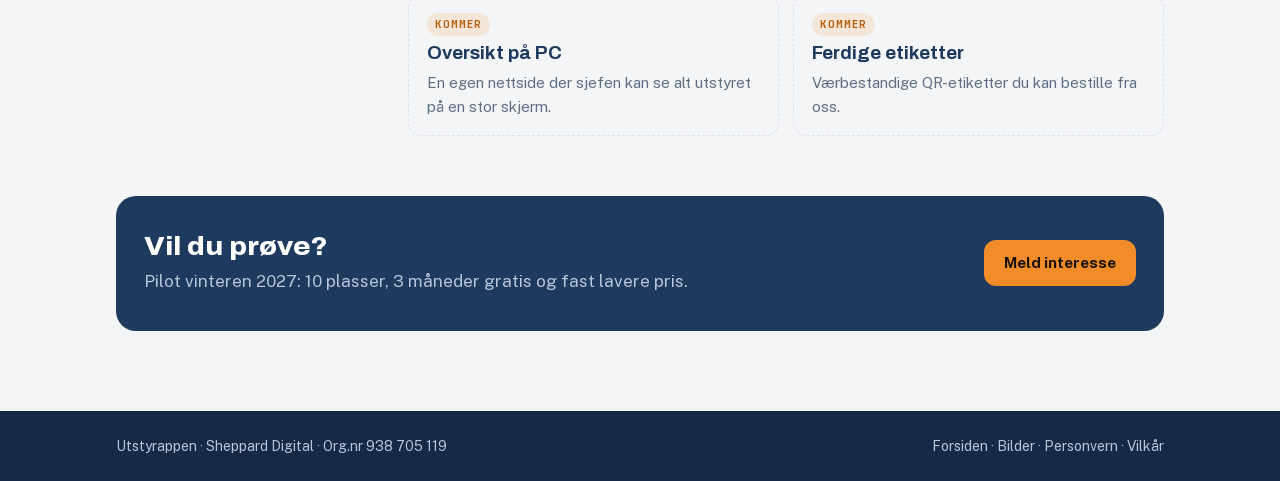
<file: funksjoner.html>
<!doctype html>
<html lang="nb">
<head>
<meta charset="utf-8">
<meta name="viewport" content="width=device-width, initial-scale=1, viewport-fit=cover">
<title>Funksjoner – Utstyrappen</title>
<meta name="description" content="Alt Utstyrappen kan: hente og levere, skanne QR, prosjekter, meld feil og tapt, etiketter, ansatte og varsler.">
<link rel="icon" href="favicon.svg" type="image/svg+xml">
<link rel="stylesheet" href="fonts.css">
<style>
/* Layout: a spec sheet – grouped chapters, each a header rail on the left and a two-column list of features on the right */
:root {
  --navy: #1E3A5F;
  --navy-deep: #142A46;
  --orange: #F28C28;
  --orange-ink: #B85F0C;
  --bg: #F4F5F7;
  --surface: #FFFFFF;
  --ink: #1E3A5F;
  --muted: #5E6E82;
  --line: #DCE1E8;
  --on-navy: #FFFFFF;
  --on-navy-muted: #B7C6DA;
  --font-display: "Archivo", "Arial Narrow", system-ui, sans-serif;
  --font-body: "Public Sans", system-ui, -apple-system, "Segoe UI", sans-serif;
  --font-mono: "JetBrains Mono", ui-monospace, "SF Mono", Menlo, monospace;
}
@media (prefers-color-scheme: dark) {
  :root { --navy: #17304F; --navy-deep: #0E1F35; --orange: #F59A3E; --orange-ink: #F59A3E; --bg: #0E1621; --surface: #172231; --ink: #E4ECF6; --muted: #93A3B8; --line: #263447; --on-navy-muted: #A9BAD0; color-scheme: dark; }
}
* { box-sizing: border-box; }
html { -webkit-text-size-adjust: 100%; }
body { margin: 0; background: var(--bg); color: var(--ink); font-family: var(--font-body); font-size: 17px; line-height: 1.6; }
.wrap { max-width: 1080px; margin: 0 auto; padding-left: max(16px, env(safe-area-inset-left, 0px)); padding-right: max(16px, env(safe-area-inset-right, 0px)); }
a { color: inherit; }
:focus-visible { outline: 3px solid var(--orange); outline-offset: 3px; border-radius: 6px; }
header { background: var(--navy); color: var(--on-navy); }
nav { display: flex; align-items: center; justify-content: space-between; gap: 16px; padding-block: 22px; }
.brand { display: flex; align-items: center; gap: 10px; font-family: var(--font-display); font-weight: 800; font-stretch: 110%; font-size: 21px; text-decoration: none; }
.brand img { width: 30px; height: 30px; }
.links { display: flex; align-items: center; gap: 22px; font-weight: 600; font-size: 15px; }
.links a:not(.btn) { color: var(--on-navy-muted); text-decoration: none; }
.links a:not(.btn):hover, .links a[aria-current] { color: var(--on-navy); }
.btn { display: inline-flex; align-items: center; justify-content: center; height: 46px; padding: 0 20px; border-radius: 12px; font-weight: 700; font-size: 15px; text-decoration: none; }
.btn-orange { background: var(--orange); color: #1A1206; }
.hero { padding-block: 28px 56px; display: grid; gap: 12px; max-width: 760px; }
.eyebrow { font-family: var(--font-mono); font-size: 12px; font-weight: 700; letter-spacing: .12em; text-transform: uppercase; color: var(--orange); margin: 0; }
h1 { font-family: var(--font-display); font-weight: 900; font-stretch: 115%; font-size: clamp(36px, 6vw, 58px); line-height: 1.04; margin: 0; text-wrap: balance; }
.hero p { margin: 0; color: var(--on-navy-muted); font-size: 18px; }
main { padding-block: 48px 24px; }
.chapter { display: grid; grid-template-columns: 260px 1fr; gap: 32px; padding-block: 36px; border-top: 1px solid var(--line); }
.chapter:first-child { border-top: 0; padding-top: 8px; }
@media (max-width: 820px) { .chapter { grid-template-columns: 1fr; gap: 18px; } }
.rail { display: grid; gap: 10px; align-content: start; }
.ico { width: 48px; height: 48px; border-radius: 12px; background: color-mix(in srgb, var(--orange) 16%, transparent); color: var(--orange-ink); display: grid; place-items: center; }
.ico svg { width: 24px; height: 24px; }
h2 { font-family: var(--font-display); font-weight: 800; font-stretch: 110%; font-size: 26px; line-height: 1.15; margin: 0; text-wrap: balance; }
.rail p { margin: 0; color: var(--muted); font-size: 15px; }
.items { display: grid; grid-template-columns: repeat(2, 1fr); gap: 14px; }
@media (max-width: 620px) { .items { grid-template-columns: 1fr; } }
.item { background: var(--surface); border: 1px solid var(--line); border-radius: 14px; padding: 18px 18px 16px; display: grid; gap: 6px; align-content: start; min-width: 0; }
.item h3 { font-family: var(--font-display); font-weight: 700; font-stretch: 104%; font-size: 18px; margin: 0; line-height: 1.25; }
.item p { margin: 0; color: var(--muted); font-size: 15px; }
.tag { justify-self: start; font-family: var(--font-mono); font-size: 11px; font-weight: 700; letter-spacing: .08em; text-transform: uppercase; color: var(--orange-ink); background: color-mix(in srgb, var(--orange) 14%, transparent); padding: 3px 8px; border-radius: 999px; }
.soon .item { background: transparent; border-style: dashed; }
.cta { background: var(--navy); color: var(--on-navy); border-radius: 20px; padding: 36px 28px; display: flex; flex-wrap: wrap; gap: 20px; align-items: center; justify-content: space-between; margin-block: 24px 56px; }
.cta h2 { color: var(--on-navy); }
.cta p { margin: 6px 0 0; color: var(--on-navy-muted); }
footer { background: var(--navy-deep); color: var(--on-navy-muted); font-size: 14px; }
footer .wrap { padding-block: 24px; display: flex; flex-wrap: wrap; gap: 12px 24px; justify-content: space-between; }
footer a { text-decoration: none; }
/* Felles meny på alle sider. På mobil legger lenkene seg på en egen linje som kan sveipes. */
.topnav { position: relative; display: flex; align-items: center; flex-wrap: wrap; gap: 14px 26px; padding-block: 22px; }
.topnav .brand { margin-right: auto; display: flex; align-items: center; gap: 10px; font-family: var(--font-display); font-weight: 800; font-stretch: 110%; font-size: 21px; text-decoration: none; color: var(--on-navy); }
.topnav .brand img { width: 30px; height: 30px; display: block; }
.topnav .navlinks { display: flex; gap: 26px; align-items: center; font-weight: 600; font-size: 15px; }
.topnav .navlinks a { text-decoration: none; color: var(--on-navy-muted); white-space: nowrap; }
.topnav .navlinks a:hover, .topnav .navlinks a[aria-current] { color: var(--on-navy); }
.topnav .navlinks a[aria-current] { text-decoration: underline; text-decoration-color: var(--orange); text-decoration-thickness: 2px; text-underline-offset: 6px; }
.topnav .btn-small { height: 40px; padding: 0 16px; font-size: 14px; }
@media (max-width: 760px) {
  .topnav .navlinks { order: 3; width: 100%; gap: 20px; font-size: 14px; overflow-x: auto; scrollbar-width: none; padding-bottom: 4px; }
  .topnav .navlinks::-webkit-scrollbar { display: none; }
  .topnav .navlinks a { display: inline; }
}
</style>
</head>
<body>
<header>
  <div class="wrap">
    <nav class="topnav" aria-label="Hovedmeny">
      <a class="brand" href="/"><img src="favicon.svg" width="30" height="30" alt="">Utstyrappen</a>
      <div class="navlinks">
        <a href="/#slik">Slik virker det</a>
        <a href="funksjoner.html" aria-current="page">Funksjoner</a>
        <a href="bilder.html">Bilder</a>
        <a href="/#priser">Priser</a>
        <a href="/#sporsmal">Spørsmål</a>
      </div>
      <a class="btn btn-orange btn-small" href="mailto:post@utstyrappen.no?subject=Interessert%20i%20Utstyrappen&amp;body=Hei%21%0A%0AVi%20er%20interessert%20i%20Utstyrappen.%0A%0AFirma%3A%0AAntall%20ansatte%3A%0ATelefon%3A%0A">Meld interesse</a>
    </nav>
    <div class="hero">
      <p class="eyebrow">Funksjoner</p>
      <h1>Alt Utstyrappen kan gjøre.</h1>
      <p>Laget for håndverksfirma: enkelt nok for lærlingen, og med den oversikten sjefen trenger.</p>
    </div>
  </div>
</header>

<main class="wrap">
  <section class="chapter">
    <div class="rail">
      <span class="ico"><svg viewBox="0 0 24 24" fill="none" stroke="currentColor" stroke-width="2" stroke-linecap="round" stroke-linejoin="round"><path d="M7 7h11l-3-3M17 17H6l3 3"/></svg></span>
      <h2>Hente og levere</h2>
      <p>Ett trykk når du tar noe, og ett når du er ferdig.</p>
    </div>
    <div class="items">
      <div class="item"><h3>Hent</h3><p>Ta utstyr fra lageret. Du har ansvaret til du leverer det inn eller gir det videre.</p></div>
      <div class="item"><h3>Hent fra kollega</h3><p>Står du med utstyret i hånda, tar du det over med en gang. Kollegaen får beskjed.</p></div>
      <div class="item"><h3>Spør først</h3><p>Send en forespørsel om å låne noe en kollega har. De svarer ja med ett trykk.</p></div>
      <div class="item"><h3>Gi til kollega</h3><p>Gi utstyret ditt videre. Den andre må ta imot før ansvaret går over, og du kan trekke det tilbake.</p></div>
      <div class="item"><h3>Lever inn</h3><p>Velg om du setter det på lageret, eller igjen på prosjektet til neste dag.</p></div>
      <div class="item"><h3>Mitt utstyr</h3><p>Forsiden viser alltid det du selv har ansvaret for akkurat nå.</p></div>
    </div>
  </section>

  <section class="chapter">
    <div class="rail">
      <span class="ico"><svg viewBox="0 0 24 24" fill="none" stroke="currentColor" stroke-width="2" stroke-linecap="round" stroke-linejoin="round"><rect x="3" y="3" width="7" height="7" rx="1"/><rect x="14" y="3" width="7" height="7" rx="1"/><rect x="3" y="14" width="7" height="7" rx="1"/><path d="M14 14h3v3M21 21h-4M21 14v3"/></svg></span>
      <h2>Finne utstyr</h2>
      <p>Svar på «hvem har den?» på sekunder.</p>
    </div>
    <div class="items">
      <div class="item"><h3>Skann QR-etiketten</h3><p>Kameraet leser bare koden inni rammen, så du treffer riktig selv når flere står tett.</p></div>
      <div class="item"><h3>Søk og filtre</h3><p>Søk på utstyr, person eller prosjekt. Filtrer på status og kategori.</p></div>
      <div class="item"><h3>Hvem har hva</h3><p>Trykk på en kollega for å se alt utstyret de har med seg.</p></div>
      <div class="item"><h3>Like utstyr i serie</h3><p>Stige #01, #02, #03 … Sveip til siden for å bla mellom dem.</p></div>
      <div class="item"><h3>Bilder og kategorier</h3><p>Legg bilde på utstyret, og sorter i egne kategorier som drill, sag og stige.</p></div>
      <div class="item"><h3>Historikk</h3><p>Se hvem som har hatt utstyret, og når det ble hentet og levert.</p></div>
    </div>
  </section>

  <section class="chapter">
    <div class="rail">
      <span class="ico"><svg viewBox="0 0 24 24" fill="none" stroke="currentColor" stroke-width="2" stroke-linecap="round" stroke-linejoin="round"><rect x="3" y="7" width="18" height="13" rx="2"/><path d="M8 7V5a2 2 0 0 1 2-2h4a2 2 0 0 1 2 2v2"/></svg></span>
      <h2>Prosjekter</h2>
      <p>Hver byggeplass med eget utstyr og egne ansvarlige.</p>
    </div>
    <div class="items">
      <div class="item"><h3>Utstyr på prosjektet</h3><p>Se alt som står på plassen, og det folkene der har med seg.</p></div>
      <div class="item"><h3>Står på plassen</h3><p>Sett utstyr igjen på prosjektet uten at noen har ansvaret. Den som trenger det, henter det derfra.</p></div>
      <div class="item"><h3>Ansvarlige og roller</h3><p>Velg prosjektleder, og gi roller som HMS-ansvarlig eller bas. Rollene gjelder bare det ene prosjektet.</p></div>
      <div class="item"><h3>Bli med</h3><p>Ansatte melder seg på prosjektene de jobber på, og velger prosjekt når de henter noe.</p></div>
    </div>
  </section>

  <section class="chapter">
    <div class="rail">
      <span class="ico"><svg viewBox="0 0 24 24" fill="none" stroke="currentColor" stroke-width="2" stroke-linecap="round" stroke-linejoin="round"><circle cx="11" cy="11" r="7"/><path d="m20 20-3.5-3.5M11 8v3M11 14h.01"/></svg></span>
      <h2>Feil og tap</h2>
      <p>Ødelagt eller borte? Alle vet det med en gang.</p>
    </div>
    <div class="items">
      <div class="item"><h3>Meld feil</h3><p>Skriv hva som er galt. Utstyret står som «på service», så ingen andre tar det med seg.</p></div>
      <div class="item"><h3>Meld tapt</h3><p>Skriv hvor det ble sett sist. Lederne får beskjed.</p></div>
      <div class="item"><h3>Jeg har funnet den</h3><p>Den som finner noe som er meldt tapt, trykker «funnet» og får ansvaret.</p></div>
      <div class="item"><h3>Si fra når den dukker opp</h3><p>Trenger du noe som er borte, får du et varsel når noen finner det.</p></div>
    </div>
  </section>

  <section class="chapter">
    <div class="rail">
      <span class="ico"><svg viewBox="0 0 24 24" fill="none" stroke="currentColor" stroke-width="2" stroke-linecap="round" stroke-linejoin="round"><path d="M6 9V3h12v6M6 18H4a2 2 0 0 1-2-2v-5a2 2 0 0 1 2-2h16a2 2 0 0 1 2 2v5a2 2 0 0 1-2 2h-2"/><rect x="6" y="14" width="12" height="7"/></svg></span>
      <h2>Etiketter</h2>
      <p>QR-etiketter rett fra appen.</p>
    </div>
    <div class="items">
      <div class="item"><h3>Registrer mange like</h3><p>Skriv antall, så får de numre automatisk, og hver sin QR-kode.</p></div>
      <div class="item"><h3>Skriv ut selv</h3><p>5 × 5 eller 3 × 3 cm på vanlig A4, eller lagre som PDF og send til den som skriver ut.</p></div>
      <div class="item"><h3>Bytt slitt etikett</h3><p>Skann en ny etikett og koble den til utstyr som finnes fra før.</p></div>
      <div class="item"><h3>Skriv inn koden</h3><p>Er etiketten skadet, kan koden skrives inn for hånd.</p></div>
    </div>
  </section>

  <section class="chapter">
    <div class="rail">
      <span class="ico"><svg viewBox="0 0 24 24" fill="none" stroke="currentColor" stroke-width="2" stroke-linecap="round" stroke-linejoin="round"><circle cx="9" cy="8" r="3"/><circle cx="17" cy="9" r="2.5"/><path d="M3 20c0-3.3 2.7-6 6-6s6 2.7 6 6M15 14.5c3 0 6 1.8 6 5"/></svg></span>
      <h2>Ansatte og sjefen</h2>
      <p>Riktig tilgang for hver person.</p>
    </div>
    <div class="items">
      <div class="item"><h3>Invitasjonskode</h3><p>Del koden, så melder de ansatte seg inn selv.</p></div>
      <div class="item"><h3>Godkjenning</h3><p>Nye ansatte og lærlinger kommer først inn når en leder har godkjent dem.</p></div>
      <div class="item"><h3>Lærlinger er gratis</h3><p>Lærlinger teller ikke med i prisen, uansett pakke.</p></div>
      <div class="item"><h3>Firmalogo</h3><p>Firmaets logo vises i appen for alle ansatte.</p></div>
      <div class="item"><h3>Varsler</h3><p>Forespørsler, tilbud og beskjeder samlet på ett sted.</p></div>
      <div class="item"><h3>Veiledning i appen</h3><p>Kort introduksjon første gang, og en søkbar hjelpeside.</p></div>
    </div>
  </section>

  <section class="chapter">
    <div class="rail">
      <span class="ico"><svg viewBox="0 0 24 24" fill="none" stroke="currentColor" stroke-width="2" stroke-linecap="round" stroke-linejoin="round"><path d="M12 3 4 7v5c0 4.4 3.4 8.2 8 9 4.6-.8 8-4.6 8-9V7l-8-4z"/><path d="m9 12 2 2 4-4"/></svg></span>
      <h2>Trygt</h2>
      <p>Firmaets data er firmaets data.</p>
    </div>
    <div class="items">
      <div class="item"><h3>Lagret i EU</h3><p>Dataene ligger på servere i Stockholm.</p></div>
      <div class="item"><h3>Bare ditt firma</h3><p>Hvert firma ser bare sitt eget utstyr og sine egne ansatte.</p></div>
      <div class="item"><h3>Ingen sporing</h3><p>Appen bruker ikke posisjon. Kameraet brukes bare til skanning og bilder av utstyr.</p></div>
      <div class="item"><h3>Slett kontoen selv</h3><p>Hver bruker kan slette kontoen sin i appen. <a href="personvern.html">Les personvernerklæringen</a>.</p></div>
    </div>
  </section>

  <section class="chapter soon">
    <div class="rail">
      <span class="ico"><svg viewBox="0 0 24 24" fill="none" stroke="currentColor" stroke-width="2" stroke-linecap="round" stroke-linejoin="round"><circle cx="12" cy="12" r="9"/><path d="M12 7v5l3 2"/></svg></span>
      <h2>Kommer</h2>
      <p>Det vi jobber med nå.</p>
    </div>
    <div class="items">
      <div class="item"><span class="tag">Kommer</span><h3>Push-varsler</h3><p>Varsel på telefonen når noen spør om å låne, eller gir deg noe.</p></div>
      <div class="item"><span class="tag">Kommer</span><h3>Android</h3><p>Appen kommer først til iPhone, og deretter til Android.</p></div>
      <div class="item"><span class="tag">Kommer</span><h3>Oversikt på PC</h3><p>En egen nettside der sjefen kan se alt utstyret på en stor skjerm.</p></div>
      <div class="item"><span class="tag">Kommer</span><h3>Ferdige etiketter</h3><p>Værbestandige QR-etiketter du kan bestille fra oss.</p></div>
    </div>
  </section>

  <div class="cta">
    <div>
      <h2>Vil du prøve?</h2>
      <p>Pilot vinteren 2027: 10 plasser, 3 måneder gratis og fast lavere pris.</p>
    </div>
    <a class="btn btn-orange" href="mailto:post@utstyrappen.no?subject=Interessert%20i%20Utstyrappen">Meld interesse</a>
  </div>
</main>

<footer>
  <div class="wrap">
    <span>Utstyrappen · Sheppard Digital · Org.nr 938 705 119</span>
    <span><a href="/">Forsiden</a> · <a href="bilder.html">Bilder</a> · <a href="personvern.html">Personvern</a> · <a href="vilkar.html">Vilkår</a></span>
  </div>
</footer>
<script data-goatcounter="https://utstyrappen.goatcounter.com/count" async src="//gc.zgo.at/count.js"></script>
</body>
</html>
</file>
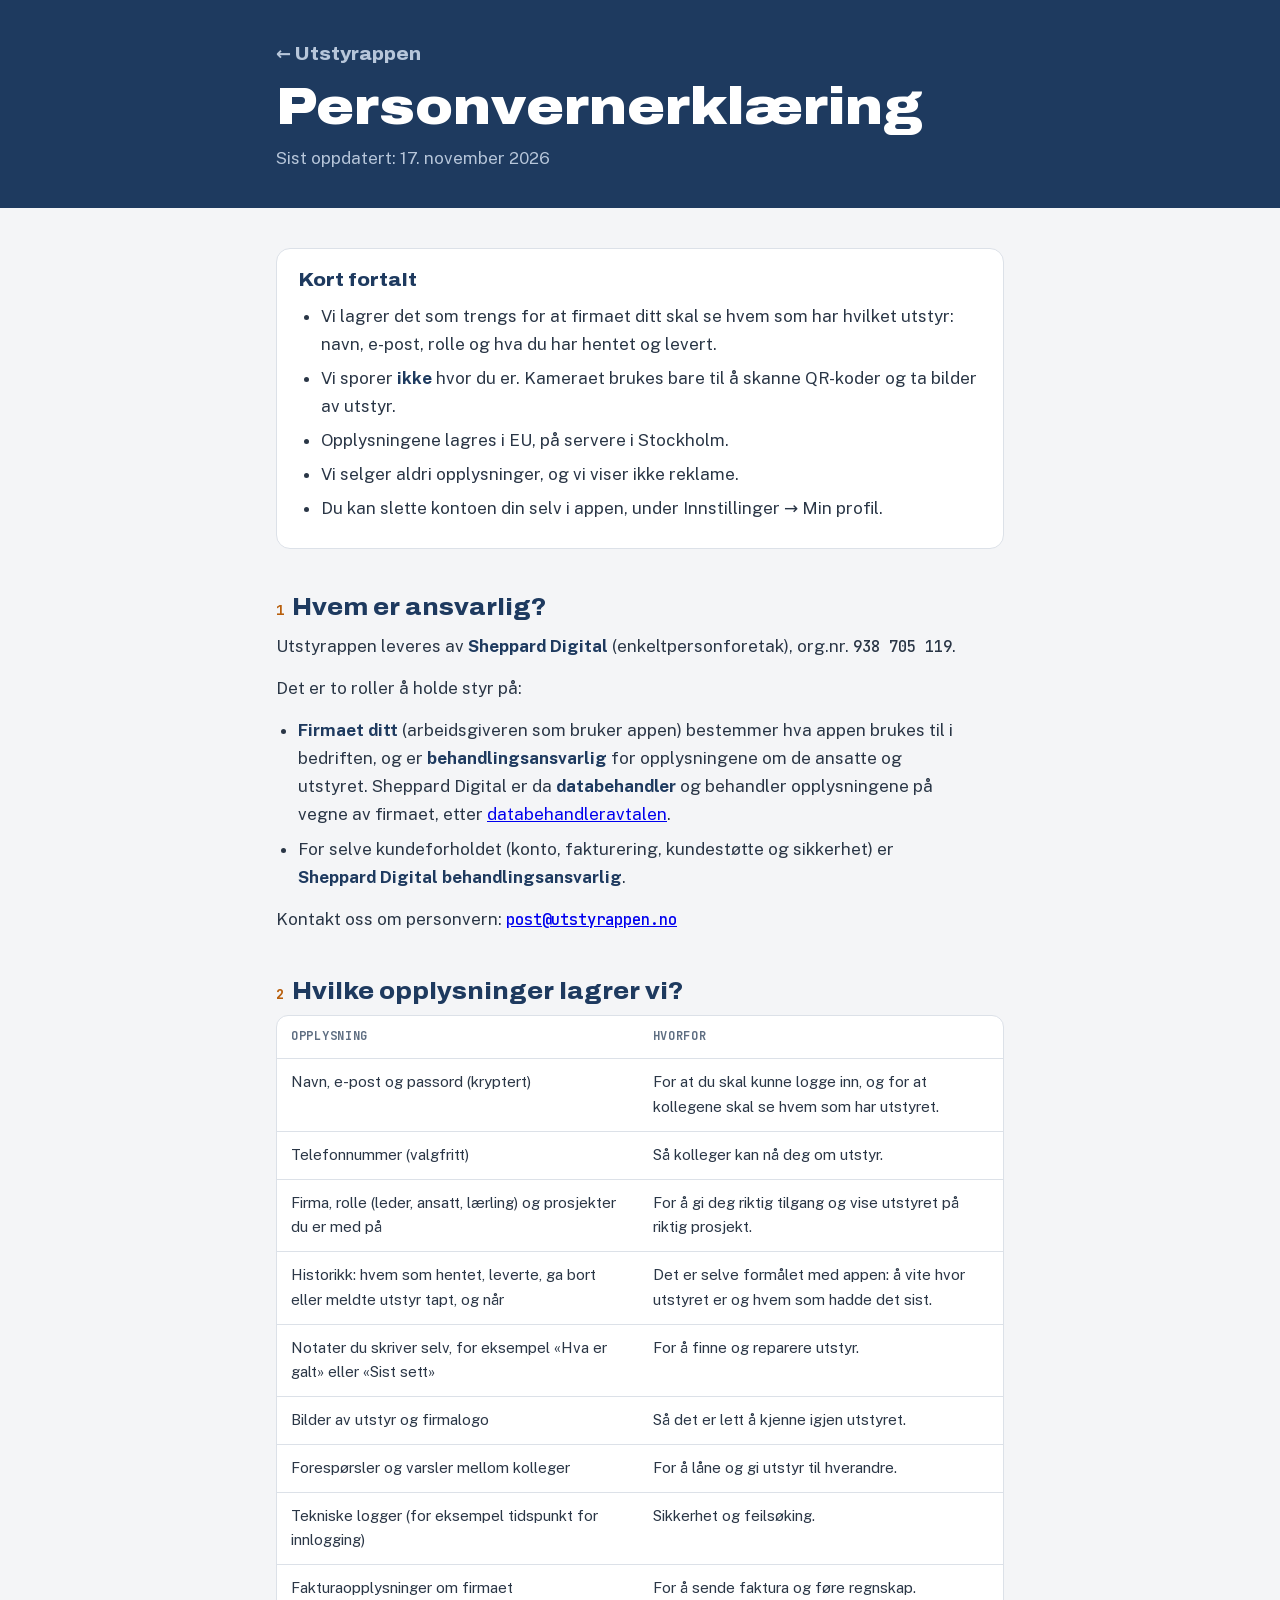
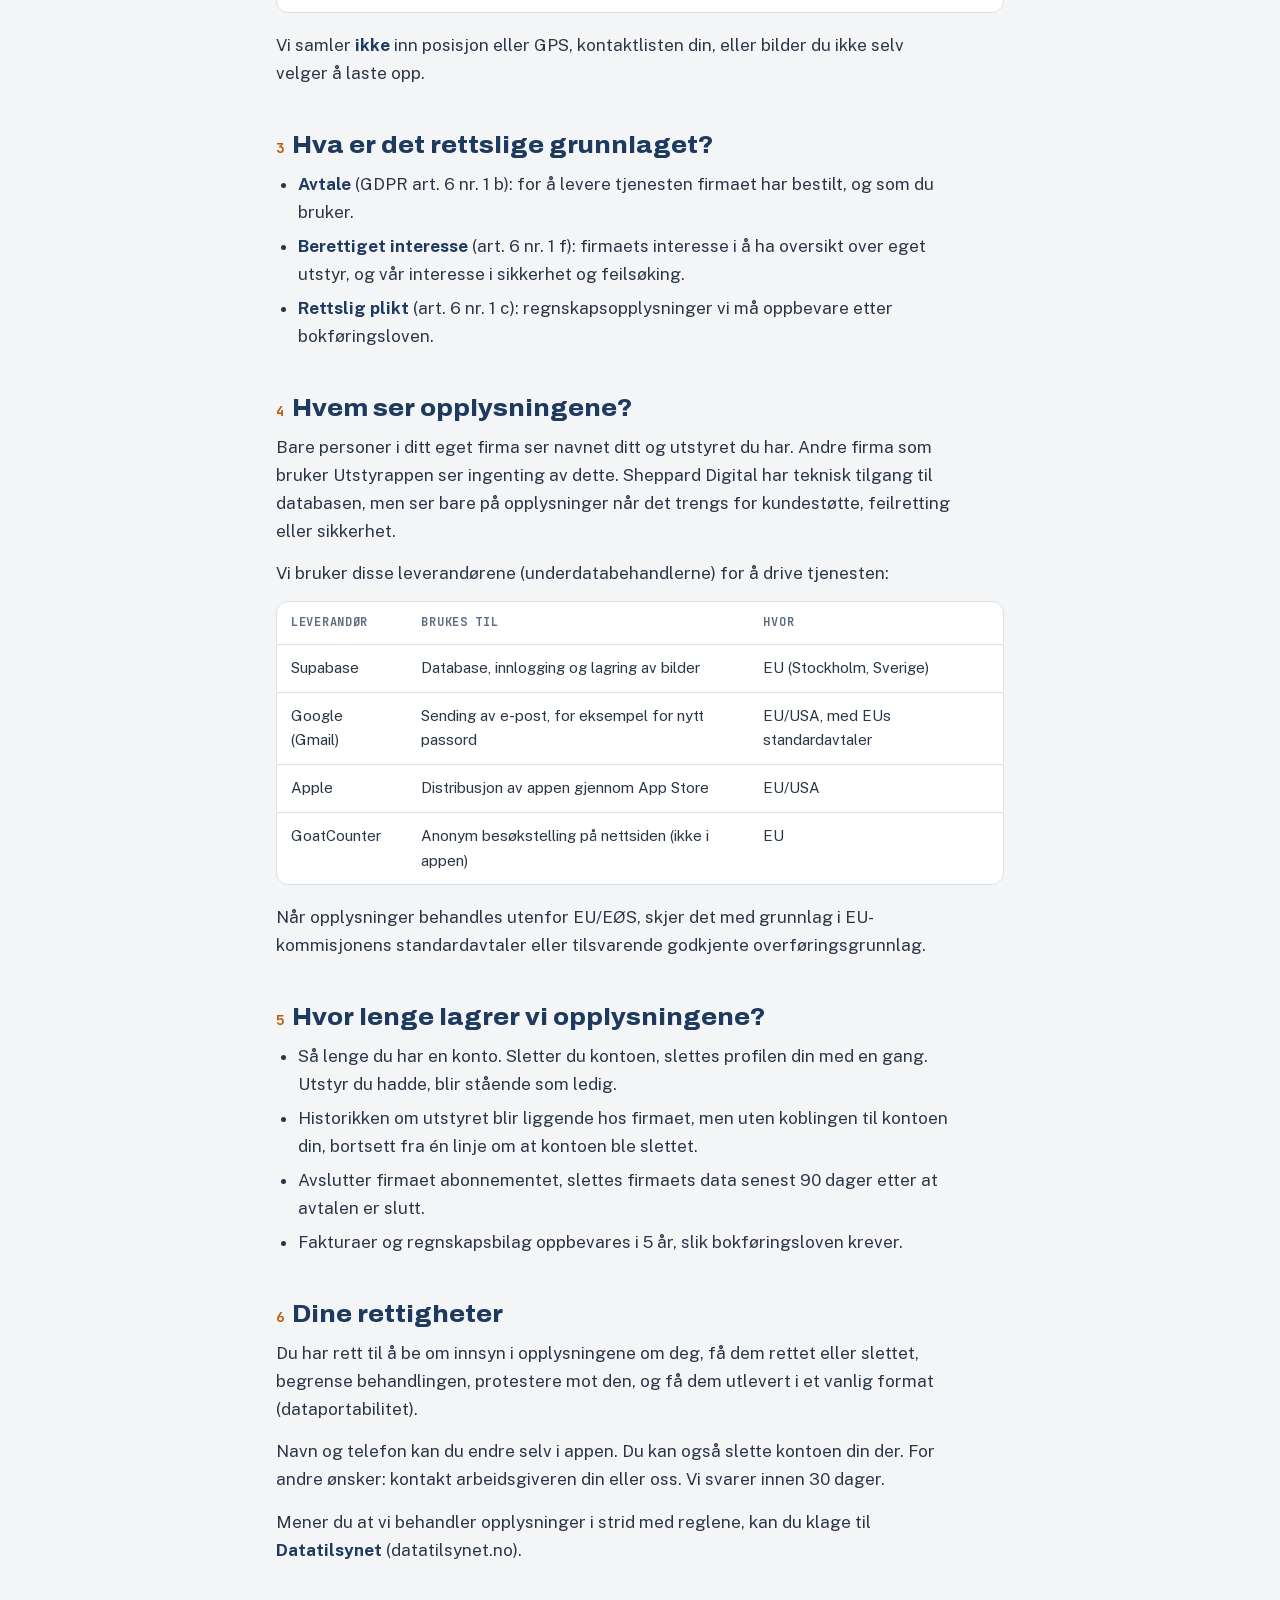
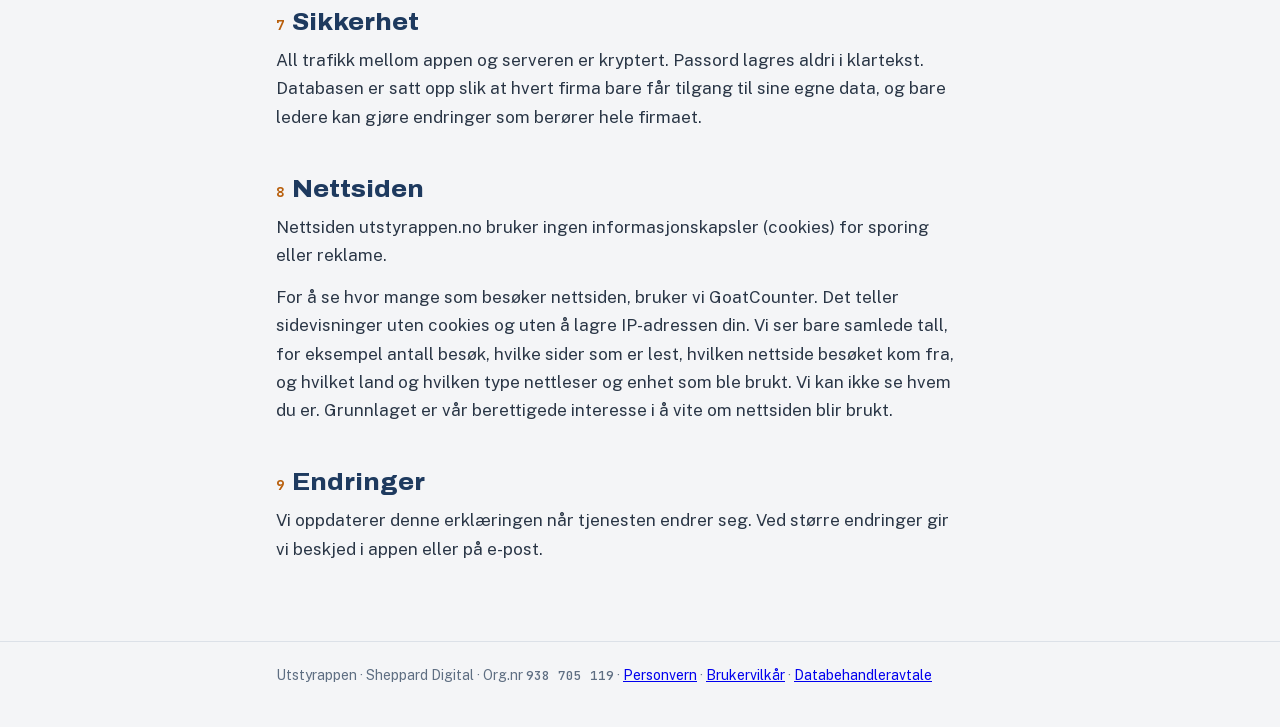
<file: personvern.html>
<!doctype html>
<html lang="nb">
<head>
<meta charset="utf-8">
<meta name="viewport" content="width=device-width, initial-scale=1, viewport-fit=cover">
<title>Personvernerklæring – Utstyrappen</title>
<meta name="description" content="Hvordan Utstyrappen behandler personopplysninger.">
<link rel="icon" href="favicon.svg" type="image/svg+xml">
<link rel="stylesheet" href="fonts.css">
<style>
html { -webkit-text-size-adjust: 100%; }
body { margin: 0; }
/* Layout: one readable legal column under the site's navy header band; tables for data and suppliers */
:root {
  --navy: #1E3A5F;
  --orange: #F28C28;
  --orange-ink: #B85F0C;
  --bg: #F4F5F7;
  --surface: #FFFFFF;
  --ink: #1E3A5F;
  --text: #2A3646;
  --muted: #5E6E82;
  --line: #DCE1E8;
  --todo-bg: #FFF1DD;
  --todo-ink: #6B3A00;
  --on-navy: #FFFFFF;
  --on-navy-muted: #B7C6DA;
  --font-display: "Archivo", "Arial Narrow", system-ui, sans-serif;
  --font-body: "Public Sans", system-ui, -apple-system, "Segoe UI", sans-serif;
  --font-mono: "JetBrains Mono", ui-monospace, "SF Mono", Menlo, monospace;
}
@media (prefers-color-scheme: dark) {
  :root:not([data-theme="light"]) {
    --navy: #17304F; --orange: #F59A3E; --orange-ink: #F59A3E; --bg: #0E1621; --surface: #172231;
    --ink: #E4ECF6; --text: #CFD9E6; --muted: #93A3B8; --line: #263447; --todo-bg: #3A2A12; --todo-ink: #FFD7A3;
    --on-navy: #FFFFFF; --on-navy-muted: #A9BAD0; color-scheme: dark;
  }
}
:root[data-theme="dark"] {
  --navy: #17304F; --orange: #F59A3E; --orange-ink: #F59A3E; --bg: #0E1621; --surface: #172231;
  --ink: #E4ECF6; --text: #CFD9E6; --muted: #93A3B8; --line: #263447; --todo-bg: #3A2A12; --todo-ink: #FFD7A3;
  --on-navy: #FFFFFF; --on-navy-muted: #A9BAD0; color-scheme: dark;
}
* { box-sizing: border-box; }
body { background: var(--bg); color: var(--text); font-family: var(--font-body); font-size: 17px; line-height: 1.65; }
.wrap { max-width: 760px; margin: 0 auto; padding-left: max(16px, env(safe-area-inset-left, 0px)); padding-right: max(16px, env(safe-area-inset-right, 0px)); }
header { background: var(--navy); color: var(--on-navy); }
header .wrap { padding-block: 40px 36px; display: grid; gap: 10px; }
.brand { font-family: var(--font-display); font-weight: 800; font-stretch: 110%; font-size: 18px; color: var(--on-navy-muted); }
h1 { font-family: var(--font-display); font-size: clamp(34px, 6vw, 52px); font-weight: 900; font-stretch: 112%; line-height: 1.05; margin: 0; text-wrap: balance; }
header p { color: var(--on-navy-muted); margin: 0; }
main .wrap { padding-block: 40px 64px; }
h2 { font-family: var(--font-display); color: var(--ink); font-size: 24px; font-weight: 800; font-stretch: 108%; margin: 44px 0 10px; text-wrap: balance; line-height: 1.2; }
h2 .num { font-family: var(--font-mono); font-size: 14px; color: var(--orange-ink); margin-right: 8px; font-weight: 700; }
p, ul { margin: 0 0 14px; max-width: 68ch; }
ul { padding-left: 22px; }
li { margin-bottom: 6px; }
strong { color: var(--ink); }
.summary { background: var(--surface); border: 1px solid var(--line); border-radius: 14px; padding: 20px 22px; }
.summary h2 { margin-top: 0; font-size: 19px; }
.summary ul { margin: 0; }
.table-wrap { overflow-x: auto; margin: 6px 0 18px; border: 1px solid var(--line); border-radius: 12px; background: var(--surface); }
table { border-collapse: collapse; width: 100%; font-size: 15px; min-width: 520px; }
th, td { text-align: left; vertical-align: top; padding: 11px 14px; border-bottom: 1px solid var(--line); }
th { font-family: var(--font-mono); font-size: 12px; letter-spacing: .06em; text-transform: uppercase; color: var(--muted); font-weight: 700; }
tr:last-child td { border-bottom: 0; }
.todo { background: var(--todo-bg); color: var(--todo-ink); border-radius: 6px; padding: 1px 6px; font-weight: 600; font-size: 0.92em; }
.draft { background: var(--orange); color: #1A1206; font-size: 14px; font-weight: 600; }
.draft .wrap { padding-block: 8px; text-align: center; }
.mono { font-family: var(--font-mono); font-size: 0.92em; }
footer { color: var(--muted); font-size: 14px; border-top: 1px solid var(--line); }
footer .wrap { padding-block: 22px 40px; }
</style>
</head>
<body>


<header>
  <div class="wrap">
    <a class="brand" href="/" style="text-decoration:none">← Utstyrappen</a>
    <h1>Personvernerklæring</h1>
    <p>Sist oppdatert: 17. november 2026</p>
  </div>
</header>

<main>
  <div class="wrap">
    <section class="summary" aria-labelledby="kort">
      <h2 id="kort">Kort fortalt</h2>
      <ul>
        <li>Vi lagrer det som trengs for at firmaet ditt skal se hvem som har hvilket utstyr: navn, e-post, rolle og hva du har hentet og levert.</li>
        <li>Vi sporer <strong>ikke</strong> hvor du er. Kameraet brukes bare til å skanne QR-koder og ta bilder av utstyr.</li>
        <li>Opplysningene lagres i EU, på servere i Stockholm.</li>
        <li>Vi selger aldri opplysninger, og vi viser ikke reklame.</li>
        <li>Du kan slette kontoen din selv i appen, under Innstillinger → Min profil.</li>
      </ul>
    </section>

    <h2><span class="num">1</span>Hvem er ansvarlig?</h2>
    <p>Utstyrappen leveres av <strong>Sheppard Digital</strong> (enkeltpersonforetak), org.nr. <span class="mono">938 705 119</span>.</p>
    <p>Det er to roller å holde styr på:</p>
    <ul>
      <li><strong>Firmaet ditt</strong> (arbeidsgiveren som bruker appen) bestemmer hva appen brukes til i bedriften, og er <strong>behandlingsansvarlig</strong> for opplysningene om de ansatte og utstyret. Sheppard Digital er da <strong>databehandler</strong> og behandler opplysningene på vegne av firmaet, etter <a href="databehandleravtale.html">databehandleravtalen</a>.</li>
      <li>For selve kundeforholdet (konto, fakturering, kundestøtte og sikkerhet) er <strong>Sheppard Digital behandlingsansvarlig</strong>.</li>
    </ul>
    <p>Kontakt oss om personvern: <a class="mono" href="mailto:post@utstyrappen.no">post@utstyrappen.no</a></p>

    <h2><span class="num">2</span>Hvilke opplysninger lagrer vi?</h2>
    <div class="table-wrap">
      <table>
        <thead><tr><th>Opplysning</th><th>Hvorfor</th></tr></thead>
        <tbody>
          <tr><td>Navn, e-post og passord (kryptert)</td><td>For at du skal kunne logge inn, og for at kollegene skal se hvem som har utstyret.</td></tr>
          <tr><td>Telefonnummer (valgfritt)</td><td>Så kolleger kan nå deg om utstyr.</td></tr>
          <tr><td>Firma, rolle (leder, ansatt, lærling) og prosjekter du er med på</td><td>For å gi deg riktig tilgang og vise utstyret på riktig prosjekt.</td></tr>
          <tr><td>Historikk: hvem som hentet, leverte, ga bort eller meldte utstyr tapt, og når</td><td>Det er selve formålet med appen: å vite hvor utstyret er og hvem som hadde det sist.</td></tr>
          <tr><td>Notater du skriver selv, for eksempel «Hva er galt» eller «Sist sett»</td><td>For å finne og reparere utstyr.</td></tr>
          <tr><td>Bilder av utstyr og firmalogo</td><td>Så det er lett å kjenne igjen utstyret.</td></tr>
          <tr><td>Forespørsler og varsler mellom kolleger</td><td>For å låne og gi utstyr til hverandre.</td></tr>
          <tr><td>Tekniske logger (for eksempel tidspunkt for innlogging)</td><td>Sikkerhet og feilsøking.</td></tr>
          <tr><td>Fakturaopplysninger om firmaet</td><td>For å sende faktura og føre regnskap.</td></tr>
        </tbody>
      </table>
    </div>
    <p>Vi samler <strong>ikke</strong> inn posisjon eller GPS, kontaktlisten din, eller bilder du ikke selv velger å laste opp.</p>

    <h2><span class="num">3</span>Hva er det rettslige grunnlaget?</h2>
    <ul>
      <li><strong>Avtale</strong> (GDPR art. 6 nr. 1 b): for å levere tjenesten firmaet har bestilt, og som du bruker.</li>
      <li><strong>Berettiget interesse</strong> (art. 6 nr. 1 f): firmaets interesse i å ha oversikt over eget utstyr, og vår interesse i sikkerhet og feilsøking.</li>
      <li><strong>Rettslig plikt</strong> (art. 6 nr. 1 c): regnskapsopplysninger vi må oppbevare etter bokføringsloven.</li>
    </ul>

    <h2><span class="num">4</span>Hvem ser opplysningene?</h2>
    <p>Bare personer i ditt eget firma ser navnet ditt og utstyret du har. Andre firma som bruker Utstyrappen ser ingenting av dette. Sheppard Digital har teknisk tilgang til databasen, men ser bare på opplysninger når det trengs for kundestøtte, feilretting eller sikkerhet.</p>
    <p>Vi bruker disse leverandørene (underdatabehandlerne) for å drive tjenesten:</p>
    <div class="table-wrap">
      <table>
        <thead><tr><th>Leverandør</th><th>Brukes til</th><th>Hvor</th></tr></thead>
        <tbody>
          <tr><td>Supabase</td><td>Database, innlogging og lagring av bilder</td><td>EU (Stockholm, Sverige)</td></tr>
          <tr><td>Google (Gmail)</td><td>Sending av e-post, for eksempel for nytt passord</td><td>EU/USA, med EUs standardavtaler</td></tr>
          <tr><td>Apple</td><td>Distribusjon av appen gjennom App Store</td><td>EU/USA</td></tr>
          <tr><td>GoatCounter</td><td>Anonym besøkstelling på nettsiden (ikke i appen)</td><td>EU</td></tr>
                  </tbody>
      </table>
    </div>
    <p>Når opplysninger behandles utenfor EU/EØS, skjer det med grunnlag i EU-kommisjonens standardavtaler eller tilsvarende godkjente overføringsgrunnlag.</p>

    <h2><span class="num">5</span>Hvor lenge lagrer vi opplysningene?</h2>
    <ul>
      <li>Så lenge du har en konto. Sletter du kontoen, slettes profilen din med en gang. Utstyr du hadde, blir stående som ledig.</li>
      <li>Historikken om utstyret blir liggende hos firmaet, men uten koblingen til kontoen din, bortsett fra én linje om at kontoen ble slettet.</li>
      <li>Avslutter firmaet abonnementet, slettes firmaets data senest 90 dager etter at avtalen er slutt.</li>
      <li>Fakturaer og regnskapsbilag oppbevares i 5 år, slik bokføringsloven krever.</li>
    </ul>

    <h2><span class="num">6</span>Dine rettigheter</h2>
    <p>Du har rett til å be om innsyn i opplysningene om deg, få dem rettet eller slettet, begrense behandlingen, protestere mot den, og få dem utlevert i et vanlig format (dataportabilitet).</p>
    <p>Navn og telefon kan du endre selv i appen. Du kan også slette kontoen din der. For andre ønsker: kontakt arbeidsgiveren din eller oss. Vi svarer innen 30 dager.</p>
    <p>Mener du at vi behandler opplysninger i strid med reglene, kan du klage til <strong>Datatilsynet</strong> (datatilsynet.no).</p>

    <h2><span class="num">7</span>Sikkerhet</h2>
    <p>All trafikk mellom appen og serveren er kryptert. Passord lagres aldri i klartekst. Databasen er satt opp slik at hvert firma bare får tilgang til sine egne data, og bare ledere kan gjøre endringer som berører hele firmaet.</p>

    <h2><span class="num">8</span>Nettsiden</h2>
    <p>Nettsiden utstyrappen.no bruker ingen informasjonskapsler (cookies) for sporing eller reklame.</p>
    <p>For å se hvor mange som besøker nettsiden, bruker vi GoatCounter. Det teller sidevisninger uten cookies og uten å lagre IP-adressen din. Vi ser bare samlede tall, for eksempel antall besøk, hvilke sider som er lest, hvilken nettside besøket kom fra, og hvilket land og hvilken type nettleser og enhet som ble brukt. Vi kan ikke se hvem du er. Grunnlaget er vår berettigede interesse i å vite om nettsiden blir brukt.</p>

    <h2><span class="num">9</span>Endringer</h2>
    <p>Vi oppdaterer denne erklæringen når tjenesten endrer seg. Ved større endringer gir vi beskjed i appen eller på e-post.</p>
  </div>
</main>

<footer><div class="wrap">Utstyrappen · Sheppard Digital · Org.nr <span class="mono">938 705 119</span> · <a href="personvern.html">Personvern</a> · <a href="vilkar.html">Brukervilkår</a> · <a href="databehandleravtale.html">Databehandleravtale</a></div></footer>
<script data-goatcounter="https://utstyrappen.goatcounter.com/count" async src="//gc.zgo.at/count.js"></script>
</body>
</html>
</file>
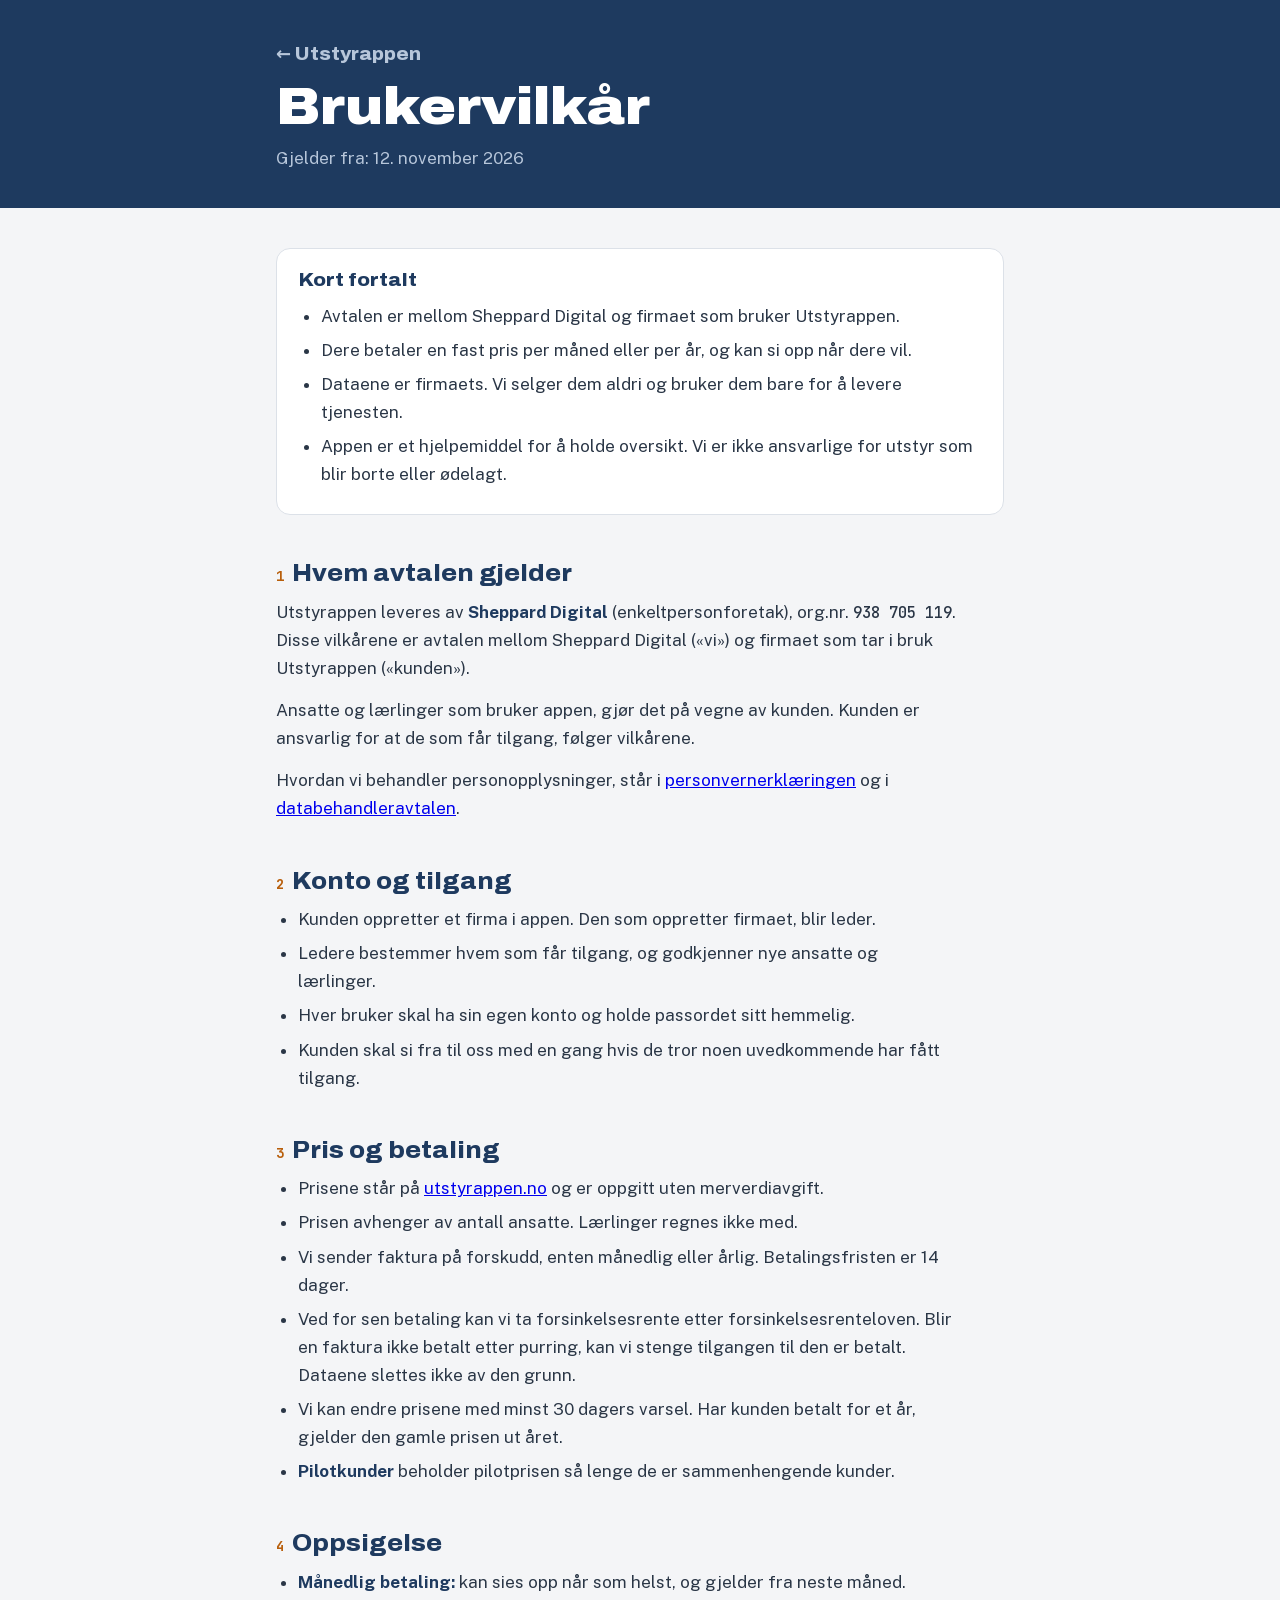
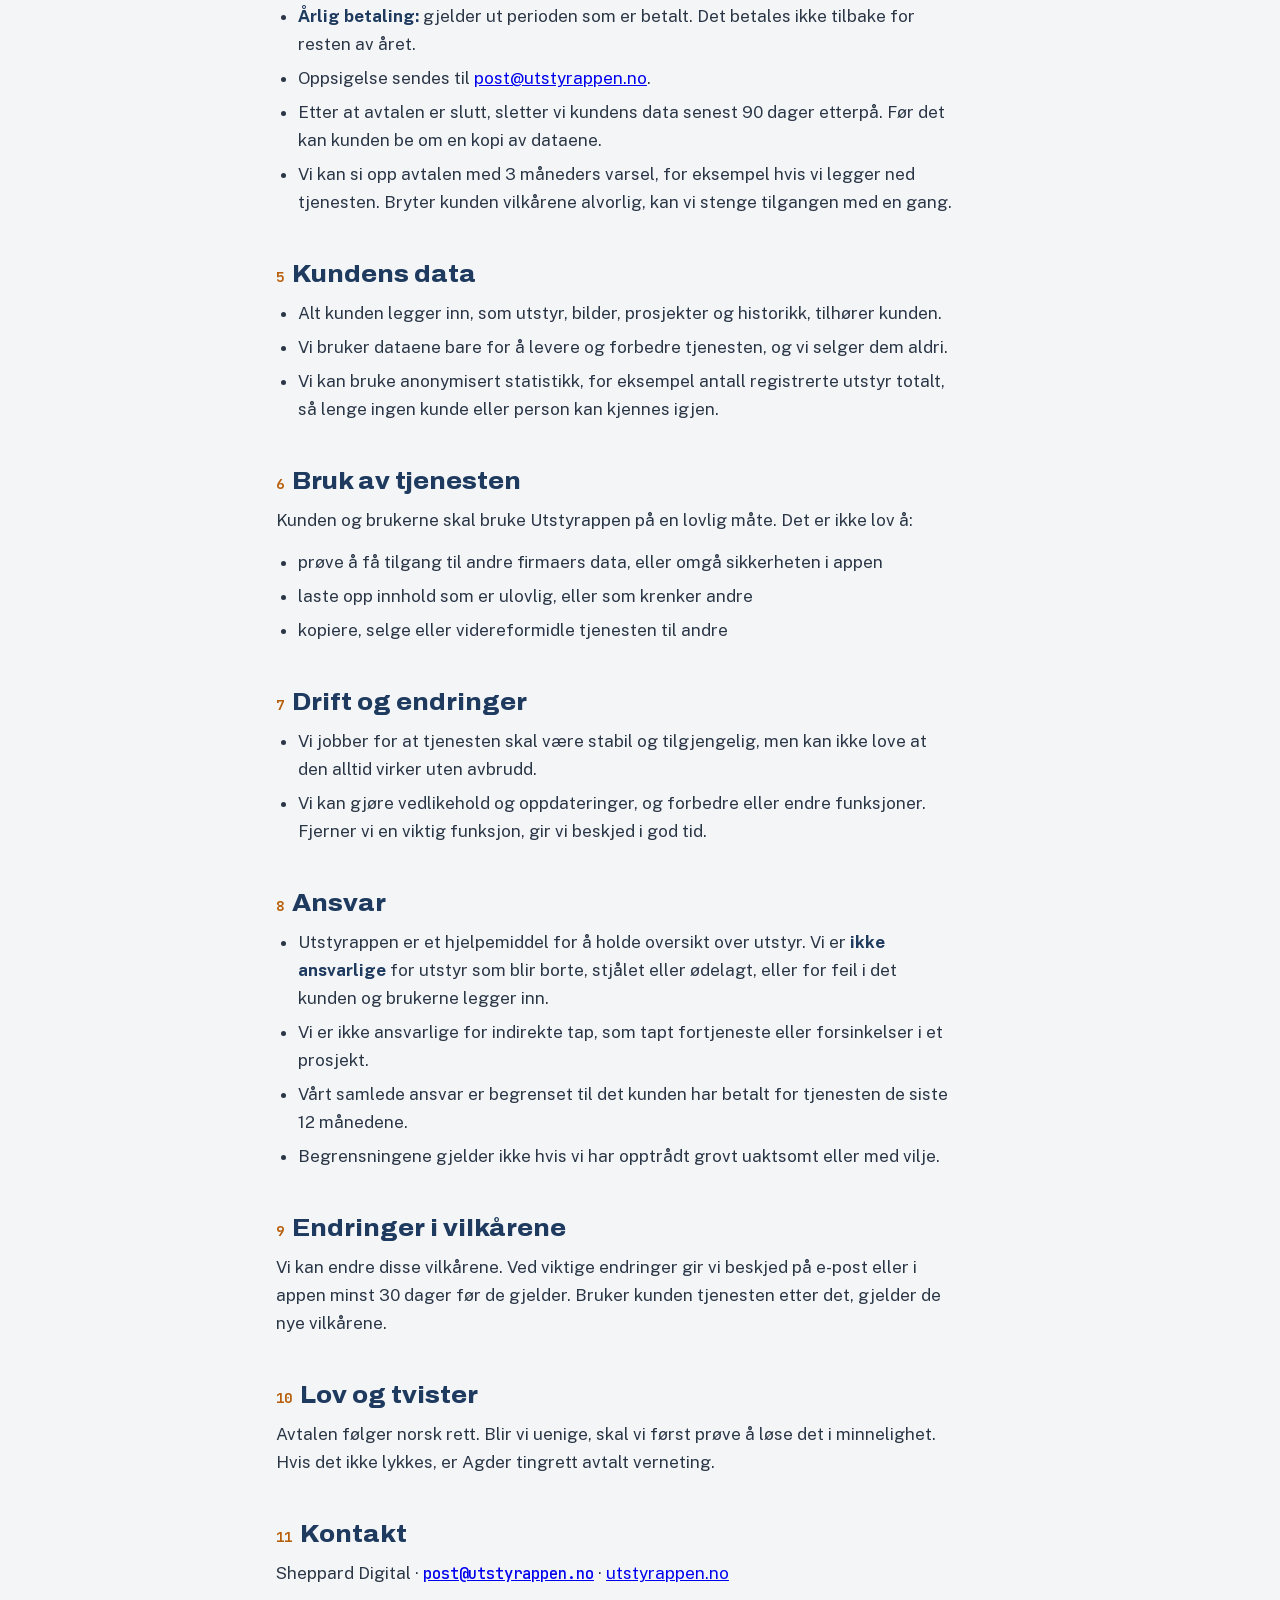
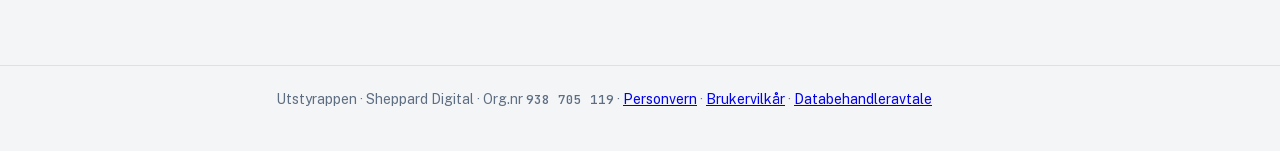
<file: vilkar.html>
<!doctype html>
<html lang="nb">
<head>
<meta charset="utf-8">
<meta name="viewport" content="width=device-width, initial-scale=1, viewport-fit=cover">
<title>Brukervilkår – Utstyrappen</title>
<meta name="description" content="Vilkårene for å bruke Utstyrappen.">
<link rel="icon" href="favicon.svg" type="image/svg+xml">
<link rel="stylesheet" href="fonts.css">
<style>
html { -webkit-text-size-adjust: 100%; }
body { margin: 0; }
/* Layout: one readable legal column under the site's navy header band; tables for data and suppliers */
:root {
  --navy: #1E3A5F;
  --orange: #F28C28;
  --orange-ink: #B85F0C;
  --bg: #F4F5F7;
  --surface: #FFFFFF;
  --ink: #1E3A5F;
  --text: #2A3646;
  --muted: #5E6E82;
  --line: #DCE1E8;
  --todo-bg: #FFF1DD;
  --todo-ink: #6B3A00;
  --on-navy: #FFFFFF;
  --on-navy-muted: #B7C6DA;
  --font-display: "Archivo", "Arial Narrow", system-ui, sans-serif;
  --font-body: "Public Sans", system-ui, -apple-system, "Segoe UI", sans-serif;
  --font-mono: "JetBrains Mono", ui-monospace, "SF Mono", Menlo, monospace;
}
@media (prefers-color-scheme: dark) {
  :root:not([data-theme="light"]) {
    --navy: #17304F; --orange: #F59A3E; --orange-ink: #F59A3E; --bg: #0E1621; --surface: #172231;
    --ink: #E4ECF6; --text: #CFD9E6; --muted: #93A3B8; --line: #263447; --todo-bg: #3A2A12; --todo-ink: #FFD7A3;
    --on-navy: #FFFFFF; --on-navy-muted: #A9BAD0; color-scheme: dark;
  }
}
:root[data-theme="dark"] {
  --navy: #17304F; --orange: #F59A3E; --orange-ink: #F59A3E; --bg: #0E1621; --surface: #172231;
  --ink: #E4ECF6; --text: #CFD9E6; --muted: #93A3B8; --line: #263447; --todo-bg: #3A2A12; --todo-ink: #FFD7A3;
  --on-navy: #FFFFFF; --on-navy-muted: #A9BAD0; color-scheme: dark;
}
* { box-sizing: border-box; }
body { background: var(--bg); color: var(--text); font-family: var(--font-body); font-size: 17px; line-height: 1.65; }
.wrap { max-width: 760px; margin: 0 auto; padding-left: max(16px, env(safe-area-inset-left, 0px)); padding-right: max(16px, env(safe-area-inset-right, 0px)); }
header { background: var(--navy); color: var(--on-navy); }
header .wrap { padding-block: 40px 36px; display: grid; gap: 10px; }
.brand { font-family: var(--font-display); font-weight: 800; font-stretch: 110%; font-size: 18px; color: var(--on-navy-muted); }
h1 { font-family: var(--font-display); font-size: clamp(34px, 6vw, 52px); font-weight: 900; font-stretch: 112%; line-height: 1.05; margin: 0; text-wrap: balance; }
header p { color: var(--on-navy-muted); margin: 0; }
main .wrap { padding-block: 40px 64px; }
h2 { font-family: var(--font-display); color: var(--ink); font-size: 24px; font-weight: 800; font-stretch: 108%; margin: 44px 0 10px; text-wrap: balance; line-height: 1.2; }
h2 .num { font-family: var(--font-mono); font-size: 14px; color: var(--orange-ink); margin-right: 8px; font-weight: 700; }
p, ul { margin: 0 0 14px; max-width: 68ch; }
ul { padding-left: 22px; }
li { margin-bottom: 6px; }
strong { color: var(--ink); }
.summary { background: var(--surface); border: 1px solid var(--line); border-radius: 14px; padding: 20px 22px; }
.summary h2 { margin-top: 0; font-size: 19px; }
.summary ul { margin: 0; }
.table-wrap { overflow-x: auto; margin: 6px 0 18px; border: 1px solid var(--line); border-radius: 12px; background: var(--surface); }
table { border-collapse: collapse; width: 100%; font-size: 15px; min-width: 520px; }
th, td { text-align: left; vertical-align: top; padding: 11px 14px; border-bottom: 1px solid var(--line); }
th { font-family: var(--font-mono); font-size: 12px; letter-spacing: .06em; text-transform: uppercase; color: var(--muted); font-weight: 700; }
tr:last-child td { border-bottom: 0; }
.todo { background: var(--todo-bg); color: var(--todo-ink); border-radius: 6px; padding: 1px 6px; font-weight: 600; font-size: 0.92em; }
.draft { background: var(--orange); color: #1A1206; font-size: 14px; font-weight: 600; }
.draft .wrap { padding-block: 8px; text-align: center; }
.mono { font-family: var(--font-mono); font-size: 0.92em; }
footer { color: var(--muted); font-size: 14px; border-top: 1px solid var(--line); }
footer .wrap { padding-block: 22px 40px; }
</style>
</head>
<body>


<header>
  <div class="wrap">
    <a class="brand" href="/" style="text-decoration:none">← Utstyrappen</a>
    <h1>Brukervilkår</h1>
    <p>Gjelder fra: 12. november 2026</p>
  </div>
</header>

<main>
  <div class="wrap">
    <section class="summary" aria-labelledby="kort">
      <h2 id="kort">Kort fortalt</h2>
      <ul>
        <li>Avtalen er mellom Sheppard Digital og firmaet som bruker Utstyrappen.</li>
        <li>Dere betaler en fast pris per måned eller per år, og kan si opp når dere vil.</li>
        <li>Dataene er firmaets. Vi selger dem aldri og bruker dem bare for å levere tjenesten.</li>
        <li>Appen er et hjelpemiddel for å holde oversikt. Vi er ikke ansvarlige for utstyr som blir borte eller ødelagt.</li>
      </ul>
    </section>

    <h2><span class="num">1</span>Hvem avtalen gjelder</h2>
    <p>Utstyrappen leveres av <strong>Sheppard Digital</strong> (enkeltpersonforetak), org.nr. <span class="mono">938 705 119</span>. Disse vilkårene er avtalen mellom Sheppard Digital («vi») og firmaet som tar i bruk Utstyrappen («kunden»).</p>
    <p>Ansatte og lærlinger som bruker appen, gjør det på vegne av kunden. Kunden er ansvarlig for at de som får tilgang, følger vilkårene.</p>
    <p>Hvordan vi behandler personopplysninger, står i <a href="personvern.html">personvernerklæringen</a> og i <a href="databehandleravtale.html">databehandleravtalen</a>.</p>

    <h2><span class="num">2</span>Konto og tilgang</h2>
    <ul>
      <li>Kunden oppretter et firma i appen. Den som oppretter firmaet, blir leder.</li>
      <li>Ledere bestemmer hvem som får tilgang, og godkjenner nye ansatte og lærlinger.</li>
      <li>Hver bruker skal ha sin egen konto og holde passordet sitt hemmelig.</li>
      <li>Kunden skal si fra til oss med en gang hvis de tror noen uvedkommende har fått tilgang.</li>
    </ul>

    <h2><span class="num">3</span>Pris og betaling</h2>
    <ul>
      <li>Prisene står på <a href="/#priser">utstyrappen.no</a> og er oppgitt uten merverdiavgift.</li>
      <li>Prisen avhenger av antall ansatte. Lærlinger regnes ikke med.</li>
      <li>Vi sender faktura på forskudd, enten månedlig eller årlig. Betalingsfristen er 14 dager.</li>
      <li>Ved for sen betaling kan vi ta forsinkelsesrente etter forsinkelsesrenteloven. Blir en faktura ikke betalt etter purring, kan vi stenge tilgangen til den er betalt. Dataene slettes ikke av den grunn.</li>
      <li>Vi kan endre prisene med minst 30 dagers varsel. Har kunden betalt for et år, gjelder den gamle prisen ut året.</li>
      <li><strong>Pilotkunder</strong> beholder pilotprisen så lenge de er sammenhengende kunder.</li>
    </ul>

    <h2><span class="num">4</span>Oppsigelse</h2>
    <ul>
      <li><strong>Månedlig betaling:</strong> kan sies opp når som helst, og gjelder fra neste måned.</li>
      <li><strong>Årlig betaling:</strong> gjelder ut perioden som er betalt. Det betales ikke tilbake for resten av året.</li>
      <li>Oppsigelse sendes til <a href="mailto:post@utstyrappen.no">post@utstyrappen.no</a>.</li>
      <li>Etter at avtalen er slutt, sletter vi kundens data senest 90 dager etterpå. Før det kan kunden be om en kopi av dataene.</li>
      <li>Vi kan si opp avtalen med 3 måneders varsel, for eksempel hvis vi legger ned tjenesten. Bryter kunden vilkårene alvorlig, kan vi stenge tilgangen med en gang.</li>
    </ul>

    <h2><span class="num">5</span>Kundens data</h2>
    <ul>
      <li>Alt kunden legger inn, som utstyr, bilder, prosjekter og historikk, tilhører kunden.</li>
      <li>Vi bruker dataene bare for å levere og forbedre tjenesten, og vi selger dem aldri.</li>
      <li>Vi kan bruke anonymisert statistikk, for eksempel antall registrerte utstyr totalt, så lenge ingen kunde eller person kan kjennes igjen.</li>
    </ul>

    <h2><span class="num">6</span>Bruk av tjenesten</h2>
    <p>Kunden og brukerne skal bruke Utstyrappen på en lovlig måte. Det er ikke lov å:</p>
    <ul>
      <li>prøve å få tilgang til andre firmaers data, eller omgå sikkerheten i appen</li>
      <li>laste opp innhold som er ulovlig, eller som krenker andre</li>
      <li>kopiere, selge eller videreformidle tjenesten til andre</li>
    </ul>

    <h2><span class="num">7</span>Drift og endringer</h2>
    <ul>
      <li>Vi jobber for at tjenesten skal være stabil og tilgjengelig, men kan ikke love at den alltid virker uten avbrudd.</li>
      <li>Vi kan gjøre vedlikehold og oppdateringer, og forbedre eller endre funksjoner. Fjerner vi en viktig funksjon, gir vi beskjed i god tid.</li>
    </ul>

    <h2><span class="num">8</span>Ansvar</h2>
    <ul>
      <li>Utstyrappen er et hjelpemiddel for å holde oversikt over utstyr. Vi er <strong>ikke ansvarlige</strong> for utstyr som blir borte, stjålet eller ødelagt, eller for feil i det kunden og brukerne legger inn.</li>
      <li>Vi er ikke ansvarlige for indirekte tap, som tapt fortjeneste eller forsinkelser i et prosjekt.</li>
      <li>Vårt samlede ansvar er begrenset til det kunden har betalt for tjenesten de siste 12 månedene.</li>
      <li>Begrensningene gjelder ikke hvis vi har opptrådt grovt uaktsomt eller med vilje.</li>
    </ul>

    <h2><span class="num">9</span>Endringer i vilkårene</h2>
    <p>Vi kan endre disse vilkårene. Ved viktige endringer gir vi beskjed på e-post eller i appen minst 30 dager før de gjelder. Bruker kunden tjenesten etter det, gjelder de nye vilkårene.</p>

    <h2><span class="num">10</span>Lov og tvister</h2>
    <p>Avtalen følger norsk rett. Blir vi uenige, skal vi først prøve å løse det i minnelighet. Hvis det ikke lykkes, er Agder tingrett avtalt verneting.</p>

    <h2><span class="num">11</span>Kontakt</h2>
    <p>Sheppard Digital · <a class="mono" href="mailto:post@utstyrappen.no">post@utstyrappen.no</a> · <a href="/">utstyrappen.no</a></p>
  </div>
</main>


<footer><div class="wrap">Utstyrappen · Sheppard Digital · Org.nr <span class="mono">938 705 119</span> · <a href="personvern.html">Personvern</a> · <a href="vilkar.html">Brukervilkår</a> · <a href="databehandleravtale.html">Databehandleravtale</a></div></footer>
<script data-goatcounter="https://utstyrappen.goatcounter.com/count" async src="//gc.zgo.at/count.js"></script>
</body>
</html>
</file>
<file: fonts.css>
/* Skriftene ligger på vår egen server (ingen henting fra Google ved besøk). Bare latinske tegn, inkl. æøå. */
@font-face { font-family: 'Archivo'; font-style: normal; font-weight: 400 900; font-stretch: 62% 125%; font-display: swap; src: url(fonts/Archivo.woff2) format('woff2'); }
@font-face { font-family: 'Public Sans'; font-style: normal; font-weight: 400 700; font-display: swap; src: url(fonts/PublicSans.woff2) format('woff2'); }
@font-face { font-family: 'JetBrains Mono'; font-style: normal; font-weight: 500 700; font-display: swap; src: url(fonts/JetBrainsMono.woff2) format('woff2'); }
</file>
